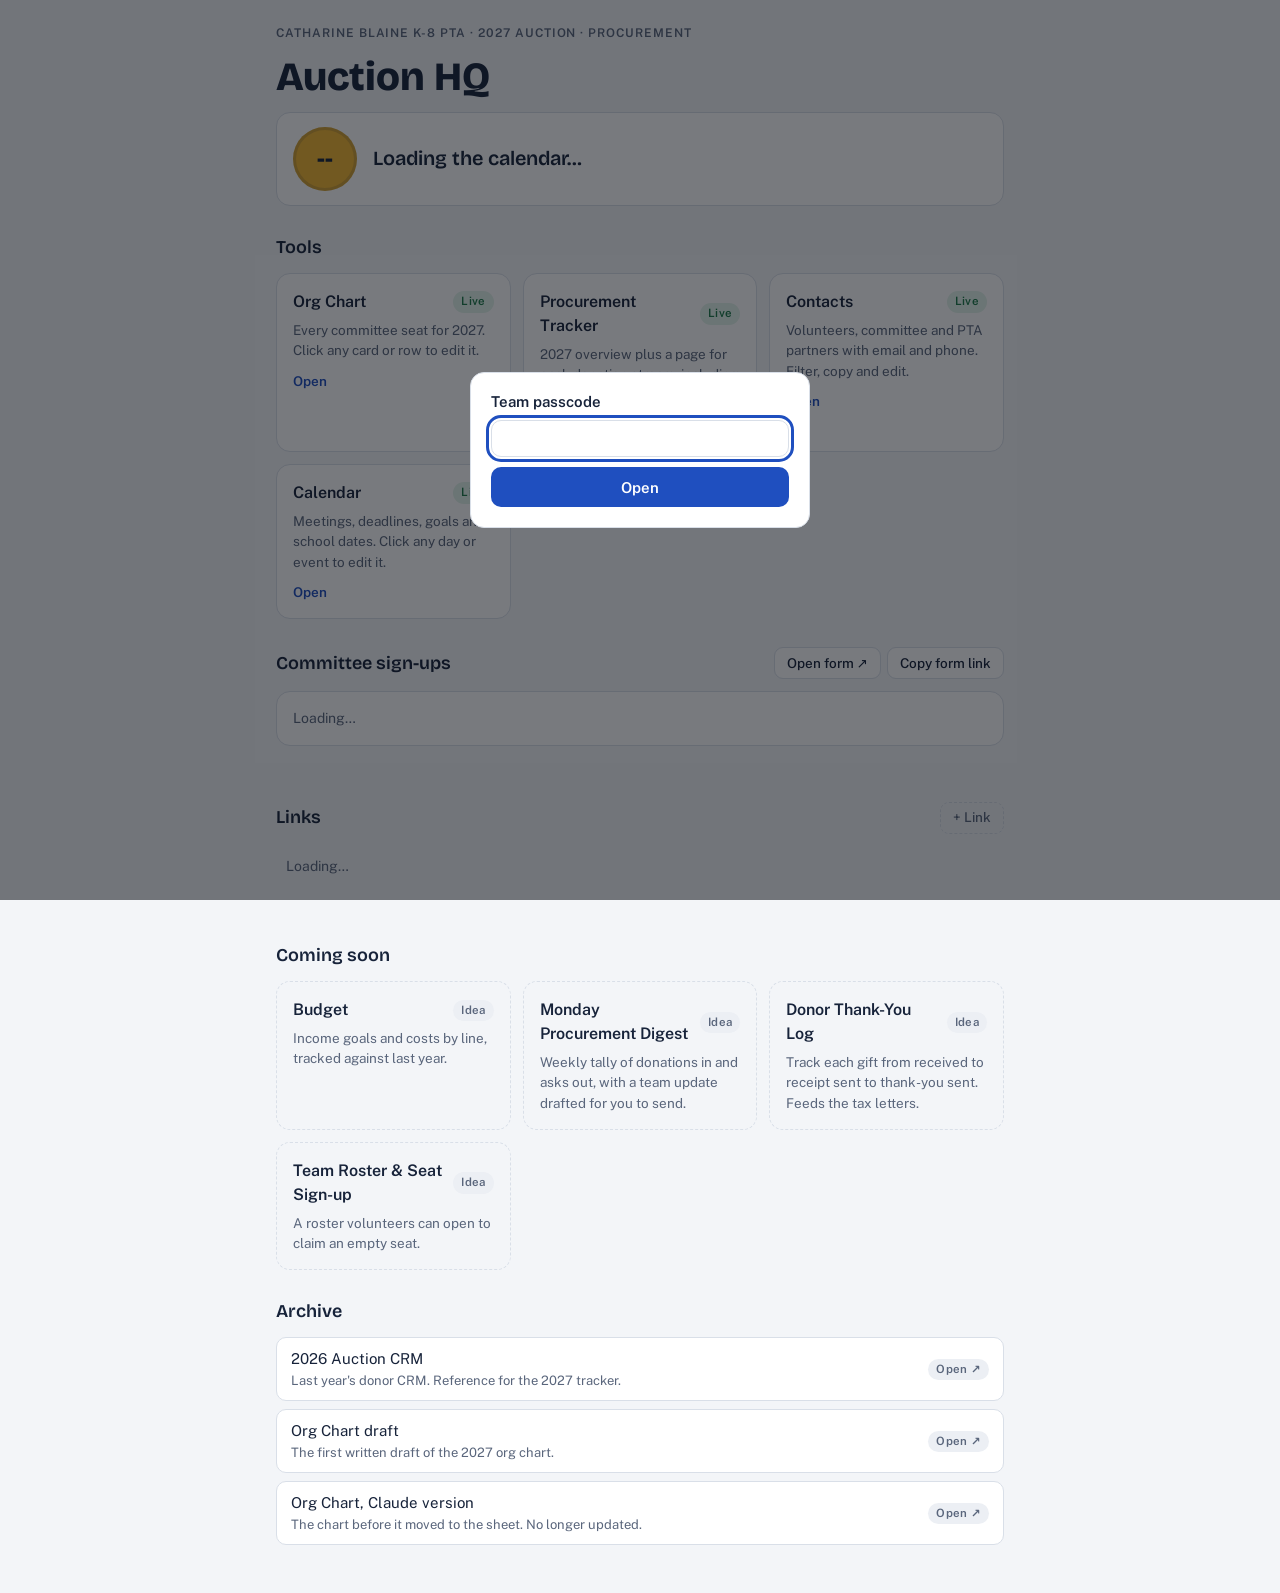
<file: index.html>
<!doctype html>
<html lang="en">
<head>
<meta charset="utf-8">
<meta name="viewport" content="width=device-width,initial-scale=1,viewport-fit=cover">
<title>Blaine Auction HQ</title>
<link rel="preconnect" href="https://fonts.googleapis.com">
<link rel="preconnect" href="https://fonts.gstatic.com" crossorigin>
<link rel="stylesheet" href="https://fonts.googleapis.com/css2?family=Bricolage+Grotesque:opsz,wght@12..96,600;12..96,800&family=Public+Sans:wght@400;500;600&display=swap">
<link rel="stylesheet" href="/lib/gate.css">
<style>
/* Layout: one narrow column. Countdown band on top (reads the Calendar tab), then tools, sign-ups, links, ideas, archive. */
:root {
  --bg: #f3f5f8; --surface: #ffffff; --sunk: #eceff4; --ink: #17233a; --muted: #5a667c; --line: #d9dfe8;
  --accent: #1f4fbf; --accent-ink: #ffffff; --paddle: #f2b632; --danger: #b0261d;
  --chip-live: #1d7a4a; --chip-live-bg: #e3f3ea; --chip-preview: #8a5a00; --chip-preview-bg: #fbefd2; --chip-idea-bg: #eceff4;
  --display: "Bricolage Grotesque", "Segoe UI", system-ui, sans-serif;
  --body: "Public Sans", "Segoe UI", system-ui, -apple-system, sans-serif;
  color-scheme: light;
}
@media (prefers-color-scheme: dark) {
  :root:not([data-theme="light"]) {
    --bg: #0f1520; --surface: #172131; --sunk: #222c3c; --ink: #e6ebf3; --muted: #9aa6ba; --line: #2a3648;
    --accent: #7ea2ff; --accent-ink: #0f1520; --danger: #ff958b;
    --chip-live: #7fd6a4; --chip-live-bg: #173328; --chip-preview: #f2c46a; --chip-preview-bg: #3a2f14; --chip-idea-bg: #222c3c;
    color-scheme: dark;
  }
}
* { box-sizing: border-box; }
body { margin: 0; background: var(--bg); color: var(--ink); font-family: var(--body); font-size: 15px; line-height: 1.5; }
button, input, select { font: inherit; color: inherit; }
[hidden] { display: none !important; }
.sr { position: absolute; width: 1px; height: 1px; overflow: hidden; clip: rect(0 0 0 0); white-space: nowrap; }
.wrap {
  max-width: 760px; margin: 0 auto;
  padding-left: max(16px, env(safe-area-inset-left, 0px)); padding-right: max(16px, env(safe-area-inset-right, 0px));
  padding-block: calc(24px + env(safe-area-inset-top, 0px)) 48px;
  display: grid; gap: 28px;
}
header { display: grid; gap: 14px; }
.eyebrow { font-size: 12px; letter-spacing: .08em; text-transform: uppercase; color: var(--muted); font-weight: 600; }
h1 { font-family: var(--display); font-weight: 800; font-size: clamp(28px, 6vw, 40px); line-height: 1.05; margin: 0; text-wrap: balance; }
.count { display: flex; align-items: center; gap: 16px; flex-wrap: wrap; background: var(--surface); border: 1px solid var(--line); border-radius: 14px; padding: 14px 16px; }
.paddle { flex: none; width: 64px; height: 64px; border-radius: 50%; background: var(--paddle); color: #17233a; display: grid; place-items: center;
  font-family: var(--display); font-weight: 800; font-size: 22px; font-variant-numeric: tabular-nums; box-shadow: inset 0 0 0 3px rgba(23,35,58,.15); }
.count-text { display: grid; gap: 2px; min-width: 0; flex: 1 1 240px; }
.count-big { font-family: var(--display); font-weight: 600; font-size: 20px; }
.count-sub { color: var(--muted); font-size: 13.5px; }
.target { justify-self: start; max-width: 100%; margin-top: 4px; padding: 4px 8px; border-radius: 8px; border: 1px solid var(--line); background: var(--bg); font-size: 13.5px; cursor: pointer; }
section { display: grid; gap: 12px; }
.sec-head { display: flex; justify-content: space-between; align-items: center; gap: 8px; flex-wrap: wrap; }
h2 { font-family: var(--display); font-weight: 600; font-size: 18px; margin: 0; }
h3 { font-size: 12px; letter-spacing: .06em; text-transform: uppercase; color: var(--muted); font-weight: 600; margin: 6px 0 0; }
.grid { display: grid; gap: 12px; grid-template-columns: repeat(auto-fill, minmax(220px, 1fr)); }
.tile { display: grid; gap: 6px; align-content: start; background: var(--surface); border: 1px solid var(--line); border-radius: 14px;
  padding: 16px; color: inherit; text-decoration: none; min-width: 0; transition: border-color .15s, transform .15s; }
a.tile:hover { border-color: var(--accent); transform: translateY(-1px); }
a:focus-visible, button:focus-visible, input:focus-visible, select:focus-visible { outline: 3px solid var(--accent); outline-offset: 2px; }
.tile-top { display: flex; justify-content: space-between; align-items: center; gap: 8px; }
.tile-name { font-weight: 600; font-size: 16px; }
.tile-desc { color: var(--muted); font-size: 13.5px; }
.open { color: var(--accent); font-weight: 600; font-size: 13.5px; margin-top: 4px; }
.chip { font-size: 11.5px; font-weight: 600; letter-spacing: .03em; padding: 2px 8px; border-radius: 999px; white-space: nowrap; }
.chip.live { color: var(--chip-live); background: var(--chip-live-bg); }
.chip.preview, .chip.new { color: var(--chip-preview); background: var(--chip-preview-bg); }
.chip.idea, .chip.archive { color: var(--muted); background: var(--chip-idea-bg); }
.tile.soon { background: transparent; border-style: dashed; }
.btn { display: inline-flex; align-items: center; gap: 6px; min-height: 32px; padding: 3px 12px; border-radius: 9px; border: 1px solid var(--line); background: var(--surface); cursor: pointer; font-size: 13.5px; font-weight: 500; text-decoration: none; color: inherit; }
.btn:hover { border-color: var(--muted); }
.btn.add { border-style: dashed; background: transparent; color: var(--muted); }
.btn:disabled { opacity: .5; cursor: default; }
.panel { background: var(--surface); border: 1px solid var(--line); border-radius: 14px; padding: 6px; display: grid; }
.row { display: flex; align-items: center; gap: 10px; padding: 9px 10px; min-width: 0; flex-wrap: wrap; }
.row + .row { border-top: 1px solid var(--line); }
.row .grow { flex: 1 1 220px; min-width: 0; display: grid; }
.row .sub { color: var(--muted); font-size: 13px; overflow-wrap: anywhere; }
.empty { color: var(--muted); padding: 10px; font-size: 14px; }
.links { display: grid; gap: 6px; }
.lk { display: flex; align-items: center; gap: 4px; min-width: 0; background: var(--surface); border: 1px solid var(--line); border-radius: 10px; padding: 2px 2px 2px 12px; }
.lk a { flex: 1; min-width: 0; color: inherit; text-decoration: none; padding: 6px 0; font-weight: 500; overflow: hidden; text-overflow: ellipsis; white-space: nowrap; }
.lk a:hover { color: var(--accent); }
.lk:hover .ic, .lk:focus-within .ic { opacity: 1; }
.ic { flex: none; width: 30px; height: 30px; border: 0; border-radius: 8px; background: transparent; color: var(--muted); cursor: pointer; opacity: .35; font-size: 14px; }
.ic:hover { background: var(--sunk); color: var(--ink); }
@media (hover: none) { .ic { opacity: .8; } }
.lgrid { display: grid; gap: 6px; grid-template-columns: repeat(auto-fill, minmax(220px, 1fr)); }
.lform { display: grid; gap: 6px; grid-template-columns: 1fr; background: var(--surface); border: 1px solid var(--accent); border-radius: 10px; padding: 8px; grid-column: 1 / -1; }
.lform input { width: 100%; padding: 6px 9px; border: 1px solid var(--line); border-radius: 8px; background: var(--bg); }
.lform .acts { display: flex; gap: 6px; justify-content: flex-end; flex-wrap: wrap; }
@media (min-width: 560px) { .lform { grid-template-columns: 1fr 1.4fr .8fr; } .lform .acts { grid-column: 1 / -1; } }
.msg { font-size: 13px; color: var(--muted); min-height: 1.2em; }
.msg.bad { color: var(--danger); }
.archive-list { display: grid; gap: 8px; }
.archive-list a { display: flex; justify-content: space-between; gap: 12px; align-items: center; padding: 10px 14px; border: 1px solid var(--line);
  border-radius: 10px; color: inherit; text-decoration: none; background: var(--surface); }
.archive-list a:hover { border-color: var(--accent); }
.archive-list span:first-child { min-width: 0; }
.arch-desc { display: block; color: var(--muted); font-size: 13px; }
@media (prefers-reduced-motion: reduce) { .tile { transition: none; } a.tile:hover { transform: none; } }
</style>
</head>
<body>
<div class="wrap">
  <header>
    <div class="eyebrow">Catharine Blaine K-8 PTA · 2027 Auction · Procurement</div>
    <h1>Auction HQ</h1>
    <div class="count" aria-live="polite">
      <div class="paddle" id="days">--</div>
      <div class="count-text">
        <div class="count-big" id="count-big">Loading the calendar…</div>
        <div class="count-sub" id="count-sub"></div>
        <label class="sr" for="target">Count down to</label>
        <select class="target" id="target" hidden></select>
      </div>
    </div>
  </header>

  <section aria-labelledby="h-tools"><h2 id="h-tools">Tools</h2><div class="grid" id="tools"></div></section>

  <section aria-labelledby="h-signup">
    <div class="sec-head">
      <h2 id="h-signup">Committee sign-ups</h2>
      <div style="display:flex;gap:6px;flex-wrap:wrap">
        <a class="btn" href="/signup/" target="_blank" rel="noopener">Open form ↗</a>
        <button type="button" class="btn" id="copyForm">Copy form link</button>
      </div>
    </div>
    <div class="panel" id="signups"><div class="empty">Loading…</div></div>
    <div class="msg" id="signupMsg" role="status"></div>
  </section>

  <section aria-labelledby="h-links">
    <div class="sec-head"><h2 id="h-links">Links</h2><button type="button" class="btn add" id="addLink">+ Link</button></div>
    <div class="links" id="links"><div class="empty">Loading…</div></div>
    <div class="msg" id="linkMsg" role="status"></div>
  </section>

  <section aria-labelledby="h-soon"><h2 id="h-soon">Coming soon</h2><div class="grid" id="soon"></div></section>
  <section aria-labelledby="h-archive"><h2 id="h-archive">Archive</h2><div class="archive-list" id="archive"></div></section>
</div>
<script type="module">
import { read, upsert, patch, remove, poll } from '/lib/api.js';

// Edit this block to add or change tools. status: "live", "preview", "idea" or "archive".
const FALLBACK = { id: '', date: '2027-05-01', title: 'Auction night', status: 'tentative' };
const TOOLS = [
  { name: "Org Chart", status: "live", url: "/org/",
    desc: "Every committee seat for 2027. Click any card or row to edit it." },
  { name: "Procurement Tracker", status: "live", url: "/tracker/",
    desc: "2027 overview plus a page for each donation stream, including the business donations CRM." },
  { name: "Contacts", status: "live", url: "/contacts/",
    desc: "Volunteers, committee and PTA partners with email and phone. Filter, copy and edit." },
  { name: "Calendar", status: "live", url: "/calendar/",
    desc: "Meetings, deadlines, goals and school dates. Click any day or event to edit it." },
  { name: "Budget", status: "idea", desc: "Income goals and costs by line, tracked against last year." },
  { name: "Monday Procurement Digest", status: "idea", desc: "Weekly tally of donations in and asks out, with a team update drafted for you to send." },
  { name: "Donor Thank-You Log", status: "idea", desc: "Track each gift from received to receipt sent to thank-you sent. Feeds the tax letters." },
  { name: "Team Roster & Seat Sign-up", status: "idea", desc: "A roster volunteers can open to claim an empty seat." },
  { name: "2026 Auction CRM", status: "archive", url: "https://blaine-pta-crm.vercel.app", desc: "Last year's donor CRM. Reference for the 2027 tracker." },
  { name: "Org Chart draft", status: "archive", url: "https://claude.ai/artifact/SJfLBDiDGaYRtyHWgRMaPJ", desc: "The first written draft of the 2027 org chart." },
  { name: "Org Chart, Claude version", status: "archive", url: "https://claude.ai/artifact/Vjj26xwkQd9d2E6Ufk1qCY",
    desc: "The chart before it moved to the sheet. No longer updated." }
];

const $ = id => document.getElementById(id);
const CHIP = { live: "Live", preview: "Preview", idea: "Idea", archive: "Archive" };
const el = (tag, cls, text) => { const n = document.createElement(tag); if (cls) n.className = cls; if (text != null) n.textContent = text; return n; };
const external = url => /^https?:/.test(url);
const rid = p => p + Date.now().toString(36) + Math.random().toString(36).slice(2, 6);
function link(a, url) { a.href = url; if (external(url)) { a.target = "_blank"; a.rel = "noopener"; } }
function say(id, text, bad) { const m = $(id); m.textContent = text || ''; m.classList.toggle('bad', !!bad); }

/* ---------- tools ---------- */
function tile(t) {
  const isLink = !!t.url && t.status !== "idea";
  const n = el(isLink ? "a" : "div", "tile" + (isLink ? "" : " soon"));
  if (isLink) link(n, t.url);
  const top = el("div", "tile-top");
  top.append(el("span", "tile-name", t.name), el("span", "chip " + t.status, CHIP[t.status] || t.status));
  n.append(top, el("div", "tile-desc", t.desc));
  if (isLink) n.append(el("div", "open", external(t.url) ? "Open ↗" : "Open"));
  return n;
}
function renderTools() {
  const tools = $("tools"), soon = $("soon"), arch = $("archive");
  TOOLS.forEach(t => {
    if (t.status === "archive") {
      const a = el("a"); link(a, t.url);
      const left = el("span"); left.append(el("span", null, t.name), el("span", "arch-desc", t.desc));
      a.append(left, el("span", "chip archive", "Open ↗"));
      arch.append(a);
    } else if (t.status === "idea") soon.append(tile(t));
    else tools.append(tile(t));
  });
  arch.closest("section").hidden = !arch.children.length;
  soon.closest("section").hidden = !soon.children.length;
}

/* ---------- countdown: auction night plus major milestones from the Calendar tab ---------- */
const MAJOR = ['deadline', 'goal', 'event'];
const KEY = 'hq.countdown';
let calendar = [];
function todayPT() {
  return new Intl.DateTimeFormat("en-CA", { timeZone: "America/Los_Angeles", year: "numeric", month: "2-digit", day: "2-digit" }).format(new Date());
}
const daysTo = d => Math.round((new Date(d + "T00:00:00Z") - new Date(todayPT() + "T00:00:00Z")) / 86400000);
const longDate = d => new Date(d + "T12:00:00Z").toLocaleDateString("en-US", { weekday: "long", month: "long", day: "numeric", year: "numeric", timeZone: "UTC" });
const shortDate = d => new Date(d + "T12:00:00Z").toLocaleDateString("en-US", { month: "short", day: "numeric", timeZone: "UTC" });
function auctionRow() {
  return calendar.find(r => /auction night/i.test(r.title)) || calendar.find(r => r.type === 'event' && /auction/i.test(r.title)) || FALLBACK;
}
function targets() {
  const a = auctionRow(), today = todayPT();
  const rest = calendar.filter(r => r !== a && r.date >= today && r.status !== 'done' && MAJOR.includes(r.type))
    .sort((x, y) => x.date.localeCompare(y.date) || String(x.time).localeCompare(String(y.time)));
  return [a, ...rest];
}
function readKey() { try { return localStorage.getItem(KEY) || ''; } catch (e) { return ''; } }
function renderCountdown() {
  const list = targets(), sel = $("target");
  const want = sel.value || readKey();
  sel.innerHTML = '';
  list.forEach((r, i) => {
    const o = el("option", null, (i === 0 ? r.title : shortDate(r.date) + " · " + r.title) + " · " + daysTo(r.date) + "d");
    o.value = r.id || 'auction';
    sel.append(o);
  });
  if ([...sel.options].some(o => o.value === want)) sel.value = want;
  sel.hidden = list.length < 2;
  const r = list.find(x => (x.id || 'auction') === sel.value) || list[0];
  const days = daysTo(r.date), d = $("days"), big = $("count-big");
  const name = r === list[0] ? "auction night" : r.title;
  if (days > 0) { d.textContent = days; big.textContent = (days === 1 ? "day" : "days") + " to " + name; }
  else if (days === 0) { d.textContent = "0"; big.textContent = r.title + " is today"; }
  else { d.textContent = "✓"; big.textContent = r.title + " has passed"; }
  const weeks = days > 13 ? " · about " + Math.round(days / 7) + " weeks" : "";
  $("count-sub").textContent = longDate(r.date) + (r.status === 'tentative' ? " (tentative)" : "") + weeks;
}
$("target").addEventListener("change", e => { try { localStorage.setItem(KEY, e.target.value); } catch (x) {} renderCountdown(); });

/* ---------- links: the Links tab, click the pencil to edit in place ---------- */
let links = [], editing = null, armed = null, linkBusy = false;
const byOrder = (a, b) => (Number(a.order) || 0) - (Number(b.order) || 0);
function groups() { const g = []; links.slice().sort(byOrder).forEach(l => { const k = l.group || 'Main'; if (!g.includes(k)) g.push(k); }); return g; }
function linkForm(l) {
  const f = el("form", "lform");
  f.innerHTML = `<input name="name" placeholder="Name" aria-label="Link name" required>
    <input name="url" placeholder="https://…" aria-label="Link address" required>
    <input name="group" placeholder="Group" aria-label="Group" list="groupList">
    <div class="acts">${l.id ? '<button type="button" class="btn" data-del>Delete</button>' : ''}<button type="button" class="btn" data-cancel>Cancel</button><button type="submit" class="btn">Save</button></div>`;
  f.elements.name.value = l.name || ''; f.elements.url.value = l.url || ''; f.elements.group.value = l.group || 'Main';
  f.addEventListener("submit", e => { e.preventDefault(); saveLink(l, f); });
  f.querySelector("[data-cancel]").addEventListener("click", () => { editing = null; renderLinks(); });
  const del = f.querySelector("[data-del]");
  if (del) del.addEventListener("click", () => deleteLink(l, del));
  f.addEventListener("keydown", e => { if (e.key === "Escape") { editing = null; renderLinks(); } });
  return f;
}
function renderLinks() {
  const host = $("links"); host.textContent = '';
  const dl = el("datalist"); dl.id = "groupList"; groups().forEach(g => { const o = el("option"); o.value = g; dl.append(o); }); host.append(dl);
  if (!links.length && editing !== 'new') host.append(el("div", "empty", "No links yet."));
  groups().forEach(g => {
    host.append(el("h3", null, g));
    const grid = el("div", "lgrid");
    links.filter(l => (l.group || 'Main') === g).sort(byOrder).forEach(l => {
      if (editing === l.id) { grid.append(linkForm(l)); return; }
      const row = el("div", "lk");
      const a = el("a", null, l.name || l.url); link(a, l.url); a.title = l.url;
      const ed = el("button", "ic", "✎"); ed.type = "button"; ed.setAttribute("aria-label", "Edit " + l.name);
      ed.addEventListener("click", () => { editing = l.id; armed = null; renderLinks(); focusForm(); });
      row.append(a, ed); grid.append(row);
    });
    host.append(grid);
  });
  if (editing === 'new') { const grid = el("div", "lgrid"); grid.append(linkForm({ group: groups()[0] || 'Main' })); host.append(grid); }
}
function focusForm() { setTimeout(() => { const f = document.querySelector(".lform input"); if (f) f.focus(); }, 0); }
async function saveLink(l, f) {
  if (linkBusy) return;
  const v = k => f.elements[k].value.trim();
  let url = v('url'); if (url && !/^https?:\/\//i.test(url)) url = 'https://' + url;
  const row = { id: l.id || rid('ln-'), name: v('name'), url, group: v('group') || 'Main', note: l.note || '',
    order: l.order || String(Math.max(0, ...links.map(x => Number(x.order) || 0)) + 1), updatedAt: new Date().toISOString() };
  if (!row.name || !row.url) return;
  linkBusy = true; say('linkMsg', 'Saving…');
  try { await upsert('Links', row); const i = links.findIndex(x => x.id === row.id); if (i > -1) links[i] = row; else links.push(row); editing = null; renderLinks(); say('linkMsg', 'Saved'); }
  catch (e) { say('linkMsg', 'Not saved. Try again.', true); }
  linkBusy = false;
}
async function deleteLink(l, btn) {
  if (linkBusy) return;
  if (armed !== l.id) { armed = l.id; btn.textContent = 'Delete?'; return; }
  linkBusy = true; say('linkMsg', 'Deleting…');
  try { await remove('Links', l.id); links = links.filter(x => x.id !== l.id); editing = null; armed = null; renderLinks(); say('linkMsg', 'Deleted'); }
  catch (e) { say('linkMsg', 'Not deleted. Try again.', true); }
  linkBusy = false;
}
$("addLink").addEventListener("click", () => { editing = 'new'; renderLinks(); focusForm(); });

/* ---------- committee sign-ups: the public /signup/ form writes to the Signups tab ---------- */
let signups = [];
const TEAM = h => /event night|set up|decor/i.test(h) ? 'Event' : 'Procurement';
function renderSignups() {
  const host = $("signups"); host.textContent = '';
  if (!signups.length) { host.append(el("div", "empty", "No sign-ups yet.")); return; }
  signups.slice().sort((a, b) => String(b.at).localeCompare(String(a.at))).forEach(s => {
    const row = el("div", "row"), g = el("div", "grow");
    g.append(el("strong", null, s.name), el("span", "sub", [s.help, s.email, s.phone].filter(Boolean).join(" · ")));
    if (s.note) g.append(el("span", "sub", s.note));
    row.append(g);
    if (s.status === 'added') row.append(el("span", "chip live", "In Contacts"));
    else {
      const b = el("button", "btn", "Add to Contacts"); b.type = "button";
      b.addEventListener("click", () => addContact(s, b));
      row.append(el("span", "chip new", "New"), b);
    }
    host.append(row);
  });
}
async function addContact(s, btn) {
  btn.disabled = true; say('signupMsg', 'Adding…');
  const c = { id: rid('c-'), name: s.name, role: s.help || '', email: s.email || '', phone: s.phone || '', status: '2027', team: TEAM(s.help || ''),
    notes: s.note ? 'Signed up: ' + s.note : 'Signed up on the form', updatedAt: new Date().toISOString() };
  try { await upsert('Contacts', c); await patch('Signups', s.id, { status: 'added', updatedAt: c.updatedAt }); s.status = 'added'; renderSignups(); say('signupMsg', s.name + ' added to Contacts.'); }
  catch (e) { btn.disabled = false; say('signupMsg', 'Not added. Try again.', true); }
}
$("copyForm").addEventListener("click", async () => {
  try { await navigator.clipboard.writeText(location.origin + "/signup/"); $("copyForm").textContent = "Copied"; setTimeout(() => { $("copyForm").textContent = "Copy form link"; }, 1200); }
  catch (e) { say('signupMsg', location.origin + "/signup/"); }
});

/* ---------- start ---------- */
renderTools();
async function load(first) {
  if (editing || linkBusy) return;
  try {
    const t = await read(['Calendar', 'Links', 'Signups']);
    calendar = (t.Calendar || []).filter(r => r.date && r.title);
    links = (t.Links || []).filter(l => l.id && l.url);
    signups = (t.Signups || []).filter(s => s.id);
    renderCountdown(); renderLinks(); renderSignups();
  } catch (e) {
    if (first) { renderCountdown(); $("links").innerHTML = '<div class="empty">Links couldn’t load. Reload the page.</div>'; $("signups").innerHTML = '<div class="empty">Sign-ups couldn’t load.</div>'; }
  }
}
load(true);
poll(() => load(false), 60000);
</script>
</body>
</html>
</file>
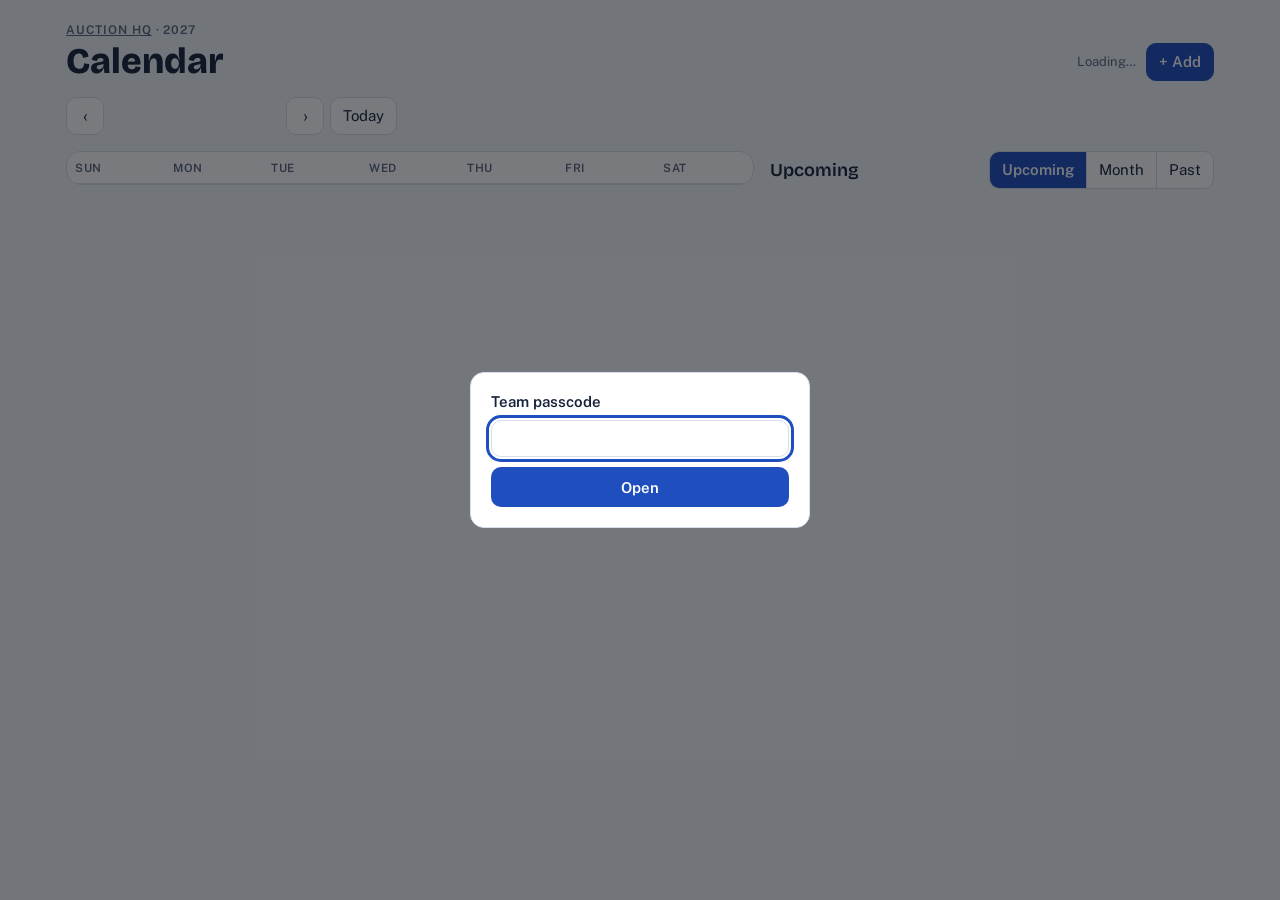
<file: calendar/index.html>
<!doctype html>
<html lang="en">
<head>
<meta charset="utf-8">
<meta name="viewport" content="width=device-width,initial-scale=1,viewport-fit=cover">
<title>Blaine Auction Calendar</title>
<link rel="preconnect" href="https://fonts.googleapis.com">
<link rel="preconnect" href="https://fonts.gstatic.com" crossorigin>
<link rel="stylesheet" href="https://fonts.googleapis.com/css2?family=Bricolage+Grotesque:opsz,wght@12..96,600;12..96,800&family=Public+Sans:wght@400;500;600&display=swap">
<link rel="stylesheet" href="/lib/gate.css">
<style>
/* Layout: month grid beside a list. Click a day to see it and add to it; click an event to edit it in place. Every change saves to the sheet's Calendar tab. Shares Auction HQ's palette. */
:root {
  --bg: #f3f5f8; --surface: #ffffff; --sunk: #eceff4; --ink: #17233a; --muted: #5a667c; --line: #d9dfe8;
  --accent: #1f4fbf; --accent-ink: #ffffff; --danger: #b0261d; --today: #f2b632;
  --meeting: #2a59a3; --meeting-bg: #e4ecf8;
  --deadline: #b0261d; --deadline-bg: #fbe6e4;
  --goal: #8a5a00; --goal-bg: #fbefd2;
  --school: #1d7a4a; --school-bg: #e3f3ea;
  --event: #6b3fa0; --event-bg: #efe7f8;
  --display: "Bricolage Grotesque", "Segoe UI", system-ui, sans-serif;
  --body: "Public Sans", "Segoe UI", system-ui, -apple-system, sans-serif;
  color-scheme: light;
}
@media (prefers-color-scheme: dark) {
  :root:not([data-theme="light"]) {
    --bg: #0f1520; --surface: #172131; --sunk: #222c3c; --ink: #e6ebf3; --muted: #9aa6ba; --line: #2a3648;
    --accent: #7ea2ff; --accent-ink: #0f1520; --danger: #ff958b;
    --meeting: #93b8f6; --meeting-bg: #18263d; --deadline: #ff958b; --deadline-bg: #3b1a18;
    --goal: #f2c46a; --goal-bg: #3a2f14; --school: #7fd6a4; --school-bg: #173328; --event: #c9a6f2; --event-bg: #2c1f3d;
    color-scheme: dark;
  }
}
:root[data-theme="dark"] {
  --bg: #0f1520; --surface: #172131; --sunk: #222c3c; --ink: #e6ebf3; --muted: #9aa6ba; --line: #2a3648;
  --accent: #7ea2ff; --accent-ink: #0f1520; --danger: #ff958b;
  --meeting: #93b8f6; --meeting-bg: #18263d; --deadline: #ff958b; --deadline-bg: #3b1a18;
  --goal: #f2c46a; --goal-bg: #3a2f14; --school: #7fd6a4; --school-bg: #173328; --event: #c9a6f2; --event-bg: #2c1f3d;
  color-scheme: dark;
}
* { box-sizing: border-box; }
body { margin: 0; background: var(--bg); color: var(--ink); font-family: var(--body); font-size: 15px; line-height: 1.45; }
button, input, select, textarea { font: inherit; color: inherit; }
:focus-visible { outline: 3px solid var(--accent); outline-offset: 2px; border-radius: 6px; }
[hidden] { display: none !important; }
.sr { position: absolute; width: 1px; height: 1px; overflow: hidden; clip: rect(0 0 0 0); white-space: nowrap; }
.wrap {
  max-width: 1180px; margin: 0 auto; display: grid; gap: 16px;
  padding-left: max(16px, env(safe-area-inset-left, 0px));
  padding-right: max(16px, env(safe-area-inset-right, 0px));
  padding-block: 22px 48px;
}
header { display: flex; flex-wrap: wrap; gap: 8px 16px; align-items: end; justify-content: space-between; }
.eyebrow { font-size: 12px; letter-spacing: .08em; text-transform: uppercase; color: var(--muted); font-weight: 600; margin: 0 0 4px; }
.eyebrow a { color: inherit; }
h1 { font-family: var(--display); font-weight: 800; font-size: clamp(26px, 5vw, 36px); line-height: 1.05; margin: 0; }
.head-right { display: flex; gap: 10px; align-items: center; }
.savestate { font-size: 13px; color: var(--muted); }
.savestate.bad { color: var(--danger); font-weight: 600; }
.btn { border: 1px solid var(--line); background: var(--surface); border-radius: 10px; padding: 7px 12px; cursor: pointer; min-height: 38px; }
.btn:hover { border-color: var(--accent); }
.btn.primary { background: var(--accent); color: var(--accent-ink); border-color: var(--accent); font-weight: 600; }
.btn.icon { width: 38px; padding: 0; font-size: 18px; line-height: 1; }
.bar { display: flex; flex-wrap: wrap; gap: 10px 14px; align-items: center; justify-content: space-between; }
.nav { display: flex; gap: 6px; align-items: center; }
.month-name { font-family: var(--display); font-weight: 600; font-size: 20px; min-width: 170px; text-align: center; }
.types { display: flex; flex-wrap: wrap; gap: 6px; }
.tchip { display: inline-flex; align-items: center; gap: 6px; border: 1px solid var(--line); background: var(--surface); border-radius: 999px; padding: 4px 11px; cursor: pointer; font-size: 13px; }
.tchip i { width: 10px; height: 10px; border-radius: 50%; background: var(--c); }
.tchip[aria-pressed="false"] { opacity: .45; }
.tchip[aria-pressed="false"] i { background: transparent; box-shadow: inset 0 0 0 2px var(--c); }

.layout { display: grid; gap: 16px; align-items: start; }
@media (min-width: 920px) { .layout { grid-template-columns: minmax(0, 1.55fr) minmax(320px, 1fr); } .side { position: sticky; top: 12px; max-height: calc(100vh - 24px); overflow: auto; } }

.month { background: var(--surface); border: 1px solid var(--line); border-radius: 14px; overflow: hidden; }
.dow, .weeks { display: grid; grid-template-columns: repeat(7, minmax(0, 1fr)); }
.dow div { font-size: 11.5px; font-weight: 600; letter-spacing: .06em; text-transform: uppercase; color: var(--muted); padding: 8px 8px 6px; border-bottom: 1px solid var(--line); }
.day { min-height: 104px; border-right: 1px solid var(--line); border-bottom: 1px solid var(--line); padding: 4px 4px 6px; display: flex; flex-direction: column; gap: 3px; cursor: pointer; min-width: 0; }
.day:nth-child(7n) { border-right: 0; }
.day.out { background: var(--sunk); }
.day.out .dnum { color: var(--muted); }
.day.sel { box-shadow: inset 0 0 0 2px var(--accent); }
.dnum { align-self: flex-start; border: 0; background: none; padding: 2px 6px; border-radius: 999px; font-size: 13px; font-weight: 600; cursor: pointer; font-variant-numeric: tabular-nums; }
.day.today .dnum { background: var(--today); color: #17233a; }
.ev { display: block; width: 100%; text-align: left; border: 0; border-left: 3px solid var(--c); background: var(--cb); color: var(--ink); border-radius: 5px; padding: 1px 5px; font-size: 12px; line-height: 1.35; white-space: nowrap; overflow: hidden; text-overflow: ellipsis; cursor: pointer; }
.ev.tent { background: transparent; border: 1px dashed var(--c); border-left: 3px solid var(--c); }
.ev.done { text-decoration: line-through; opacity: .6; }
.more { border: 0; background: none; padding: 0 5px; font-size: 11.5px; color: var(--muted); text-align: left; cursor: pointer; }
.dots { display: none; gap: 3px; flex-wrap: wrap; padding: 0 4px; }
.dots i { width: 7px; height: 7px; border-radius: 50%; background: var(--c); }
@media (max-width: 640px) {
  .day { min-height: 54px; padding: 3px 2px; align-items: center; }
  .dnum { align-self: center; padding: 2px 5px; }
  .day .ev, .day .more { display: none; }
  .dots { display: flex; justify-content: center; }
  .dow div { padding: 6px 2px; text-align: center; }
}

.side { display: grid; gap: 10px; align-content: start; }
.seg { display: inline-flex; border: 1px solid var(--line); border-radius: 10px; overflow: hidden; background: var(--surface); }
.seg button { border: 0; background: none; padding: 6px 12px; cursor: pointer; min-height: 36px; }
.seg button + button { border-left: 1px solid var(--line); }
.seg button[aria-pressed="true"] { background: var(--accent); color: var(--accent-ink); font-weight: 600; }
.list-head { display: flex; justify-content: space-between; align-items: center; gap: 8px; flex-wrap: wrap; }
.list-title { font-family: var(--display); font-weight: 600; font-size: 18px; margin: 0; }
.group { font-size: 12px; letter-spacing: .08em; text-transform: uppercase; color: var(--muted); font-weight: 600; margin: 8px 2px 0; }
.empty { color: var(--muted); font-size: 14px; padding: 10px 2px; }
ul.rows { list-style: none; margin: 0; padding: 0; display: grid; gap: 6px; }
.row { background: var(--surface); border: 1px solid var(--line); border-left: 4px solid var(--c); border-radius: 10px; }
.row.tent { border-style: dashed; border-left-style: solid; }
.row.open { border-color: var(--accent); border-left-color: var(--c); }
.row.hit { animation: hit 1.2s ease-out; }
@keyframes hit { from { box-shadow: 0 0 0 4px var(--accent); } to { box-shadow: 0 0 0 0 transparent; } }
.rtop { display: grid; grid-template-columns: 46px minmax(0, 1fr) auto; gap: 10px; align-items: center; padding: 8px 10px 8px 8px; cursor: pointer; }
.when { text-align: center; line-height: 1.05; }
.when b { display: block; font-family: var(--display); font-size: 19px; font-variant-numeric: tabular-nums; }
.when span { font-size: 11px; text-transform: uppercase; letter-spacing: .06em; color: var(--muted); }
.rmain { min-width: 0; display: grid; gap: 1px; }
.fx { border: 1px solid transparent; background: transparent; border-radius: 6px; padding: 2px 5px; margin-left: -5px; width: 100%; min-width: 0; }
.fx:hover { border-color: var(--line); }
.fx:focus { border-color: var(--accent); background: var(--bg); outline: none; }
.ttl { font-weight: 600; }
.row.done .ttl { text-decoration: line-through; color: var(--muted); }
.meta { font-size: 12.5px; color: var(--muted); white-space: nowrap; overflow: hidden; text-overflow: ellipsis; }
.tag { font-size: 11px; font-weight: 600; letter-spacing: .03em; padding: 2px 8px; border-radius: 999px; color: var(--c); background: var(--cb); white-space: nowrap; }
.rbody { display: grid; gap: 8px; padding: 2px 12px 12px; }
.fields { display: grid; grid-template-columns: repeat(auto-fill, minmax(130px, 1fr)); gap: 8px; }
.field { display: grid; gap: 2px; font-size: 12px; color: var(--muted); }
.field input, .field select, .field textarea { font-size: 14px; color: var(--ink); border: 1px solid var(--line); border-radius: 8px; background: var(--bg); padding: 6px 8px; min-height: 36px; width: 100%; }
.field textarea { min-height: 60px; resize: vertical; }
.field.wide { grid-column: 1 / -1; }
.rfoot { display: flex; justify-content: space-between; align-items: center; gap: 8px; }
.del { border: 0; background: none; color: var(--danger); cursor: pointer; padding: 4px 0; font-size: 13px; }
.stamp { font-size: 11.5px; color: var(--muted); }
.row.draft { border-style: dashed; }
.toast { position: fixed; left: 50%; bottom: max(16px, env(safe-area-inset-bottom, 0px)); transform: translateX(-50%); background: var(--ink); color: var(--bg); padding: 10px 14px; border-radius: 12px; display: flex; gap: 14px; align-items: center; z-index: 50; font-size: 14px; max-width: calc(100% - 32px); }
.toast button { border: 0; background: none; color: inherit; font-weight: 700; text-decoration: underline; cursor: pointer; }
@media (prefers-reduced-motion: reduce) { .row.hit { animation: none; } }
</style>
</head>
<body>
<div class="wrap">
  <header>
    <div>
      <p class="eyebrow"><a href="/">Auction HQ</a> · 2027</p>
      <h1>Calendar</h1>
    </div>
    <div class="head-right">
      <span class="savestate" id="saveState" role="status" aria-live="polite">Loading…</span>
      <button type="button" class="btn primary" id="addBtn">+ Add</button>
    </div>
  </header>

  <div class="bar">
    <div class="nav">
      <button type="button" class="btn icon" id="prev" aria-label="Previous month">‹</button>
      <h2 class="month-name" id="monthName" aria-live="polite"></h2>
      <button type="button" class="btn icon" id="next" aria-label="Next month">›</button>
      <button type="button" class="btn" id="todayBtn">Today</button>
    </div>
    <div class="types" id="types" role="group" aria-label="Show types"></div>
  </div>

  <div class="layout">
    <section class="month" aria-label="Month">
      <div class="dow" aria-hidden="true"><div>Sun</div><div>Mon</div><div>Tue</div><div>Wed</div><div>Thu</div><div>Fri</div><div>Sat</div></div>
      <div class="weeks" id="weeks"></div>
    </section>
    <section class="side" aria-labelledby="listTitle">
      <div class="list-head">
        <h2 class="list-title" id="listTitle">Upcoming</h2>
        <div class="seg" role="group" aria-label="List">
          <button type="button" data-mode="up" aria-pressed="true">Upcoming</button>
          <button type="button" data-mode="month" aria-pressed="false">Month</button>
          <button type="button" data-mode="past" aria-pressed="false">Past</button>
        </div>
      </div>
      <div id="list"></div>
    </section>
  </div>
</div>
<div class="toast" id="toast" hidden><span id="toastText"></span><button type="button" id="toastUndo">Undo</button></div>

<script type="module">
import * as live from '/lib/api.js';

const TAB = 'Calendar';
const TYPES = [
  { id: 'meeting', name: 'Meeting' },
  { id: 'deadline', name: 'Deadline' },
  { id: 'goal', name: 'Goal' },
  { id: 'school', name: 'School' },
  { id: 'event', name: 'Event' }
];
const STATUS = [['set', 'Set'], ['tentative', 'Tentative'], ['done', 'Done']];
const FIELDS = ['id', 'date', 'end', 'time', 'title', 'type', 'status', 'owner', 'note', 'source', 'updatedAt'];
const TZ = 'America/Los_Angeles';

// ?demo runs the page on made-up rows in memory, for testing without the sheet.
const DEMO = new URLSearchParams(location.search).has('demo');
let api = live;

const $ = id => document.getElementById(id);
const esc = s => String(s ?? '').replace(/[&<>"']/g, c => ({ '&': '&amp;', '<': '&lt;', '>': '&gt;', '"': '&quot;', "'": '&#39;' }[c]));
const pad = n => String(n).padStart(2, '0');
const ymd = d => d.getUTCFullYear() + '-' + pad(d.getUTCMonth() + 1) + '-' + pad(d.getUTCDate());
const parse = s => new Date(s + 'T00:00:00Z');
const addDays = (s, n) => { const d = parse(s); d.setUTCDate(d.getUTCDate() + n); return ymd(d); };
const todayStr = () => new Intl.DateTimeFormat('en-CA', { timeZone: TZ, year: 'numeric', month: '2-digit', day: '2-digit' }).format(new Date());
const MON = ['Jan', 'Feb', 'Mar', 'Apr', 'May', 'Jun', 'Jul', 'Aug', 'Sep', 'Oct', 'Nov', 'Dec'];
const MONTHS = ['January', 'February', 'March', 'April', 'May', 'June', 'July', 'August', 'September', 'October', 'November', 'December'];
const DOW = ['Sun', 'Mon', 'Tue', 'Wed', 'Thu', 'Fri', 'Sat'];

let events = [];
let view = todayStr().slice(0, 7);          // 'YYYY-MM' shown in the grid
let mode = 'up';                             // up | month | past | day
let selDay = null;
let openId = null;
let draft = null;                            // unsaved new event, saved once it has a title
let shown = new Set(TYPES.map(t => t.id));
const timers = new Map();
let queue = Promise.resolve();
let pending = 0, failed = false;
let lastDeleted = null, toastTimer = null;

/* ---------- data ---------- */

// The sheet can hand back dates or times as timestamps; bring them back to plain text.
function cleanDate(v) {
  if (!v) return '';
  v = String(v);
  if (/^\d{4}-\d{2}-\d{2}$/.test(v)) return v;
  const d = new Date(v);
  if (isNaN(d)) return '';
  return new Intl.DateTimeFormat('en-CA', { timeZone: TZ, year: 'numeric', month: '2-digit', day: '2-digit' }).format(d);
}
function cleanTime(v) {
  if (!v) return '';
  v = String(v);
  const m = v.match(/^(\d{1,2}):(\d{2})/);
  if (m) return pad(+m[1]) + ':' + m[2];
  const d = new Date(v);
  if (isNaN(d)) return '';
  return new Intl.DateTimeFormat('en-GB', { timeZone: TZ, hour: '2-digit', minute: '2-digit', hourCycle: 'h23' }).format(d);
}
function clean(r) {
  const o = {};
  FIELDS.forEach(k => o[k] = r[k] == null ? '' : String(r[k]));
  o.date = cleanDate(r.date); o.end = cleanDate(r.end); o.time = cleanTime(r.time);
  if (!TYPES.some(t => t.id === o.type)) o.type = 'event';
  if (!STATUS.some(s => s[0] === o.status)) o.status = 'set';
  return o;
}
const last = e => (e.end && e.end > e.date) ? e.end : e.date;
const byWhen = (a, b) => (a.date + (a.time || '99')).localeCompare(b.date + (b.time || '99')) || a.title.localeCompare(b.title);
const visible = e => e.date && shown.has(e.type);
const onDay = (e, d) => e.date <= d && last(e) >= d;

async function load(quiet) {
  try {
    const tabs = await api.read([TAB]);
    const rows = (tabs[TAB] || []).map(clean).filter(r => r.id);
    // Keep anything mid-edit or waiting to save as it is on screen.
    const keep = new Map(events.filter(e => timers.has(e.id) || e.id === focusedId()).map(e => [e.id, e]));
    events = rows.map(r => keep.get(r.id) || r);
    keep.forEach((e, id) => { if (!events.some(x => x.id === id)) events.push(e); });
    if (!quiet) setState(events.length ? 'Saved' : 'Nothing saved yet');
    render();
  } catch (err) {
    if (!quiet) setState('Couldn’t load. Refresh to try again.', true);
  }
}

function focusedId() { const r = document.activeElement && document.activeElement.closest && document.activeElement.closest('[data-id]'); return r ? r.dataset.id : null; }

function setState(t, bad) { const s = $('saveState'); s.textContent = t; s.classList.toggle('bad', !!bad); }

function schedule(e) {
  clearTimeout(timers.get(e.id));
  setState('Saving…');
  timers.set(e.id, setTimeout(() => { timers.delete(e.id); send(() => api.upsert(TAB, { ...e, updatedAt: new Date().toISOString() })); }, 700));
}
function send(job) {
  pending++;
  queue = queue.then(job).then(() => { failed = false; }, () => { failed = true; }).finally(() => {
    pending--;
    if (!pending && !timers.size) setState(failed ? 'Couldn’t save. Edit again to retry.' : 'Saved', failed);
  });
}
function rid() { return 'cal-' + Date.now().toString(36) + Math.random().toString(36).slice(2, 5); }

/* ---------- rendering ---------- */

function render() { renderTypes(); renderMonth(); renderList(); }

function renderTypes() {
  const box = $('types');
  if (box.children.length) { [...box.children].forEach(b => b.setAttribute('aria-pressed', shown.has(b.dataset.t))); return; }
  box.innerHTML = TYPES.map(t => `<button type="button" class="tchip" data-t="${t.id}" aria-pressed="true" style="--c:var(--${t.id})"><i></i>${t.name}</button>`).join('');
}

function chipStyle(t) { return `--c:var(--${t});--cb:var(--${t}-bg)`; }

function renderMonth() {
  const [y, m] = view.split('-').map(Number);
  $('monthName').textContent = MONTHS[m - 1] + ' ' + y;
  const first = new Date(Date.UTC(y, m - 1, 1));
  const start = addDays(ymd(first), -first.getUTCDay());
  const daysIn = new Date(Date.UTC(y, m, 0)).getUTCDate();
  const cells = Math.ceil((first.getUTCDay() + daysIn) / 7) * 7;
  const today = todayStr();
  const evs = events.filter(visible).sort(byWhen);
  let html = '';
  for (let i = 0; i < cells; i++) {
    const d = addDays(start, i);
    const list = evs.filter(e => onDay(e, d));
    const cls = ['day'];
    if (d.slice(0, 7) !== view) cls.push('out');
    if (d === today) cls.push('today');
    if (mode === 'day' && d === selDay) cls.push('sel');
    const dt = parse(d);
    const label = `${DOW[dt.getUTCDay()]}, ${MONTHS[dt.getUTCMonth()]} ${dt.getUTCDate()}` + (list.length ? `, ${list.length} item${list.length > 1 ? 's' : ''}` : '');
    const chips = list.slice(0, 3).map(e => `<button type="button" class="ev${e.status === 'tentative' ? ' tent' : ''}${e.status === 'done' ? ' done' : ''}" data-ev="${esc(e.id)}" style="${chipStyle(e.type)}" title="${esc(e.title)}">${e.time && e.date === d ? `<span class="sr">${fmtTime(e.time)} </span>` : ''}${esc(e.title || 'Untitled')}</button>`).join('');
    const more = list.length > 3 ? `<button type="button" class="more" data-day="${d}">+${list.length - 3} more</button>` : '';
    const dots = list.length ? `<div class="dots" aria-hidden="true">${list.slice(0, 4).map(e => `<i style="--c:var(--${e.type})"></i>`).join('')}</div>` : '';
    html += `<div class="${cls.join(' ')}" data-day="${d}"><button type="button" class="dnum" data-day="${d}" aria-label="${label}">${dt.getUTCDate()}</button>${chips}${more}${dots}</div>`;
  }
  $('weeks').innerHTML = html;
}

function fmtTime(t) {
  if (!t) return '';
  const [h, mm] = t.split(':').map(Number);
  return ((h % 12) || 12) + (mm ? ':' + pad(mm) : '') + (h < 12 ? ' am' : ' pm');
}
function fmtRange(e) {
  const a = parse(e.date);
  let s = `${DOW[a.getUTCDay()]} ${MON[a.getUTCMonth()]} ${a.getUTCDate()}`;
  if (e.end && e.end > e.date) { const b = parse(e.end); s += ` to ${b.getUTCMonth() === a.getUTCMonth() ? '' : MON[b.getUTCMonth()] + ' '}${b.getUTCDate()}`; }
  return s;
}

function listItems() {
  const today = todayStr();
  const evs = events.filter(visible);
  if (mode === 'up') return evs.filter(e => last(e) >= today).sort(byWhen);
  if (mode === 'past') return evs.filter(e => last(e) < today).sort((a, b) => byWhen(b, a));
  if (mode === 'month') return evs.filter(e => e.date.slice(0, 7) <= view && last(e).slice(0, 7) >= view).sort(byWhen);
  return evs.filter(e => onDay(e, selDay)).sort(byWhen);
}

function renderList() {
  document.querySelectorAll('.seg [data-mode]').forEach(b => b.setAttribute('aria-pressed', b.dataset.mode === mode));
  let title = { up: 'Upcoming', past: 'Past', month: $('monthName').textContent }[mode];
  if (mode === 'day') { const d = parse(selDay); title = `${DOW[d.getUTCDay()]}, ${MONTHS[d.getUTCMonth()]} ${d.getUTCDate()}`; }
  $('listTitle').textContent = title;

  const keepFocus = captureFocus();
  const items = listItems();
  if (openId && !items.some(e => e.id === openId) && !(draft && draft.id === openId)) { /* stays open in data, just not shown */ }
  let html = '';
  if (draft && (mode !== 'day' || draft.date === selDay)) html += `<ul class="rows">${rowHtml(draft, true)}</ul>`;
  if (!items.length && !draft) html += `<p class="empty">${mode === 'day' ? 'Nothing on this day yet.' : 'Nothing here.'}</p>`;
  if (mode === 'day' && !draft) html += `<button type="button" class="btn" data-act="add">+ Add on ${MON[parse(selDay).getUTCMonth()]} ${parse(selDay).getUTCDate()}</button>`;
  let group = null, open = false;
  items.forEach(e => {
    const g = mode === 'day' ? '' : e.date.slice(0, 7);
    if (g !== group) {
      if (open) html += '</ul>';
      if (g && mode !== 'month') { const [y, m] = g.split('-').map(Number); html += `<p class="group">${MONTHS[m - 1]} ${y}</p>`; }
      html += '<ul class="rows">'; open = true; group = g;
    }
    html += rowHtml(e, false);
  });
  if (open) html += '</ul>';
  $('list').innerHTML = html;
  restoreFocus(keepFocus);
}

function rowHtml(e, isDraft) {
  const d = parse(e.date || todayStr());
  const isOpen = isDraft || e.id === openId;
  const tname = (TYPES.find(t => t.id === e.type) || TYPES[4]).name;
  const meta = [fmtRange(e), fmtTime(e.time), e.owner, e.status === 'tentative' ? 'tentative' : '', e.status === 'done' ? 'done' : ''].filter(Boolean).join(' · ');
  const cls = ['row', isOpen ? 'open' : '', e.status === 'tentative' ? 'tent' : '', e.status === 'done' ? 'done' : '', isDraft ? 'draft' : ''].filter(Boolean).join(' ');
  let body = '';
  if (isOpen) {
    const k = esc(e.id);
    body = `<div class="rbody">
      <div class="fields">
        <label class="field">Date<input type="date" data-k="date" value="${esc(e.date)}" required></label>
        <label class="field">Ends<input type="date" data-k="end" value="${esc(e.end)}" min="${esc(e.date)}"></label>
        <label class="field">Time<input type="time" data-k="time" value="${esc(e.time)}"></label>
        <label class="field">Type<select data-k="type">${TYPES.map(t => `<option value="${t.id}"${t.id === e.type ? ' selected' : ''}>${t.name}</option>`).join('')}</select></label>
        <label class="field">Status<select data-k="status">${STATUS.map(([v, n]) => `<option value="${v}"${v === e.status ? ' selected' : ''}>${n}</option>`).join('')}</select></label>
        <label class="field">Owner<input data-k="owner" value="${esc(e.owner)}" autocomplete="off"></label>
        <label class="field wide">Note<textarea data-k="note" rows="2">${esc(e.note)}</textarea></label>
        <label class="field wide">Source<input data-k="source" value="${esc(e.source)}" autocomplete="off"></label>
      </div>
      <div class="rfoot">
        ${isDraft ? '<span class="stamp">Saves once it has a title.</span><button type="button" class="del" data-act="discard">Discard</button>'
                  : `<span class="stamp">${e.updatedAt ? 'Changed ' + esc(new Date(e.updatedAt).toLocaleString([], { month: 'short', day: 'numeric', hour: 'numeric', minute: '2-digit' })) : ''}</span><button type="button" class="del" data-act="delete">Delete</button>`}
      </div>
    </div>`;
  }
  return `<li class="${cls}" data-id="${esc(e.id)}" style="${chipStyle(e.type)}">
    <div class="rtop" data-act="toggle">
      <div class="when" aria-hidden="true"><b>${d.getUTCDate()}</b><span>${MON[d.getUTCMonth()]}</span></div>
      <div class="rmain">
        <label class="sr" for="t-${esc(e.id)}">Title</label>
        <input class="fx ttl" id="t-${esc(e.id)}" data-k="title" value="${esc(e.title)}" placeholder="${isDraft ? 'What’s happening?' : 'Untitled'}" autocomplete="off">
        <div class="meta">${esc(meta)}</div>
      </div>
      <span class="tag">${tname}</span>
    </div>${body}
  </li>`;
}

function captureFocus() {
  const a = document.activeElement;
  if (!a || !a.dataset || !a.dataset.k) return null;
  const row = a.closest('[data-id]');
  return row ? { id: row.dataset.id, k: a.dataset.k, s: a.selectionStart, e: a.selectionEnd } : null;
}
function restoreFocus(f) {
  if (!f) return;
  const el = document.querySelector(`[data-id="${CSS.escape(f.id)}"] [data-k="${f.k}"]`);
  if (!el) return;
  el.focus({ preventScroll: true });
  try { if (f.s != null) el.setSelectionRange(f.s, f.e); } catch (err) {}
}

function find(id) { return draft && draft.id === id ? draft : events.find(e => e.id === id); }

/* ---------- actions ---------- */

function openEvent(id) {
  const e = find(id); if (!e) return;
  openId = id;
  view = e.date.slice(0, 7);
  if (mode === 'day' && !onDay(e, selDay)) { mode = 'day'; selDay = e.date; }
  else if (mode === 'up' && last(e) < todayStr()) mode = 'past';
  else if (mode === 'past' && last(e) >= todayStr()) mode = 'up';
  else if (mode === 'month') { /* view already moved to its month */ }
  render();
  const row = document.querySelector(`[data-id="${CSS.escape(id)}"]`);
  if (row) { row.scrollIntoView({ block: 'nearest', behavior: 'smooth' }); row.classList.add('hit'); row.querySelector('[data-k="title"]').focus({ preventScroll: true }); }
}

function pickDay(d) {
  mode = 'day'; selDay = d; openId = null;
  if (d.slice(0, 7) !== view) view = d.slice(0, 7);
  if (draft && !draft.title) draft = null;
  render();
}

function newDraft(date) {
  if (draft && draft.title) commitDraft();
  draft = { id: rid(), date, end: '', time: '', title: '', type: 'meeting', status: 'set', owner: '', note: '', source: '', updatedAt: '' };
  openId = draft.id;
  mode = 'day'; selDay = date; view = date.slice(0, 7);
  render();
  const t = document.querySelector(`[data-id="${draft.id}"] [data-k="title"]`);
  if (t) { t.focus(); t.closest('.row').scrollIntoView({ block: 'nearest' }); }
}

function commitDraft() {
  if (!draft || !draft.title.trim()) return;
  const e = draft; draft = null;
  events.push(e);
  schedule(e);
}

function edit(id, k, v) {
  const e = find(id); if (!e) return;
  if (k === 'date' && !v) return;
  e[k] = v;
  if (k === 'date' && e.end && e.end < v) e.end = '';
  if (e === draft) {
    if (k === 'title' && v.trim()) {
      commitDraft();
      const row = document.querySelector(`[data-id="${CSS.escape(id)}"]`);
      if (row) { row.classList.remove('draft'); row.querySelector('.rfoot').innerHTML = '<span class="stamp"></span><button type="button" class="del" data-act="delete">Delete</button>'; }
    }
    if (k !== 'title') { if (k === 'date') { selDay = v; view = v.slice(0, 7); } render(); }
    return;
  }
  schedule(e);
  if (k === 'title') { renderMonth(); return; }       // keep typing smooth
  if (k === 'date') view = v.slice(0, 7);
  if (k === 'date' && mode === 'day') selDay = v;
  render();
}

function removeEvent(id) {
  const i = events.findIndex(e => e.id === id); if (i < 0) return;
  const e = events[i];
  clearTimeout(timers.get(id)); timers.delete(id);
  events.splice(i, 1);
  openId = null;
  lastDeleted = e;
  setState('Saving…');
  send(() => api.remove(TAB, id));
  render();
  showToast(`Deleted “${e.title || 'Untitled'}”.`);
}

function undoDelete() {
  if (!lastDeleted) return;
  const e = lastDeleted; lastDeleted = null;
  events.push(e); schedule(e); hideToast(); openEvent(e.id);
}

function showToast(t) { $('toastText').textContent = t; $('toast').hidden = false; clearTimeout(toastTimer); toastTimer = setTimeout(hideToast, 7000); }
function hideToast() { $('toast').hidden = true; }

/* ---------- events ---------- */

$('weeks').addEventListener('click', ev => {
  const chip = ev.target.closest('[data-ev]');
  if (chip) { openEvent(chip.dataset.ev); return; }
  const cell = ev.target.closest('[data-day]');
  if (!cell) return;
  const d = cell.dataset.day;
  if (mode === 'day' && selDay === d && !ev.target.closest('.more')) newDraft(d);   // second click on a day adds to it
  else pickDay(d);
});
$('weeks').addEventListener('dblclick', ev => {
  if (ev.target.closest('[data-ev]')) return;
  const cell = ev.target.closest('[data-day]'); if (cell) newDraft(cell.dataset.day);
});

$('list').addEventListener('click', ev => {
  const act = ev.target.closest('[data-act]');
  if (!act) return;
  const row = act.closest('[data-id]'); const id = row && row.dataset.id;
  if (!row && act.dataset.act !== 'add') return;
  if (act.dataset.act === 'toggle') {
    if (ev.target.closest('input, select, textarea')) { if (openId !== id) { openId = id; renderList(); } return; }
    openId = openId === id ? null : id;
    if (draft && openId !== draft.id && !draft.title) draft = null;
    renderList();
  } else if (act.dataset.act === 'delete') removeEvent(id);
  else if (act.dataset.act === 'add') newDraft(selDay);
  else if (act.dataset.act === 'discard') { draft = null; openId = null; render(); }
});
$('list').addEventListener('input', ev => {
  const k = ev.target.dataset.k; if (!k) return;
  const row = ev.target.closest('[data-id]');
  if (ev.target.type === 'date' || ev.target.tagName === 'SELECT' || ev.target.type === 'time') return;   // handled on change
  edit(row.dataset.id, k, ev.target.value);
});
$('list').addEventListener('change', ev => {
  const k = ev.target.dataset.k; if (!k) return;
  const row = ev.target.closest('[data-id]');
  if (ev.target.type === 'date' || ev.target.tagName === 'SELECT' || ev.target.type === 'time') edit(row.dataset.id, k, ev.target.value);
});
$('list').addEventListener('keydown', ev => {
  if (ev.key === 'Enter' && ev.target.dataset.k === 'title') { ev.preventDefault(); ev.target.blur(); }
  if (ev.key === 'Escape') { openId = null; if (draft && !draft.title) draft = null; renderList(); }
});

$('types').addEventListener('click', ev => {
  const b = ev.target.closest('[data-t]'); if (!b) return;
  const t = b.dataset.t;
  shown.has(t) ? shown.delete(t) : shown.add(t);
  if (!shown.size) TYPES.forEach(x => shown.add(x.id));
  render();
});
document.querySelector('.seg').addEventListener('click', ev => {
  const b = ev.target.closest('[data-mode]'); if (!b) return;
  mode = b.dataset.mode; openId = null; if (draft && !draft.title) draft = null; render();
});
function shift(n) { const [y, m] = view.split('-').map(Number); const d = new Date(Date.UTC(y, m - 1 + n, 1)); view = ymd(d).slice(0, 7); if (mode === 'day') mode = 'month'; render(); }
$('prev').addEventListener('click', () => shift(-1));
$('next').addEventListener('click', () => shift(1));
$('todayBtn').addEventListener('click', () => { view = todayStr().slice(0, 7); mode = 'up'; openId = null; render(); });
$('addBtn').addEventListener('click', () => newDraft(mode === 'day' && selDay ? selDay : todayStr()));
$('toastUndo').addEventListener('click', undoDelete);

window.addEventListener('hashchange', () => { const id = decodeURIComponent(location.hash.slice(1)); if (id) openEvent(id); });

/* ---------- start ---------- */

if (DEMO) api = demoApi();
await load();
const hash = decodeURIComponent(location.hash.slice(1));
if (hash) openEvent(hash);
if (!DEMO) live.poll(() => { if (!timers.size && !pending && !focusedId() && !draft) load(true); });

function demoApi() {
  const t = todayStr();
  let rows = [
    { id: 'd1', date: addDays(t, 1), time: '18:30', title: 'Sample team meeting', type: 'meeting', status: 'set', owner: 'Chairs', note: '', source: 'Demo' },
    { id: 'd2', date: addDays(t, 6), title: 'Sample deadline', type: 'deadline', status: 'tentative', source: 'Demo' },
    { id: 'd3', date: addDays(t, 6), title: 'Sample goal', type: 'goal', status: 'set' },
    { id: 'd4', date: addDays(t, 12), end: addDays(t, 16), title: 'Sample school break', type: 'school', status: 'set' },
    { id: 'd5', date: addDays(t, -3), title: 'Sample past event', type: 'event', status: 'done' }
  ];
  const wait = v => new Promise(r => setTimeout(() => r(v), 150));
  window.__demoRows = () => rows;
  return {
    read: () => wait({ [TAB]: rows.map(r => ({ ...r })) }),
    upsert: (tab, row) => { const i = rows.findIndex(r => r.id === row.id); i < 0 ? rows.push({ ...row }) : rows[i] = { ...row }; return wait(row); },
    remove: (tab, id) => { rows = rows.filter(r => r.id !== id); return wait({ ok: true }); }
  };
}
</script>
</body>
</html>
</file>
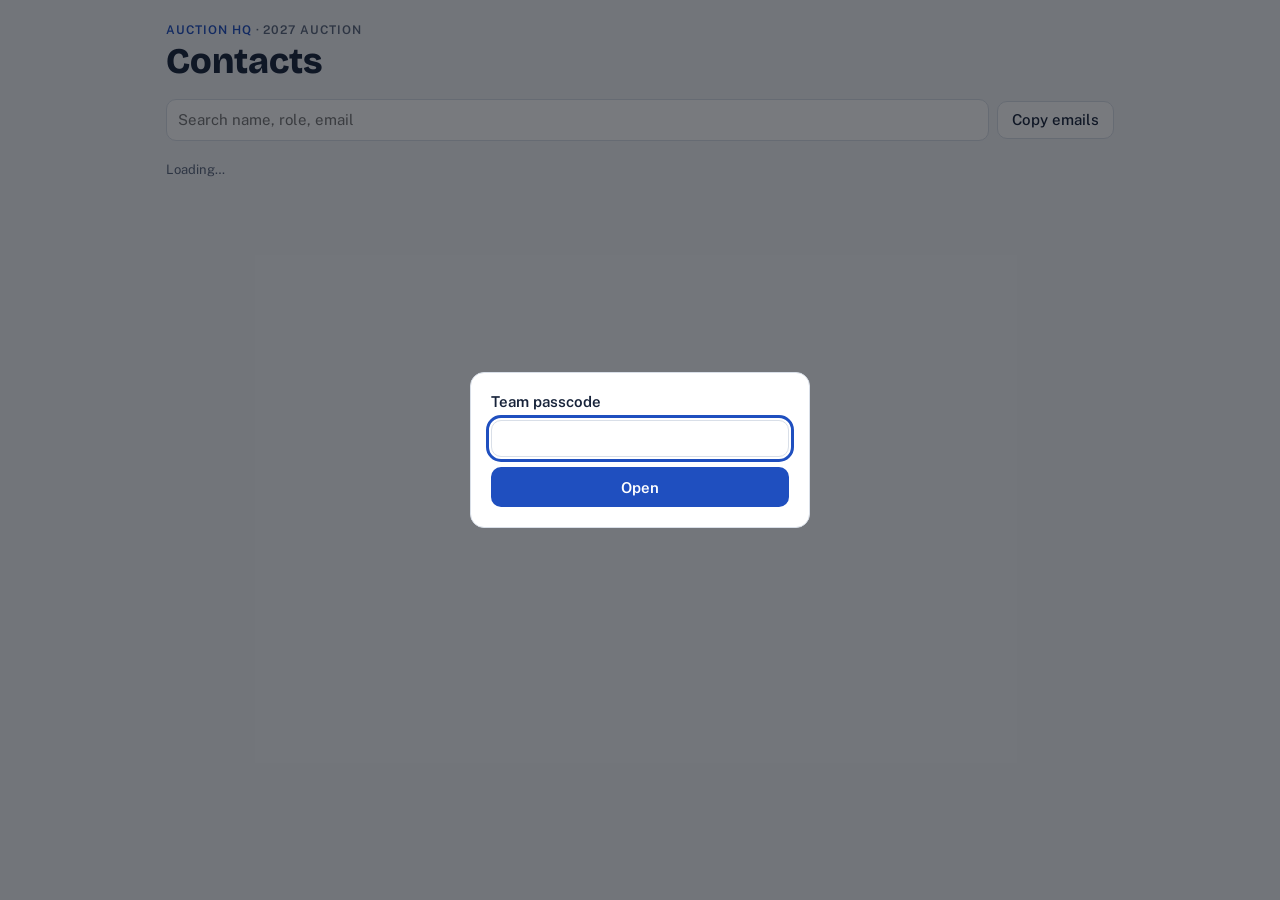
<file: contacts/index.html>
<!doctype html>
<html lang="en">
<head>
<meta charset="utf-8">
<meta name="viewport" content="width=device-width,initial-scale=1,viewport-fit=cover">
<title>Blaine Auction Contacts</title>
<link rel="preconnect" href="https://fonts.googleapis.com">
<link rel="preconnect" href="https://fonts.gstatic.com" crossorigin>
<link rel="stylesheet" href="https://fonts.googleapis.com/css2?family=Bricolage+Grotesque:opsz,wght@12..96,600;12..96,800&family=Public+Sans:wght@400;500;600&display=swap">
<link rel="stylesheet" href="/lib/gate.css">
<style>
/* Layout: one column. Search and filter bar, then a grid of contact cards. Tap a card's Edit to change it. Shares Auction HQ's palette. */
:root {
  --bg: #f3f5f8; --surface: #ffffff; --sunk: #eceff4; --ink: #17233a; --muted: #5a667c; --line: #d9dfe8;
  --accent: #1f4fbf; --accent-ink: #ffffff; --danger: #b0261d;
  --c27: #1d7a4a; --c27-bg: #e3f3ea; --c26: #2a59a3; --c26-bg: #e4ecf8; --cp: #5a667c; --cp-bg: #eceff4;
  --display: "Bricolage Grotesque", "Segoe UI", system-ui, sans-serif;
  --body: "Public Sans", "Segoe UI", system-ui, -apple-system, sans-serif;
  color-scheme: light;
}
@media (prefers-color-scheme: dark) {
  :root:not([data-theme="light"]) {
    --bg: #0f1520; --surface: #172131; --sunk: #222c3c; --ink: #e6ebf3; --muted: #9aa6ba; --line: #2a3648;
    --accent: #7ea2ff; --accent-ink: #0f1520; --danger: #ff958b;
    --c27: #7fd6a4; --c27-bg: #173328; --c26: #93b8f6; --c26-bg: #18263d; --cp: #9aa6ba; --cp-bg: #222c3c;
    color-scheme: dark;
  }
}
* { box-sizing: border-box; }
body { margin: 0; background: var(--bg); color: var(--ink); font-family: var(--body); font-size: 15px; line-height: 1.45; }
button, input, select, textarea { font: inherit; color: inherit; }
:focus-visible { outline: 3px solid var(--accent); outline-offset: 2px; border-radius: 6px; }
[hidden] { display: none !important; }
.wrap {
  max-width: 980px; margin: 0 auto; display: grid; gap: 18px;
  padding-left: max(16px, env(safe-area-inset-left, 0px));
  padding-right: max(16px, env(safe-area-inset-right, 0px));
  padding-block: 22px 48px;
}
header { display: flex; flex-wrap: wrap; gap: 10px 16px; align-items: end; justify-content: space-between; }
.eyebrow { font-size: 12px; letter-spacing: .08em; text-transform: uppercase; color: var(--muted); font-weight: 600; }
.eyebrow a { color: var(--accent); text-decoration: none; }
h1 { font-family: var(--display); font-weight: 800; font-size: clamp(26px, 5.5vw, 36px); line-height: 1.05; margin: 4px 0 0; }
.bar { display: grid; gap: 10px; }
.bar-row { display: flex; flex-wrap: wrap; gap: 8px; align-items: center; }
input[type="search"], .field input, .field select, .field textarea {
  width: 100%; padding: 9px 11px; border-radius: 10px; border: 1px solid var(--line); background: var(--surface); color: var(--ink);
}
#q { flex: 1 1 240px; width: auto; min-width: 0; }
.btn { display: inline-flex; align-items: center; justify-content: center; gap: 6px; min-height: 38px; padding: 6px 14px; border-radius: 10px; border: 1px solid var(--line); background: var(--surface); cursor: pointer; font-weight: 500; }
.btn:hover { border-color: var(--muted); }
.btn.primary { background: var(--accent); border-color: var(--accent); color: var(--accent-ink); font-weight: 600; }
.btn.danger { color: var(--danger); border-color: var(--danger); }
.btn.small { min-height: 30px; padding: 3px 10px; font-size: 13px; }
.btn:disabled { opacity: .5; cursor: default; }
.filters { display: flex; flex-wrap: wrap; gap: 6px; }
.filters button { min-height: 32px; padding: 3px 12px; border-radius: 999px; border: 1px solid var(--line); background: var(--surface); cursor: pointer; font-size: 13.5px; font-variant-numeric: tabular-nums; }
.filters button[aria-pressed="true"] { background: var(--ink); color: var(--bg); border-color: var(--ink); }
.filters .sep { width: 1px; align-self: stretch; margin: 4px 4px; background: var(--line); }
.add-phone { font-size: 12px; padding: 2px 8px; border-radius: 6px; border: 1px dashed var(--line); background: transparent; color: var(--muted); cursor: pointer; }
.meta { font-size: 13px; color: var(--muted); min-height: 1.4em; }
.grid { display: grid; gap: 10px; grid-template-columns: repeat(auto-fill, minmax(280px, 1fr)); }
.card { background: var(--surface); border: 1px solid var(--line); border-radius: 12px; padding: 12px 14px; display: grid; gap: 6px; align-content: start; min-width: 0; }
.top { display: flex; gap: 8px; justify-content: space-between; align-items: start; }
.name { font-weight: 600; font-size: 16px; overflow-wrap: anywhere; }
.role { color: var(--muted); font-size: 13.5px; }
.chip { font-size: 11.5px; font-weight: 600; padding: 2px 8px; border-radius: 999px; white-space: nowrap; }
.chip.s2027 { color: var(--c27); background: var(--c27-bg); }
.chip.s2026 { color: var(--c26); background: var(--c26-bg); }
.chip.spartner { color: var(--cp); background: var(--cp-bg); }
.line { display: flex; gap: 8px; align-items: center; min-width: 0; font-size: 14px; }
.line .v { flex: 1; min-width: 0; overflow-wrap: anywhere; user-select: all; font-variant-numeric: tabular-nums; }
.line .k { color: var(--muted); font-size: 12px; width: 40px; flex: none; }
.copy { font-size: 12px; padding: 2px 8px; border-radius: 6px; border: 1px solid var(--line); background: transparent; cursor: pointer; flex: none; }
.note { font-size: 13px; color: var(--muted); border-top: 1px dashed var(--line); padding-top: 6px; }
.foot { display: flex; justify-content: flex-end; }
.empty { background: var(--surface); border: 1px dashed var(--line); border-radius: 12px; padding: 20px; color: var(--muted); }
.warn { color: var(--danger); font-size: 13px; }
dialog { border: 1px solid var(--line); border-radius: 14px; padding: 0; background: var(--surface); color: var(--ink); width: min(520px, calc(100vw - 32px)); }
dialog::backdrop { background: rgba(10, 14, 20, .55); }
.dlg { display: grid; gap: 12px; padding: 18px; }
.dlg h2 { font-family: var(--display); font-weight: 600; font-size: 20px; margin: 0; }
.field { display: grid; gap: 4px; }
.field label { font-size: 12.5px; font-weight: 600; color: var(--muted); }
.two { display: grid; gap: 12px; grid-template-columns: repeat(auto-fit, minmax(180px, 1fr)); }
.dlg-foot { display: flex; flex-wrap: wrap; gap: 8px; justify-content: space-between; }
.dlg-foot .r { display: flex; gap: 8px; }
</style>
</head>
<body>
<div class="wrap">
  <header>
    <div>
      <div class="eyebrow"><a href="/">Auction HQ</a> · 2027 Auction</div>
      <h1>Contacts</h1>
    </div>
    <button type="button" class="btn primary" id="addBtn" hidden>Add contact</button>
  </header>

  <div class="bar">
    <div class="bar-row">
      <label for="q" hidden>Search</label>
      <input type="search" id="q" placeholder="Search name, role, email" autocomplete="off">
      <button type="button" class="btn" id="copyAll">Copy emails</button>
    </div>
    <div class="filters" id="filters" role="group" aria-label="Filter"></div>
    <div class="meta" id="meta" role="status" aria-live="polite">Loading…</div>
  </div>

  <div class="grid" id="grid"></div>
</div>

<dialog id="dlg" aria-labelledby="dlgTitle">
  <form class="dlg" id="form">
    <h2 id="dlgTitle">Edit contact</h2>
    <div class="field"><label for="f-name">Name</label><input id="f-name" required></div>
    <div class="field"><label for="f-role">Role</label><input id="f-role"></div>
    <div class="two">
      <div class="field"><label for="f-email">Email</label><input id="f-email" type="email"></div>
      <div class="field"><label for="f-phone">Phone</label><input id="f-phone" type="tel"></div>
    </div>
    <div class="two">
      <div class="field"><label for="f-status">Status</label>
        <select id="f-status"><option value="2027">Confirmed 2027</option><option value="2026">2026 team</option><option value="partner">PTA / advisor</option></select></div>
      <div class="field"><label for="f-team">Side</label>
        <select id="f-team"><option>Leadership</option><option>Procurement</option><option>Event</option><option>Advisors</option></select></div>
    </div>
    <div class="field"><label for="f-notes">Notes</label><textarea id="f-notes" rows="2"></textarea></div>
    <p class="warn" id="formErr" hidden></p>
    <div class="dlg-foot">
      <button type="button" class="btn danger" id="delBtn">Delete</button>
      <div class="r"><button type="button" class="btn" id="cancelBtn">Cancel</button><button type="submit" class="btn primary" id="saveBtn">Save</button></div>
    </div>
  </form>
</dialog>

<script type="module">
import { read, upsert, remove, poll } from '/lib/api.js';

const TAB = 'Contacts';
const $ = id => document.getElementById(id);
const STATUS = { "2027": "Confirmed 2027", "2026": "2026 team", partner: "PTA / advisor" };
// Pick any number of filters: within a row any match counts, across rows all must match.
const FILTERS = [
  ["status", [["2027", "Confirmed 2027"], ["2026", "2026 team"], ["partner", "PTA / advisor"]]],
  ["team", [["Leadership", "Leadership"], ["Procurement", "Procurement"], ["Event", "Event"], ["Advisors", "Advisors"]]],
  ["has", [["phone", "Has phone"], ["nophone", "No phone"]]]
];
const picked = { status: new Set(), team: new Set(), has: new Set() };
let contacts = [], ready = false, editingId = null, armed = false, busy = false;

function test(field, key, c) {
  if (field === "has") return key === "phone" ? !!String(c.phone || "").trim() : !String(c.phone || "").trim();
  return String(c[field]) === key;
}
function matches(c, skip) {
  return Object.entries(picked).every(([f, set]) => f === skip || !set.size || [...set].some(k => test(f, k, c)));
}
function visible() {
  const q = $("q").value.trim().toLowerCase();
  return contacts.filter(c => matches(c) && (!q || [c.name, c.role, c.email, c.phone, c.notes, c.team].join(" ").toLowerCase().includes(q)));
}
function el(tag, cls, text) { const n = document.createElement(tag); if (cls) n.className = cls; if (text != null) n.textContent = text; return n; }
function copyBtn(value, label) {
  const b = el("button", "copy", "Copy"); b.type = "button"; b.setAttribute("aria-label", "Copy " + label);
  b.addEventListener("click", () => copy(value, b));
  return b;
}
async function copy(text, btn) {
  try { await navigator.clipboard.writeText(text); const t = btn.textContent; btn.textContent = "Copied"; setTimeout(() => { if (btn.id === "copyAll") renderFilters(); else btn.textContent = t; }, 1200); }
  catch (e) { $("meta").textContent = "Copy didn't work here. Select the text instead."; }
}

function renderFilters() {
  const f = $("filters"); f.textContent = "";
  const any = Object.values(picked).some(s => s.size);
  const all = el("button", null, "All " + contacts.length); all.type = "button"; all.setAttribute("aria-pressed", String(!any));
  all.addEventListener("click", () => { Object.values(picked).forEach(s => s.clear()); renderFilters(); render(); });
  f.append(all);
  FILTERS.forEach(([field, opts]) => {
    f.append(el("span", "sep"));
    opts.forEach(([k, l]) => {
      const n = contacts.filter(c => matches(c, field) && test(field, k, c)).length;
      const on = picked[field].has(k);
      const b = el("button", null, l + " " + n); b.type = "button"; b.setAttribute("aria-pressed", String(on));
      b.addEventListener("click", () => { on ? picked[field].delete(k) : picked[field].add(k); renderFilters(); render(); });
      f.append(b);
    });
  });
  const n = [...new Set(visible().map(c => c.email).filter(Boolean))].length;
  $("copyAll").textContent = "Copy " + n + " email" + (n === 1 ? "" : "s");
  $("copyAll").disabled = !n;
}
function render() {
  const g = $("grid"); g.textContent = "";
  const list = visible();
  $("meta").textContent = contacts.length ? list.length + " of " + contacts.length + " shown" : "";
  if (!contacts.length) { g.append(el("div", "empty", "No contacts yet.")); return; }
  if (!list.length) { g.append(el("div", "empty", "No one matches.")); return; }
  list.forEach(c => {
    const card = el("article", "card");
    const top = el("div", "top");
    const who = el("div"); who.append(el("div", "name", c.name || "Unnamed"), el("div", "role", c.role || ""));
    top.append(who, el("span", "chip s" + c.status, STATUS[c.status] || c.status));
    card.append(top);
    if (c.email) { const l = el("div", "line"); l.append(el("span", "k", "Email"), el("span", "v", c.email), copyBtn(c.email, "email for " + c.name)); card.append(l); }
    if (c.phone) {
      const l = el("div", "line"), v = el("a", "v", c.phone); v.href = "tel:" + String(c.phone).replace(/[^\d+]/g, ""); v.style.color = "inherit";
      l.append(el("span", "k", "Phone"), v, copyBtn(String(c.phone), "phone for " + c.name)); card.append(l);
    } else {
      const l = el("div", "line"), b = el("button", "add-phone", "+ Phone"); b.type = "button"; b.setAttribute("aria-label", "Add a phone for " + c.name);
      b.addEventListener("click", () => { openDlg(c); $("f-phone").focus(); });
      l.append(el("span", "k", "Phone"), b); card.append(l);
    }
    if (c.notes) card.append(el("div", "note", c.notes));
    const foot = el("div", "foot"); const b = el("button", "btn small", "Edit"); b.type = "button";
    b.setAttribute("aria-label", "Edit " + c.name); b.addEventListener("click", () => openDlg(c)); foot.append(b); card.append(foot);
    g.append(card);
  });
}

function openDlg(c) {
  editingId = c ? c.id : null; armed = false;
  $("dlgTitle").textContent = c ? "Edit contact" : "Add contact";
  $("f-name").value = c ? c.name || "" : "";
  $("f-role").value = c ? c.role || "" : "";
  $("f-email").value = c ? c.email || "" : "";
  $("f-phone").value = c ? c.phone || "" : "";
  $("f-status").value = c ? String(c.status || "2026") : "2027";
  $("f-team").value = c ? c.team || "Procurement" : "Procurement";
  $("f-notes").value = c ? c.notes || "" : "";
  $("delBtn").hidden = !c; $("delBtn").textContent = "Delete";
  $("formErr").hidden = true;
  $("dlg").showModal(); $("f-name").focus();
}
function fail() { $("formErr").hidden = false; $("formErr").textContent = "Couldn't save. Try again in a moment."; }
function setBusy(on) { busy = on; $("saveBtn").disabled = on; $("delBtn").disabled = on; $("saveBtn").textContent = on ? "Saving…" : "Save"; }

$("cancelBtn").addEventListener("click", () => $("dlg").close());
$("addBtn").addEventListener("click", () => openDlg(null));
$("form").addEventListener("submit", async e => {
  e.preventDefault();
  if (busy) return;
  const row = {
    id: editingId || "c-" + Date.now().toString(36) + Math.random().toString(36).slice(2, 6),
    name: $("f-name").value.trim(), role: $("f-role").value.trim(), email: $("f-email").value.trim(),
    phone: $("f-phone").value.trim(), status: $("f-status").value, team: $("f-team").value,
    notes: $("f-notes").value.trim(), updatedAt: new Date().toISOString()
  };
  if (!row.name) return;
  setBusy(true);
  try {
    await upsert(TAB, row);
    const i = contacts.findIndex(c => c.id === row.id);
    if (i > -1) contacts[i] = row; else contacts.push(row);
    sortAll(); renderFilters(); render(); $("dlg").close();
  } catch (err) { fail(); }
  setBusy(false);
});
$("delBtn").addEventListener("click", async () => {
  if (!editingId || busy) return;
  if (!armed) { armed = true; $("delBtn").textContent = "Press again to delete"; return; }
  setBusy(true);
  try {
    await remove(TAB, editingId);
    contacts = contacts.filter(c => c.id !== editingId);
    renderFilters(); render(); $("dlg").close();
  } catch (err) { fail(); }
  setBusy(false);
});
$("q").addEventListener("input", () => { render(); renderFilters(); });
$("copyAll").addEventListener("click", () => {
  const emails = [...new Set(visible().map(c => c.email).filter(Boolean))];
  if (emails.length) copy(emails.join(", "), $("copyAll"));
});

function sortAll() {
  const order = { "2027": 0, "2026": 1, partner: 2 };
  contacts.forEach(c => { c.status = String(c.status); });
  contacts.sort((a, b) => (order[a.status] ?? 3) - (order[b.status] ?? 3) || String(a.name).localeCompare(String(b.name)));
}
async function load() {
  if (busy || $("dlg").open) return;
  try {
    const tabs = await read([TAB]);
    contacts = tabs[TAB]; sortAll();
    const first = !ready;
    if (!ready) { ready = true; $("addBtn").hidden = false; }
    renderFilters(); render();
    if (first) openFromHash();
  } catch (e) {
    if (!ready) $("meta").textContent = "Contacts couldn't load. Reload the page.";
  }
}
// /contacts/#<id> opens that person, so other pages can link to a contact.
function openFromHash() {
  const id = decodeURIComponent(location.hash.slice(1));
  const c = id && contacts.find(x => x.id === id);
  if (c && !$("dlg").open) openDlg(c);
}
addEventListener("hashchange", openFromHash);
$("dlg").addEventListener("close", () => { if (location.hash) history.replaceState(null, "", location.pathname); });
load();
poll(load);
</script>
</body>
</html>
</file>
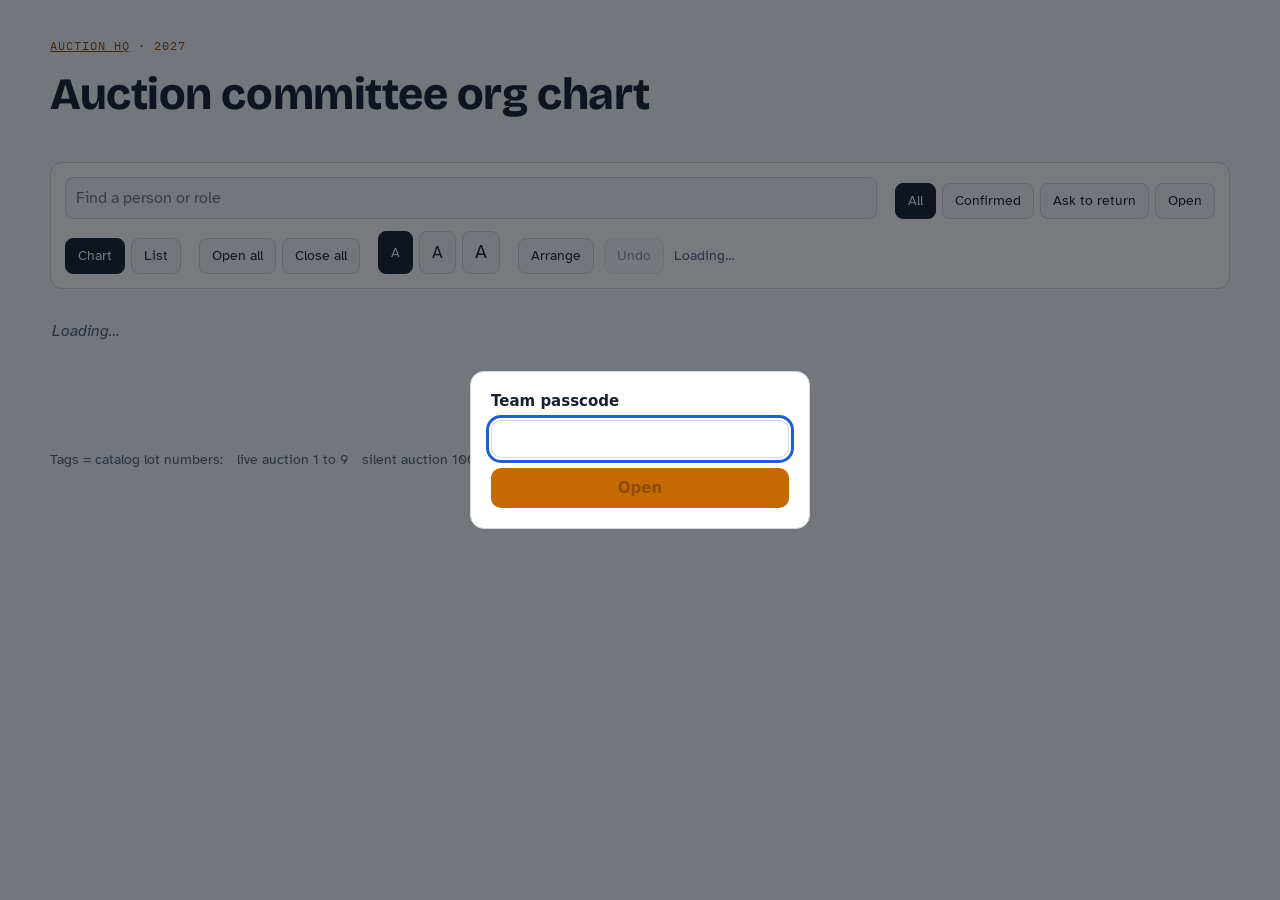
<file: org/index.html>
<!doctype html>
<html lang="en">
<head>
<meta charset="utf-8">
<meta name="viewport" content="width=device-width,initial-scale=1,viewport-fit=cover">
<title>Blaine Auction Org Chart</title>
<link rel="preconnect" href="https://fonts.googleapis.com">
<link rel="preconnect" href="https://fonts.gstatic.com" crossorigin>
<link rel="stylesheet" href="https://fonts.googleapis.com/css2?family=Atkinson+Hyperlegible:ital,wght@0,400;0,700;1,400&family=Bricolage+Grotesque:opsz,wght@12..96,600;12..96,750&family=IBM+Plex+Mono:wght@500&display=swap">
<link rel="stylesheet" href="/lib/gate.css">
<style>
/* Layout: chairs on top, a rule down to each side of the committee, partners in a dashed side rail. Every field edits in place and saves to the sheet. Arrange adds drag handles and structure tools. */
[hidden] { display: none !important; }
:root {
  --paper: #f4f6f9;
  --surface: #ffffff;
  --sunk: #e9edf3;
  --ink: #16202e;
  --muted: #546072;
  --line: #cfd6e0;
  --accent: #c46a00;
  --accent-ink: #8f4a00;
  --accent-soft: #fbeedc;
  --set: #1d7447;
  --set-soft: #e2f3e9;
  --ask: #2a59a3;
  --ask-soft: #e4ecf8;
  --open: #b0261d;
  --open-soft: #fbe6e4;
  --focus: #1f5fd1;
  --shadow: rgba(22, 32, 46, .18);
  --on-accent: #1b1206;
  --display: "Bricolage Grotesque", "Segoe UI", system-ui, sans-serif;
  --body: "Atkinson Hyperlegible", "Segoe UI", system-ui, -apple-system, sans-serif;
  --mono: "IBM Plex Mono", ui-monospace, "Cascadia Mono", Consolas, monospace;
  --scale: 1;
}
@media (prefers-color-scheme: dark) {
  :root:not([data-theme="light"]) {
    --paper: #0f141b; --surface: #171e28; --sunk: #1e2733; --ink: #e8edf4; --muted: #a2acbb; --line: #2e3a4a;
    --accent: #f0a043; --accent-ink: #f6b866; --accent-soft: #3a2a14;
    --set: #6fd09c; --set-soft: #143224; --ask: #93b8f6; --ask-soft: #18263d; --open: #ff958b; --open-soft: #3b1a18;
    --focus: #8ab4ff; --shadow: rgba(0, 0, 0, .5); color-scheme: dark;
  }
}
:root[data-theme="dark"] {
  --paper: #0f141b; --surface: #171e28; --sunk: #1e2733; --ink: #e8edf4; --muted: #a2acbb; --line: #2e3a4a;
  --accent: #f0a043; --accent-ink: #f6b866; --accent-soft: #3a2a14;
  --set: #6fd09c; --set-soft: #143224; --ask: #93b8f6; --ask-soft: #18263d; --open: #ff958b; --open-soft: #3b1a18;
  --focus: #8ab4ff; --shadow: rgba(0, 0, 0, .5); color-scheme: dark;
}

* { box-sizing: border-box; }
body {
  background: var(--paper); color: var(--ink);
  font-family: var(--body); font-size: calc(1rem * var(--scale)); line-height: 1.5;
  padding-left: max(16px, env(safe-area-inset-left, 0px));
  padding-right: max(16px, env(safe-area-inset-right, 0px));
  padding-block: 0 48px;
}
.page { max-width: 1180px; margin: 0 auto; display: grid; gap: 24px; }
h1, h2, h3 { font-family: var(--display); text-wrap: balance; margin: 0; line-height: 1.15; }
p { margin: 0; }
button, input, select, textarea { font: inherit; color: inherit; }
:focus-visible { outline: 3px solid var(--focus); outline-offset: 2px; border-radius: 4px; }
.sr { position: absolute; width: 1px; height: 1px; overflow: hidden; clip: rect(0 0 0 0); white-space: nowrap; }
.skip { position: absolute; left: 16px; top: -60px; background: var(--ink); color: var(--paper); padding: 8px 12px; border-radius: 6px; z-index: 30; }
.skip:focus { top: calc(8px + env(safe-area-inset-top, 0px)); }

header.top { padding-top: 28px; display: grid; gap: 14px; }
.eyebrow { font-family: var(--mono); font-size: .78em; letter-spacing: .08em; text-transform: uppercase; color: var(--accent-ink); }
h1 { font-size: clamp(1.9em, 4.5vw, 2.8em); font-weight: 750; letter-spacing: -.01em; }
.lede { max-width: 66ch; color: var(--muted); }
.stats { display: flex; flex-wrap: wrap; gap: 10px; margin: 4px 0 0; padding: 0; }
.stat { display: flex; align-items: center; gap: 10px; padding: 8px 14px 8px 10px; border-radius: 999px; background: var(--surface); border: 1px solid var(--line); }
.stat dt { order: 2; }
.stat dd { margin: 0; font-family: var(--display); font-weight: 750; font-size: 1.35em; font-variant-numeric: tabular-nums; order: 1; }

/* Controls */
.controls { display: grid; gap: 12px; padding: 14px; background: var(--surface); border: 1px solid var(--line); border-radius: 12px; position: sticky; top: env(safe-area-inset-top, 0px); z-index: 6; }
body::before { content: ""; position: fixed; inset: 0 0 auto; height: env(safe-area-inset-top, 0px); z-index: 10; background: var(--paper); }
.row { display: flex; flex-wrap: wrap; gap: 10px 18px; align-items: end; }
.search { flex: 1 1 220px; display: grid; gap: 4px; min-width: 0; }
.ctl-label, fieldset legend, .search label { font-size: .8em; font-weight: 700; color: var(--muted); }
input[type="search"], .field input, .field textarea, .field select, select.inline, input.inline, textarea.inline {
  width: 100%; padding: 8px 10px; border-radius: 8px; border: 1px solid var(--line); background: var(--paper); color: var(--ink);
}
fieldset { border: 0; margin: 0; padding: 0; display: grid; gap: 4px; min-width: 0; }
.seg { display: flex; flex-wrap: wrap; gap: 6px; }
.seg input { position: absolute; opacity: 0; pointer-events: none; }
.seg label, .btn { font-size: .9em; display: inline-flex; align-items: center; justify-content: center; gap: 6px; padding: 6px 12px; border-radius: 8px; border: 1px solid var(--line); background: var(--paper); color: var(--ink); cursor: pointer; min-height: 36px; }
.seg input:checked + label, .btn[aria-pressed="true"] { background: var(--ink); color: var(--paper); border-color: var(--ink); }
.seg input:focus-visible + label { outline: 3px solid var(--focus); outline-offset: 2px; }
.btn:hover, .seg label:hover { border-color: var(--muted); }
.btn:disabled { opacity: .45; cursor: default; }
.btn.primary { background: var(--accent); border-color: var(--accent); color: var(--on-accent); font-weight: 700; }
.btn.danger { color: var(--open); border-color: var(--open); }
.btn.small { min-height: 30px; padding: 3px 9px; font-size: .82em; }
.btn.icon { min-width: 32px; padding: 3px 6px; }
.ctl-group { display: grid; gap: 4px; }
.live { font-size: .9em; color: var(--muted); min-height: 1.5em; }
.savebar { display: flex; flex-wrap: wrap; gap: 10px; align-items: center; }
.savestate { font-size: .85em; color: var(--muted); }
.savestate.bad { color: var(--open); font-weight: 700; }
.edit-hint { font-size: .9em; color: var(--muted); max-width: 70ch; }
.editbar { display: flex; flex-wrap: wrap; gap: 10px 14px; align-items: center; }
.btn.big { font-size: 1.05em; min-height: 46px; padding: 10px 20px; border-radius: 10px; }
.btn.big.primary[aria-pressed="true"] { background: var(--ink); border-color: var(--ink); color: var(--paper); }
.notice { padding: 12px 14px; border-radius: 10px; border: 1px solid var(--accent); background: var(--accent-soft); max-width: 70ch; }
body.editing .controls { position: static; }

/* Status marks: shape + word, never color alone */
.mark { display: inline-flex; align-items: center; gap: 5px; font-size: .82em; font-weight: 700; padding: 2px 8px 2px 6px; border-radius: 999px; white-space: nowrap; }
.mark svg, .chip svg { width: 13px; height: 13px; flex: none; }
.mark.set { color: var(--set); background: var(--set-soft); }
.mark.ask { color: var(--ask); background: var(--ask-soft); }
.mark.open { color: var(--open); background: var(--open-soft); }
.mark.partner { color: var(--muted); background: var(--sunk); }

/* Chart */
.chart { display: grid; grid-template-columns: minmax(0, 1fr) 300px; gap: 24px; align-items: start; }
.tree { display: grid; gap: 0; min-width: 0; }
.node-chairs { background: var(--surface); border: 2px solid var(--ink); border-radius: 14px; padding: 14px 16px; display: grid; gap: 10px; max-width: 680px; position: relative; }
.node-chairs::after { content: ""; position: absolute; left: 40px; top: 100%; height: 22px; border-left: 2px solid var(--line); }
.chairs { display: grid; grid-template-columns: repeat(auto-fit, minmax(210px, 1fr)); gap: 10px; }
.person { display: grid; gap: 2px; align-content: start; }
.person .nm { font-weight: 700; }
.person .rl { color: var(--muted); font-size: .9em; }
.head-row { display: flex; gap: 8px; align-items: center; justify-content: space-between; flex-wrap: wrap; }
.branches { margin-top: 22px; padding-top: 18px; border-top: 2px solid var(--line); display: grid; grid-template-columns: repeat(auto-fit, minmax(290px, 1fr)); gap: 20px; align-items: start; }
.branch { display: grid; gap: 12px; min-width: 0; position: relative; }
.branch::before { content: ""; position: absolute; left: 40px; top: -20px; height: 18px; border-left: 2px solid var(--line); }
.branch-head { background: var(--surface); border: 1px solid var(--line); border-top: 4px solid var(--accent); border-radius: 12px; padding: 12px 14px; display: grid; gap: 6px; }
.branch-head h2 { font-size: 1.15em; }
.branch-head .by { color: var(--muted); font-size: .92em; }
.groups { display: grid; gap: 16px; }
.group { display: grid; gap: 8px; }
.group h3 { font-family: var(--mono); font-weight: 500; font-size: .76em; letter-spacing: .08em; text-transform: uppercase; color: var(--muted); padding-left: 2px; }
ul.roles { list-style: none; margin: 0; padding: 0 0 0 14px; border-left: 2px solid var(--line); display: grid; gap: 8px; }
.role { position: relative; }
ul.roles > .role::before { content: ""; position: absolute; left: -14px; top: 22px; width: 12px; border-top: 2px solid var(--line); }
.card { background: var(--surface); border: 1px solid var(--line); border-radius: 10px; }
details.card[open] { border-color: var(--muted); }
.card > summary, .card > .card-top { list-style: none; padding: 10px 12px; display: grid; gap: 6px; border-radius: 10px; }
.card > summary { cursor: pointer; }
.card > summary::-webkit-details-marker { display: none; }
.sum-top { display: flex; gap: 8px; align-items: center; justify-content: space-between; }
.rname { font-weight: 700; min-width: 0; overflow-wrap: anywhere; }
.chev { flex: none; width: 18px; height: 18px; color: var(--muted); transition: transform .15s; }
details[open] > summary .chev { transform: rotate(90deg); }
.chips { display: flex; flex-wrap: wrap; gap: 6px; }
.chip { display: inline-flex; align-items: center; gap: 5px; font-size: .88em; padding: 2px 8px 2px 6px; border-radius: 6px; background: var(--sunk); }
.chip svg { width: 12px; height: 12px; }
.chip.set svg { color: var(--set); } .chip.ask svg { color: var(--ask); } .chip.partner svg { color: var(--muted); }
.chip.open { background: var(--open-soft); color: var(--open); font-weight: 700; }
.chip.dim { opacity: .45; }
.lot { font-family: var(--mono); font-size: .74em; color: var(--accent-ink); background: var(--accent-soft); padding: 1px 6px; border-radius: 4px; white-space: nowrap; }
.flag { font-size: .8em; font-weight: 700; color: var(--accent-ink); }
.detail { padding: 10px 12px 12px; display: grid; gap: 10px; border-top: 1px dashed var(--line); }
.detail p { max-width: 62ch; }
.lbl { font-size: .78em; font-weight: 700; color: var(--muted); text-transform: uppercase; letter-spacing: .05em; }
ul.seats { list-style: none; margin: 0; padding: 0; display: grid; gap: 6px; }
.seat { display: grid; grid-template-columns: minmax(0, 1fr) auto; gap: 2px 10px; align-items: center; padding: 8px 10px; border-radius: 8px; background: var(--paper); }
.seat .nm { font-weight: 700; display: flex; flex-wrap: wrap; gap: 6px; align-items: center; min-width: 0; }
.seat .em { font-family: var(--mono); font-size: .8em; color: var(--muted); overflow-wrap: anywhere; user-select: all; }
.seat .note { grid-column: 1 / -1; font-size: .9em; color: var(--muted); }
.copy { font-size: .82em; padding: 5px 10px; border-radius: 6px; border: 1px solid var(--line); background: var(--surface); cursor: pointer; grid-row: 1 / span 2; grid-column: 2; }
.notes { margin: 0; padding-left: 18px; display: grid; gap: 4px; }
.past { color: var(--muted); font-size: .92em; }

aside.rail { border: 2px dashed var(--line); border-radius: 14px; padding: 14px; display: grid; gap: 12px; min-width: 0; }
aside.rail h2 { font-size: 1.1em; }
aside.rail .lede { font-size: .92em; }
aside.rail ul.roles { padding-left: 0; border-left: 0; }
aside.rail ul.roles > .role::before { display: none; }

/* Edit mode */
.grip { flex: none; display: inline-grid; place-items: center; width: 30px; height: 30px; border-radius: 6px; border: 1px dashed var(--line); background: var(--paper); color: var(--muted); cursor: grab; touch-action: none; }
.grip svg { width: 14px; height: 14px; }
.grip:active { cursor: grabbing; }
.tools { display: flex; flex-wrap: wrap; gap: 6px; align-items: center; }
.editing ul.roles { min-height: 56px; padding-block: 4px; }
.editing ul.roles:empty::after, .editing ul.seats:empty::after { content: attr(data-empty); display: block; padding: 10px; border: 2px dashed var(--line); border-radius: 8px; color: var(--muted); font-size: .88em; }
.editing ul.seats { min-height: 40px; }
.editing .seat { grid-template-columns: auto minmax(0, 1fr) auto; }
.editing .seat .em, .editing .seat .note { grid-column: 2 / -1; }
.seat select.inline { width: auto; padding: 4px 6px; font-size: .85em; }
.drop-ph { border: 2px dashed var(--accent); border-radius: 10px; background: var(--accent-soft); list-style: none; }
.ghost { position: fixed; z-index: 50; pointer-events: none; box-shadow: 0 12px 30px var(--shadow); opacity: .95; transform: rotate(1.5deg); border-radius: 10px; }
.dragging-src { display: none !important; }
body.is-dragging, body.is-dragging * { cursor: grabbing !important; user-select: none; }
.inline-edit { display: grid; gap: 6px; }
.inline-edit input.inline { font-family: var(--display); font-weight: 600; font-size: 1.05em; }
.group-head { display: flex; gap: 6px; align-items: center; flex-wrap: wrap; }
.group-head input.inline { flex: 1 1 140px; width: auto; font-family: var(--mono); font-size: .82em; text-transform: uppercase; letter-spacing: .06em; }
.add-row { display: flex; flex-wrap: wrap; gap: 8px; }
.empty-state { background: var(--surface); border: 2px dashed var(--line); border-radius: 14px; padding: 24px; display: grid; gap: 10px; justify-items: start; }
/* List view */
.table-wrap { overflow-x: auto; background: var(--surface); border: 1px solid var(--line); border-radius: 12px; }
table { border-collapse: collapse; width: 100%; min-width: 720px; }
caption { text-align: left; padding: 12px 14px 0; font-family: var(--display); font-weight: 600; font-size: 1.1em; }
th, td { text-align: left; padding: 9px 12px; border-bottom: 1px solid var(--line); vertical-align: top; }
thead th { font-size: .8em; text-transform: uppercase; letter-spacing: .05em; color: var(--muted); }
td.mono { font-family: var(--mono); font-size: .82em; overflow-wrap: anywhere; }

.next { display: grid; gap: 14px; }
.next h2 { font-size: 1.35em; }
ol.steps { list-style: none; margin: 0; padding: 0; display: grid; grid-template-columns: repeat(auto-fit, minmax(210px, 1fr)); gap: 12px; }
ol.steps li { background: var(--surface); border: 1px solid var(--line); border-radius: 10px; padding: 12px 14px; display: grid; gap: 4px; align-content: start; }
ol.steps li.step-ed { gap: 6px; }
.step-ed input.inline, .step-ed textarea.inline { font-size: .95em; }
.step-ed input.when-in { font-family: var(--mono); text-transform: uppercase; color: var(--accent-ink); }
.when { font-family: var(--mono); font-size: .78em; color: var(--accent-ink); text-transform: uppercase; letter-spacing: .06em; }
.foot { color: var(--muted); font-size: .9em; display: grid; gap: 6px; max-width: 80ch; }
.empty { color: var(--muted); font-style: italic; padding: 6px 2px; }

@media (max-width: 980px) { .chart { grid-template-columns: minmax(0, 1fr); } }
@media (max-width: 760px) { .controls { position: static; } }
@media (prefers-reduced-motion: reduce) { * { transition: none !important; } .ghost { transform: none; } }

/* Click-to-edit fields: read like text until hovered or focused */
.fx { width: 100%; min-width: 0; padding: 3px 6px; margin: 0 -6px; border: 1px solid transparent; border-radius: 6px; background: transparent; color: inherit; font: inherit; line-height: 1.4; }
.fx:hover { border-color: var(--line); }
.fx:focus { outline: none; border-color: var(--focus); background: var(--surface); box-shadow: 0 0 0 2px color-mix(in srgb, var(--focus) 25%, transparent); }
.fx::placeholder { color: var(--muted); opacity: .6; }
textarea.fx { resize: none; field-sizing: content; min-height: 1.9em; overflow: hidden; display: block; }
.fx-h2 { font-family: var(--display); font-weight: 750; font-size: 1.15em; }
.fx-h3 { font-family: var(--mono); font-weight: 500; font-size: .76em; letter-spacing: .08em; text-transform: uppercase; color: var(--muted); }
.fx-sub { color: var(--muted); font-size: .92em; }
.fx-name { font-weight: 700; }
.card-head { padding: 10px 12px; display: grid; gap: 6px; cursor: pointer; border-radius: 10px; }
.card.open { border-color: var(--muted); }
.card.open .card-head { cursor: default; }
.tog { flex: none; display: inline-grid; place-items: center; width: 28px; height: 28px; margin: -4px -6px -4px 0; border: 0; border-radius: 6px; background: transparent; color: var(--muted); cursor: pointer; }
.tog:hover { background: var(--sunk); }
.card.open .chev { transform: rotate(90deg); }
.seat { grid-template-columns: minmax(0, 1fr) auto auto; gap: 0 8px; padding: 6px 8px 6px 12px; }
.editing .seat { grid-template-columns: auto minmax(0, 1fr) auto auto; }
.seat .fx.em, .seat .fx.note { grid-column: 1 / -1; }
.editing .seat .fx.em, .editing .seat .fx.note { grid-column: 2 / -1; }
.seat .fx.em { font-family: var(--mono); font-size: .8em; color: var(--muted); }
.seat .fx.note { font-size: .9em; color: var(--muted); }
.st { width: auto; font-size: .8em; font-weight: 700; padding: 2px 6px; margin: 0; border-radius: 999px; cursor: pointer; appearance: none; text-align: center; }
.st.set { color: var(--set); background: var(--set-soft); } .st.ask { color: var(--ask); background: var(--ask-soft); }
.st.open { color: var(--open); background: var(--open-soft); } .st.partner { color: var(--muted); background: var(--sunk); }
.x { border: 0; background: transparent; color: var(--muted); font-size: 1.1em; width: 26px; height: 26px; border-radius: 6px; cursor: pointer; opacity: .5; }
.x:hover, .x:focus-visible { opacity: 1; background: var(--open-soft); color: var(--open); }
.fl { display: grid; gap: 0; }
.fl > span { font-size: .72em; font-weight: 700; color: var(--muted); text-transform: uppercase; letter-spacing: .05em; }
.pair { display: grid; grid-template-columns: 1fr 1fr; gap: 10px; }
.addp { display: flex; gap: 6px; flex-wrap: wrap; }
.addp .btn { min-height: 28px; padding: 2px 9px; font-size: .8em; border-style: dashed; background: transparent; color: var(--muted); }
.node-chairs ul.seats { grid-template-columns: repeat(auto-fit, minmax(230px, 1fr)); }
td .fx { margin: 0; }
td { padding: 6px 8px; }
td .st { font-size: .78em; }
ol.steps .fx.when { font-family: var(--mono); font-size: .78em; color: var(--accent-ink); text-transform: uppercase; letter-spacing: .06em; }
ol.steps .fx.ttl { font-weight: 700; }
.next h2 .fx { font-size: 1em; font-family: var(--display); font-weight: 600; }
.seat .grip { grid-row: 1 / span 3; align-self: start; }
.x { width: auto; min-width: 26px; }
.seat .fx:not(:focus)::placeholder { opacity: 0; }
.seat:hover .fx::placeholder { opacity: .6; }
.seat { grid-template-columns: minmax(0, 1fr) auto auto auto auto; }
.editing .seat { grid-template-columns: auto minmax(0, 1fr) auto auto auto auto; }
.cl-slot { display: inline-flex; }
.cl { display: inline-grid; place-items: center; width: 24px; height: 24px; border-radius: 6px; color: var(--ask); }
.cl:hover { background: var(--ask-soft); }
.cl svg { width: 15px; height: 15px; }
.pcell { display: flex; align-items: center; gap: 4px; }
.pick { position: absolute; z-index: 60; list-style: none; margin: 0; padding: 4px; max-width: 340px; background: var(--surface); border: 1px solid var(--line); border-radius: 10px; box-shadow: 0 10px 28px var(--shadow); }
.pick li { padding: 6px 10px; border-radius: 6px; cursor: pointer; display: grid; }
.pick li span { font-size: .82em; color: var(--muted); }
.pick li:hover, .pick li.on { background: var(--sunk); }
.pick li.add { color: var(--accent-ink); font-weight: 700; border-top: 1px solid var(--line); margin-top: 2px; }
.tally { flex: none; font-family: var(--mono); font-size: .74em; font-weight: 500; color: var(--muted); background: var(--sunk); border-radius: 999px; padding: 1px 7px; margin-left: auto; font-variant-numeric: tabular-nums; }
.tally.full { color: var(--set); background: var(--set-soft); }
.sum-top .tally + .tog { margin-left: 2px; }
.lead { border: 0; background: transparent; color: var(--muted); width: 26px; height: 26px; border-radius: 6px; cursor: pointer; font-size: 1em; line-height: 1; opacity: .45; padding: 0; }
.lead:hover, .lead:focus-visible { opacity: 1; background: var(--sunk); }
.lead.on { color: var(--ask); opacity: 1; }
.lead-tag { font-size: .78em; font-weight: 700; margin-left: 5px; padding: 0 5px; border-radius: 4px; background: var(--surface); color: var(--ink); }
.foot .legend { display: flex; flex-wrap: wrap; gap: 4px 14px; }
.lead.on { color: #b7791f; }
@media (prefers-color-scheme: dark) { :root:not([data-theme="light"]) .lead.on { color: #f2c46a; } }
</style>
</head>
<body>
<a class="skip" href="#chart">Skip to the org chart</a>
<div class="page">
  <header class="top">
    <p class="eyebrow"><a href="/" style="color:inherit">Auction HQ</a> · 2027</p>
    <h1>Auction committee org chart</h1>
    <dl class="stats" id="stats"></dl>
  </header>

  <section class="controls" aria-label="Find and view">
    <div class="row">
      <div class="search">
        <label for="q" class="sr">Find a person or role</label>
        <input type="search" id="q" placeholder="Find a person or role" autocomplete="off">
      </div>
      <fieldset>
        <legend class="sr">Show seats</legend>
        <div class="seg">
          <input type="radio" name="status" id="st-all" value="all" checked><label for="st-all">All</label>
          <input type="radio" name="status" id="st-set" value="set"><label for="st-set">Confirmed</label>
          <input type="radio" name="status" id="st-ask" value="ask"><label for="st-ask">Ask to return</label>
          <input type="radio" name="status" id="st-open" value="open"><label for="st-open">Open</label>
        </div>
      </fieldset>
    </div>
    <div class="row">
      <div class="seg" role="group" aria-label="View">
        <button type="button" class="btn" id="v-chart" aria-pressed="true">Chart</button>
        <button type="button" class="btn" id="v-list" aria-pressed="false">List</button>
      </div>
      <div class="seg" role="group" aria-label="Role details">
        <button type="button" class="btn" id="expandAll">Open all</button>
        <button type="button" class="btn" id="collapseAll">Close all</button>
      </div>
      <div class="seg" role="group" aria-label="Text size">
        <button type="button" class="btn" data-size="1" aria-pressed="true" aria-label="Standard text">A</button>
        <button type="button" class="btn" data-size="1.15" aria-pressed="false" aria-label="Large text" style="font-size:1.05em">A</button>
        <button type="button" class="btn" data-size="1.3" aria-pressed="false" aria-label="Larger text" style="font-size:1.2em">A</button>
      </div>
      <div class="savebar">
        <button type="button" class="btn" id="editToggle" aria-pressed="false">Arrange</button>
        <button type="button" class="btn" id="undoBtn" disabled>Undo</button>
        <span class="savestate" id="saveState">Loading…</span>
      </div>
    </div>
    <p class="sr" id="live" role="status" aria-live="polite"></p>
  </section>

  <main id="chart" tabindex="-1">
    <div id="chartView"></div>
    <div id="listView" hidden>
      <div class="table-wrap">
        <table>
          <thead><tr><th scope="col">Role</th><th scope="col">Side</th><th scope="col">Person</th><th scope="col">Status</th><th scope="col">Email</th><th scope="col">In 2025</th></tr></thead>
          <tbody id="tbody"></tbody>
        </table>
      </div>
    </div>
  </main>

  <section class="next" aria-label="Timeline">
    <h2><label class="sr" for="stepsName">Timeline heading</label><input class="fx" id="stepsName" data-k="stepsName"></h2>
    <ol class="steps" id="steps"></ol>
    <div class="add-row" id="stepAddRow" hidden><button type="button" class="btn small" data-act="step-add">Add a step</button></div>
  </section>

  <footer class="foot">
    <p class="legend"><span>Tags = catalog lot numbers:</span><span>live auction 1 to 9</span><span>silent auction 100s</span><span>hosted events 300s</span><span>class art 700s</span></p>
  </footer>
</div>
<script type="module">
const ICON = {
  set: '<svg viewBox="0 0 16 16" aria-hidden="true"><path d="M3 8.5l3 3 7-7" fill="none" stroke="currentColor" stroke-width="2.4" stroke-linecap="round" stroke-linejoin="round"/></svg>',
  ask: '<svg viewBox="0 0 16 16" aria-hidden="true"><path d="M12.5 8a4.5 4.5 0 1 1-1.4-3.3" fill="none" stroke="currentColor" stroke-width="2.2" stroke-linecap="round"/><path d="M12.8 2.2v3.3H9.5" fill="none" stroke="currentColor" stroke-width="2.2" stroke-linecap="round" stroke-linejoin="round"/></svg>',
  open: '<svg viewBox="0 0 16 16" aria-hidden="true"><circle cx="8" cy="8" r="5.2" fill="none" stroke="currentColor" stroke-width="2.2" stroke-dasharray="3 2.2"/></svg>',
  partner: '<svg viewBox="0 0 16 16" aria-hidden="true"><circle cx="8" cy="8" r="3.4" fill="currentColor"/></svg>'
};
const GRIP = '<svg viewBox="0 0 16 16" aria-hidden="true"><g fill="currentColor"><circle cx="5.5" cy="3.5" r="1.4"/><circle cx="10.5" cy="3.5" r="1.4"/><circle cx="5.5" cy="8" r="1.4"/><circle cx="10.5" cy="8" r="1.4"/><circle cx="5.5" cy="12.5" r="1.4"/><circle cx="10.5" cy="12.5" r="1.4"/></g></svg>';
const CHEV = '<svg class="chev" viewBox="0 0 16 16" aria-hidden="true"><path d="M6 3.5L10.5 8 6 12.5" fill="none" stroke="currentColor" stroke-width="2" stroke-linecap="round" stroke-linejoin="round"/></svg>';
const WORD = { set: 'Confirmed', ask: 'Ask to return', open: 'Open', partner: 'Partner' };
const STATUSES = ['set', 'ask', 'open', 'partner'];
import { readOrg, saveOrg, read, upsert, poll } from '/lib/api.js';

const $ = id => document.getElementById(id);
const esc = s => String(s == null ? '' : s).replace(/[&<>"']/g, c => ({ '&': '&amp;', '<': '&lt;', '>': '&gt;', '"': '&quot;', "'": '&#39;' }[c]));
const rid = p => p + Math.random().toString(36).slice(2, 9);
const clone = o => JSON.parse(JSON.stringify(o));
const live = $('live');
const say = t => { live.textContent = ''; setTimeout(() => { live.textContent = t; }, 30); };

let chart = null;
let arranging = false, listMode = false, status = 'all';
const openRoles = new Set();
const history = [];

/* ---------- model helpers ---------- */
function allLists() {
  const out = [];
  chart.branches.forEach(b => b.groups.forEach(g => out.push({ list: g.roles, group: g, branch: b })));
  out.push({ list: chart.rail.roles, group: chart.rail, branch: null });
  return out;
}
function findRole(id) {
  if (id === 'chairs') return { role: chart.chairs, list: null, idx: -1 };
  for (const l of allLists()) { const i = l.list.findIndex(r => r.id === id); if (i > -1) return { role: l.list[i], list: l.list, idx: i, group: l.group, branch: l.branch }; }
  return null;
}
function findList(listId) {
  if (listId === 'rail') return chart.rail.roles;
  for (const b of chart.branches) for (const g of b.groups) if (g.id === listId) return g.roles;
  return null;
}
function findGroup(gid) {
  for (const b of chart.branches) { const i = b.groups.findIndex(g => g.id === gid); if (i > -1) return { group: b.groups[i], branch: b, idx: i }; }
  return null;
}
function allRoles() { return [chart.chairs, ...allLists().flatMap(l => l.list)]; }
function findSeat(sid) {
  for (const r of allRoles()) { const i = r.seats.findIndex(s => s.id === sid); if (i > -1) return { seat: r.seats[i], role: r, idx: i }; }
  return null;
}
function listIdOf(f) { return f && f.branch ? f.group.id : 'rail'; }
function groupLabel(listId) {
  if (listId === 'rail') return chart.rail.name;
  const f = findGroup(listId); return f ? f.branch.name + ' › ' + f.group.name : '';
}
// The model object and key an editable field is bound to.
function bound(el) {
  const k = el.dataset && el.dataset.k; if (!k || !chart) return null;
  const d = el.dataset; let o = null;
  if (d.r) { const f = findRole(d.r); o = f && f.role; }
  else if (d.s) { const f = findSeat(d.s); o = f && f.seat; }
  else if (d.b) o = chart.branches.find(b => b.id === d.b);
  else if (d.g) { const f = findGroup(d.g); o = f && f.group; }
  else if (d.rail) o = chart.rail;
  else if (d.st) o = (chart.steps || []).find(x => x.id === d.st);
  else if (el.id === 'stepsName') o = chart;
  return o ? { o, k } : null;
}

/* ---------- contacts ---------- */
let contacts = [];
const low = v => String(v == null ? '' : v).trim().toLowerCase();
function contactFor(s) {
  if (!contacts.length || !s) return null;
  if (s.cid) { const c = contacts.find(x => x.id === s.cid); if (c) return c; }
  const e = low(s.e);
  if (e) { const c = contacts.find(x => low(x.email) === e); if (c) return c; }
  const n = low(s.n);
  if (n && n !== 'open seat') { const m = contacts.filter(x => low(x.name) === n); if (m.length === 1) return m[0]; }
  return null;
}
function linkHTML(s) {
  const c = contactFor(s); if (!c) return '';
  return `<a class="cl" href="/contacts/#${encodeURIComponent(c.id)}" title="Open ${esc(c.name)} in Contacts" aria-label="Open ${esc(c.name)} in Contacts"><svg viewBox="0 0 16 16" aria-hidden="true"><circle cx="8" cy="5.5" r="2.6" fill="none" stroke="currentColor" stroke-width="1.8"/><path d="M3 13.5c.8-2.4 2.7-3.6 5-3.6s4.2 1.2 5 3.6" fill="none" stroke="currentColor" stroke-width="1.8" stroke-linecap="round"/></svg></a>`;
}
async function loadContacts() {
  try { const t = await read(['Contacts']); contacts = (t.Contacts || []).filter(c => c && c.id && c.name); } catch (e) { return; }
  if (chart) document.querySelectorAll('[data-cl]').forEach(x => { const f = findSeat(x.dataset.cl); if (f) x.innerHTML = linkHTML(f.seat); });
}
function contactTeam(f) {
  if (!f || f.role === chart.chairs) return 'Leadership';
  const l = allLists().find(x => x.list.includes(f.role));
  if (!l || !l.branch) return 'Advisors';
  return /event/i.test(l.branch.name) ? 'Event' : 'Procurement';
}
const CSTATUS = { set: '2027', ask: '2026', open: '2027', partner: 'partner' };

/* Picker under a seat's name field: matching contacts, plus a new contact from what was typed. */
const pick = document.createElement('ul');
pick.className = 'pick'; pick.id = 'pick'; pick.setAttribute('role', 'listbox'); pick.hidden = true;
document.body.append(pick);
let pickFor = null, pickItems = [], pickIdx = -1;
function showPick(input) {
  const f = findSeat(input.dataset.s); if (!f) return hidePick();
  const q = low(input.value);
  const list = (q && q !== 'open seat' ? contacts.filter(c => low(c.name).includes(q) || low(c.email).includes(q) || low(c.role).includes(q)) : contacts).slice(0, 7);
  pickItems = list.map(c => ({ c }));
  const typed = input.value.trim();
  if (typed && typed.toLowerCase() !== 'open seat' && !contacts.some(c => low(c.name) === low(typed))) pickItems.push({ add: typed });
  if (!pickItems.length) return hidePick();
  pickFor = input; pickIdx = -1;
  pick.innerHTML = pickItems.map((it, i) => it.c
    ? `<li role="option" id="pk${i}" data-i="${i}"><strong>${esc(it.c.name)}</strong>${it.c.role ? `<span>${esc(it.c.role)}</span>` : ''}</li>`
    : `<li role="option" id="pk${i}" data-i="${i}" class="add">+ New contact: ${esc(it.add)}</li>`).join('');
  const r = input.getBoundingClientRect();
  pick.style.left = (r.left + scrollX) + 'px'; pick.style.top = (r.bottom + scrollY + 2) + 'px'; pick.style.minWidth = Math.max(220, r.width) + 'px';
  pick.hidden = false; input.setAttribute('aria-controls', 'pick'); input.setAttribute('aria-expanded', 'true');
}
function hidePick() { pick.hidden = true; if (pickFor) pickFor.setAttribute('aria-expanded', 'false'); pickFor = null; pickIdx = -1; }
function movePick(d) {
  pickIdx = (pickIdx + d + pickItems.length) % pickItems.length;
  pick.querySelectorAll('li').forEach((li, i) => li.classList.toggle('on', i === pickIdx));
  pickFor.setAttribute('aria-activedescendant', 'pk' + pickIdx);
}
async function choose(i) {
  const it = pickItems[i], input = pickFor; if (!it || !input) return;
  const f = findSeat(input.dataset.s); hidePick(); if (!f) return;
  if (it.c) {
    const c = it.c;
    input.value = c.name;
    edit(() => { f.seat.n = c.name; f.seat.cid = c.id; if (c.email) f.seat.e = String(c.email); if (f.seat.s === 'open') f.seat.s = 'ask'; });
    say(`${c.name} added to ${f.role.name}.`);
    return;
  }
  const row = { id: 'c-' + Date.now().toString(36) + Math.random().toString(36).slice(2, 6), name: it.add, role: f.role.name,
    email: f.seat.e || '', phone: '', status: CSTATUS[f.seat.s === 'open' ? 'ask' : f.seat.s] || '2026', team: contactTeam(f), notes: '', updatedAt: new Date().toISOString() };
  input.value = it.add;
  edit(() => { f.seat.n = it.add; f.seat.cid = row.id; if (f.seat.s === 'open') f.seat.s = 'ask'; });
  setSaveState('Saving…');
  try { await upsert('Contacts', row); contacts.push(row); syncAll(); say(`${it.add} added to Contacts.`); }
  catch (e) { setSaveState('New contact not saved. Try again.', true); }
}
document.addEventListener('input', e => { if (e.target.matches('input.nm[data-s]')) showPick(e.target); });
document.addEventListener('focusin', e => { if (e.target.matches('input.nm[data-s]') && contacts.length && (!e.target.value.trim() || low(e.target.value) === 'open seat')) showPick(e.target); });
document.addEventListener('focusout', e => { if (e.target === pickFor) setTimeout(() => { if (document.activeElement !== pickFor) hidePick(); }, 120); });
pick.addEventListener('mousedown', e => { e.preventDefault(); const li = e.target.closest('li'); if (li) choose(+li.dataset.i); });
document.addEventListener('keydown', e => {
  if (pick.hidden || e.target !== pickFor) return;
  if (e.key === 'ArrowDown') { e.preventDefault(); movePick(1); }
  else if (e.key === 'ArrowUp') { e.preventDefault(); movePick(-1); }
  else if (e.key === 'Enter' && pickIdx > -1) { e.preventDefault(); e.stopImmediatePropagation(); choose(pickIdx); }
  else if (e.key === 'Escape') { e.stopImmediatePropagation(); hidePick(); }
}, true);
addEventListener('scroll', () => { if (pickFor) showPick(pickFor); }, { passive: true });

/* ---------- rendering ---------- */
const opts = v => STATUSES.map(k => `<option value="${k}"${k === v ? ' selected' : ''}>${WORD[k]}</option>`).join('');
const LOTS = [[/live|1.9/i, 'live auction lots 1 to 9'], [/silent|100/i, 'silent auction lots in the 100s'], [/hosted|300/i, 'hosted event lots in the 300s'], [/art|700/i, 'classroom art lots in the 700s']];
const lotTitle = t => { const m = LOTS.filter(([re]) => re.test(t)).map(x => x[1]); return m.length ? 'Catalog: ' + m.join(', ') : 'Catalog section'; };
// People filled vs seats in a role: open seats and blank names don't count.
const filled = r => r.seats.filter(s => s.s !== 'open' && String(s.n || '').trim() && low(s.n) !== 'open seat').length;
const tallyHTML = r => r.seats.length ? `<span class="tally${filled(r) >= r.seats.length ? ' full' : ''}" data-tally="${r.id}" title="${filled(r)} of ${r.seats.length} seats filled">${filled(r)}/${r.seats.length}</span>` : '';
const tagsHTML = r => `${r.lots ? `<span class="lot" title="${esc(lotTitle(r.lots))}">${esc(r.lots)}</span>` : ''}${r.flag ? `<span class="flag">${esc(r.flag)}</span>` : ''}`;
function chipsHTML(r) {
  return r.seats.map(s => `<span class="chip ${s.s}${s.lead ? ' is-lead' : ''}" data-status="${s.s}">${ICON[s.s] || ''}<span>${esc(s.s === 'open' ? 'Open seat' : (s.n || 'Unnamed'))}${s.lead ? '<b class="lead-tag">Lead</b>' : ''}<span class="sr">, ${WORD[s.s]}</span></span></span>`).join('') + tagsHTML(r);
}
function searchText(r) {
  return [r.name, r.owns, r.y25, r.notes, r.lots, r.flag, ...r.seats.map(s => s.n + ' ' + s.e + ' ' + s.note)].join(' ').toLowerCase();
}
function leadBtn(s, r) {
  if (!r || r.id === 'chairs' || r.seats.length < 2) return '';
  return `<button type="button" class="lead${s.lead ? ' on' : ''}" data-act="seat-lead" data-id="${s.id}" aria-pressed="${!!s.lead}" title="${s.lead ? 'Role lead' : 'Make role lead'}" aria-label="${s.lead ? 'Remove lead' : 'Make lead'}: ${esc(s.n || 'this seat')}">${s.lead ? '★' : '☆'}</button>`;
}
function seatHTML(s, r) {
  const a = `data-s="${s.id}"`;
  return `<li class="seat" data-seat="${s.id}" data-seatrow="${s.id}" data-status="${s.s}">
    ${arranging ? `<button type="button" class="grip" data-drag="seat" data-id="${s.id}" aria-label="Drag ${esc(s.n)} to another role">${GRIP}</button>` : ''}
    <input class="fx nm" ${a} data-k="n" value="${esc(s.n)}" placeholder="Name" aria-label="Name" autocomplete="off">
    <span class="cl-slot" data-cl="${s.id}">${linkHTML(s)}</span>
    ${leadBtn(s, r) || '<span></span>'}
    <select class="fx st ${s.s}" ${a} data-k="s" aria-label="Status for ${esc(s.n)}">${opts(s.s)}</select>
    <button type="button" class="x" data-act="seat-del" data-id="${s.id}" aria-label="Remove ${esc(s.n || 'this seat')}">×</button>
    <input class="fx em" type="email" ${a} data-k="e" value="${esc(s.e)}" placeholder="Email" aria-label="Email for ${esc(s.n)}">
    <input class="fx note" ${a} data-k="note" value="${esc(s.note)}" placeholder="Note" aria-label="Note for ${esc(s.n)}">
  </li>`;
}
function detailHTML(r) {
  const a = `data-r="${r.id}"`;
  return `<div class="detail">
    <textarea class="fx" rows="1" ${a} data-k="owns" placeholder="What this role covers" aria-label="What this role covers">${esc(r.owns)}</textarea>
    <ul class="seats" data-role="${r.id}" data-empty="Drop people here">${r.seats.map(s => seatHTML(s, r)).join('')}</ul>
    <div class="addp"><button type="button" class="btn" data-act="seat-add" data-id="${r.id}">+ Person</button><button type="button" class="btn" data-act="seat-open" data-id="${r.id}">+ Open seat</button></div>
    <label class="fl"><span>In 2025</span><input class="fx" ${a} data-k="y25" value="${esc(r.y25)}"></label>
    <label class="fl"><span>Notes</span><textarea class="fx" rows="1" ${a} data-k="notes">${esc(r.notes)}</textarea></label>
    <div class="pair"><label class="fl"><span>Tag</span><input class="fx" ${a} data-k="lots" value="${esc(r.lots)}"></label><label class="fl"><span>Flag</span><input class="fx" ${a} data-k="flag" value="${esc(r.flag)}"></label></div>
    <div><button type="button" class="btn small danger" data-act="role-del" data-id="${r.id}">Delete role</button></div>
  </div>`;
}
function roleHTML(r, listId) {
  const open = arranging || openRoles.has(r.id);
  const name = open
    ? `<input class="fx fx-name" data-r="${r.id}" data-k="name" value="${esc(r.name)}" aria-label="Role name">`
    : `<span class="rname">${esc(r.name)}</span>`;
  const right = arranging
    ? `<span class="tools"><button type="button" class="grip" data-drag="role" data-id="${r.id}" aria-label="Drag ${esc(r.name)}">${GRIP}</button>
        <button type="button" class="btn small icon" data-act="role-up" data-id="${r.id}" aria-label="Move ${esc(r.name)} up">↑</button>
        <button type="button" class="btn small icon" data-act="role-down" data-id="${r.id}" aria-label="Move ${esc(r.name)} down">↓</button></span>`
    : `<button type="button" class="tog" data-tog="${r.id}" aria-expanded="${open}" aria-label="${open ? 'Close' : 'Open'} ${esc(r.name)}">${CHEV}</button>`;
  const move = arranging ? `<select class="inline" data-act="role-move" data-id="${r.id}" aria-label="Move ${esc(r.name)} to" style="width:auto;max-width:100%;padding:4px 6px;font-size:.85em">
      <option value="">Move to…</option>
      ${allLists().map(l => { const lid = l.branch ? l.group.id : 'rail'; return lid === listId ? '' : `<option value="${lid}">${esc(groupLabel(lid))}</option>`; }).join('')}
    </select>` : '';
  return `<li class="role" data-id="${r.id}" data-search="${esc(searchText(r))}">
    <div class="card${open ? ' open' : ''}">
      <div class="card-head" data-head="${r.id}">
        <div class="sum-top">${name}${tallyHTML(r)}${right}</div>${move}
        ${open ? '' : `<span class="chips">${chipsHTML(r)}</span>`}
      </div>
      ${open ? detailHTML(r) : ''}
    </div></li>`;
}
const rolesList = (roles, listId) => `<ul class="roles" data-list="${listId}" data-empty="Drop roles here">${roles.map(r => roleHTML(r, listId)).join('')}</ul>`;

function render() {
  const host = $('chartView');
  if (!chart) {
    host.className = '';
    host.innerHTML = `<div class="empty-state"><h2>No chart saved yet</h2><button type="button" class="btn" data-act="start-blank">Start a blank chart</button></div>`;
    renderStats(); renderTable(); renderSteps(); return;
  }
  host.className = 'chart' + (arranging ? ' editing' : '');
  const c = chart.chairs;
  const chairsBox = `<section class="node-chairs" aria-label="${esc(c.name)}">
      <input class="fx fx-h2" data-r="chairs" data-k="name" value="${esc(c.name)}" aria-label="Leadership box name">
      <textarea class="fx fx-sub" rows="1" data-r="chairs" data-k="owns" placeholder="What the chairs cover" aria-label="What the chairs cover">${esc(c.owns)}</textarea>
      <ul class="seats" data-role="chairs" data-empty="Drop people here">${c.seats.map(s => seatHTML(s, c)).join('')}</ul>
      <div class="addp"><button type="button" class="btn" data-act="seat-add" data-id="chairs">+ Person</button></div>
    </section>`;
  const branches = chart.branches.map((b, bi) => {
    const head = `<div class="branch-head">
        <input class="fx fx-h2" data-b="${b.id}" data-k="name" value="${esc(b.name)}" aria-label="Side name">
        <textarea class="fx fx-sub" rows="1" data-b="${b.id}" data-k="lead" placeholder="Who leads this side" aria-label="Who leads this side">${esc(b.lead)}</textarea>
        ${arranging ? `<div class="tools">
          <button type="button" class="btn small" data-act="branch-left" data-id="${b.id}" ${bi === 0 ? 'disabled' : ''}>Move left</button>
          <button type="button" class="btn small" data-act="branch-right" data-id="${b.id}" ${bi === chart.branches.length - 1 ? 'disabled' : ''}>Move right</button>
          <button type="button" class="btn small" data-act="group-add" data-id="${b.id}">Add group</button>
          <button type="button" class="btn small danger" data-act="branch-del" data-id="${b.id}">Delete side</button>
        </div>` : ''}</div>`;
    const groups = b.groups.map((g, gi) => {
      const gh = `<div class="group-head">
          <input class="fx fx-h3" data-g="${g.id}" data-k="name" value="${esc(g.name)}" aria-label="Group name" style="flex:1 1 140px;width:auto">
          ${arranging ? `<button type="button" class="btn small icon" data-act="group-up" data-id="${g.id}" aria-label="Move group ${esc(g.name)} up" ${gi === 0 ? 'disabled' : ''}>↑</button>
          <button type="button" class="btn small icon" data-act="group-down" data-id="${g.id}" aria-label="Move group ${esc(g.name)} down" ${gi === b.groups.length - 1 ? 'disabled' : ''}>↓</button>
          ${chart.branches.length > 1 ? `<select class="inline" data-act="group-move" data-id="${g.id}" aria-label="Move group ${esc(g.name)} to side" style="width:auto;padding:4px 6px;font-size:.85em"><option value="">Move to side…</option>${chart.branches.filter(x => x.id !== b.id).map(x => `<option value="${x.id}">${esc(x.name)}</option>`).join('')}</select>` : ''}
          <button type="button" class="btn small" data-act="role-add" data-id="${g.id}">Add role</button>
          <button type="button" class="btn small danger" data-act="group-del" data-id="${g.id}">Delete group</button>` : ''}
        </div>`;
      return `<section class="group" aria-label="${esc(g.name)}">${gh}${rolesList(g.roles, g.id)}</section>`;
    }).join('');
    return `<section class="branch" aria-label="${esc(b.name)}">${head}<div class="groups">${groups}</div></section>`;
  }).join('');
  const rail = `<aside class="rail" aria-label="${esc(chart.rail.name)}">
      <input class="fx fx-h2" data-rail="1" data-k="name" value="${esc(chart.rail.name)}" aria-label="Side panel name">
      <textarea class="fx fx-sub" rows="1" data-rail="1" data-k="intro" placeholder="What this panel is" aria-label="Side panel description">${esc(chart.rail.intro)}</textarea>
      ${arranging ? `<div class="tools"><button type="button" class="btn small" data-act="role-add" data-id="rail">Add box</button></div>` : ''}
      ${rolesList(chart.rail.roles, 'rail')}
    </aside>`;
  host.innerHTML = `<div class="tree">${chairsBox}<div class="branches">${branches}</div>${arranging ? `<div class="add-row" style="margin-top:16px"><button type="button" class="btn" data-act="branch-add">Add a side</button></div>` : ''}</div>${rail}`;
  renderStats(); renderTable(); applyFilter(true); renderSteps(); fitAll();
}

const DEFAULT_STEPS = [
  ['Now to November', 'Settle the 2027 date', 'May 1 or May 15. May 1 pulls every deadline below up by about two weeks.'],
  ['December', 'Welcome-back email', 'Ask each 2026 person to return. This turns the blue seats green.'],
  ['Before January', 'Write role descriptions', 'One short description per open seat, so recruiting asks are concrete.'],
  ['Early January', 'Recruit the open seats', 'Start with sponsor benefits, ticket sales, set up, music, MC and audio.'],
  ['First week of February', 'Committee kickoff', 'Business, family, sponsor and hosted event asks start.']
];
function ensureSteps(c) {
  if (!c) return c;
  if (!Array.isArray(c.steps)) c.steps = DEFAULT_STEPS.map(([when, title, text], i) => ({ id: 'st' + (i + 1), when, title, text }));
  if (typeof c.stepsName !== 'string') c.stepsName = 'Filling the chart, in order';
  return c;
}
function renderSteps() {
  const ol = $('steps');
  if (!chart) { ol.innerHTML = ''; $('stepAddRow').hidden = true; return; }
  if (document.activeElement !== $('stepsName')) $('stepsName').value = chart.stepsName;
  $('stepAddRow').hidden = !arranging;
  const n = chart.steps.length;
  ol.innerHTML = chart.steps.map((st, i) => `<li>
      <input class="fx when" data-st="${st.id}" data-k="when" value="${esc(st.when)}" placeholder="When" aria-label="When">
      <input class="fx ttl" data-st="${st.id}" data-k="title" value="${esc(st.title)}" placeholder="Step" aria-label="Step">
      <textarea class="fx" rows="1" data-st="${st.id}" data-k="text" placeholder="Details" aria-label="Details">${esc(st.text)}</textarea>
      ${arranging ? `<div class="tools">
        <button type="button" class="btn small icon" data-act="step-up" data-id="${st.id}" aria-label="Move ${esc(st.title)} earlier" ${i === 0 ? 'disabled' : ''}>←</button>
        <button type="button" class="btn small icon" data-act="step-down" data-id="${st.id}" aria-label="Move ${esc(st.title)} later" ${i === n - 1 ? 'disabled' : ''}>→</button>
        <button type="button" class="btn small danger" data-act="step-del" data-id="${st.id}">Delete</button>
      </div>` : ''}</li>`).join('');
}
function renderStats() {
  const railIds = new Set(chart ? chart.rail.roles.flatMap(r => r.seats.map(s => s.id)) : []);
  const committee = chart ? allRoles().flatMap(r => r.seats).filter(s => !railIds.has(s.id)) : [];
  const n = k => committee.filter(s => s.s === k).length;
  $('stats').innerHTML = [['set', 'Confirmed'], ['ask', 'Ask to return'], ['open', 'Open seats']]
    .map(([k, l]) => `<div class="stat"><dt><span class="mark ${k}">${ICON[k]}${l}</span></dt><dd>${n(k)}</dd></div>`).join('');
}
function tableRows() {
  const rows = [];
  chart.chairs.seats.forEach(s => rows.push([chart.chairs, 'Leadership', s]));
  chart.branches.forEach(b => b.groups.forEach(g => g.roles.forEach(r => r.seats.forEach(s => rows.push([r, b.name, s])))));
  chart.rail.roles.forEach(r => r.seats.forEach(s => rows.push([r, chart.rail.name, s])));
  return rows;
}
const rowSearch = (r, side, s) => (r.name + ' ' + side + ' ' + s.n + ' ' + s.e + ' ' + (r.y25 || '')).toLowerCase();
function renderTable() {
  if (!chart) { $('tbody').innerHTML = ''; return; }
  $('tbody').innerHTML = tableRows().map(([r, side, s]) => `<tr data-seatrow="${s.id}" data-side="${esc(side)}" data-status="${s.s}" data-search="${esc(rowSearch(r, side, s))}">
    <td><input class="fx" data-r="${r.id}" data-k="name" value="${esc(r.name)}" aria-label="Role"></td>
    <td>${esc(side)}</td>
    <td><div class="pcell"><input class="fx nm" data-s="${s.id}" data-k="n" value="${esc(s.n)}" placeholder="Name" aria-label="Person" autocomplete="off"><span class="cl-slot" data-cl="${s.id}">${linkHTML(s)}</span>${leadBtn(s, r)}</div></td>
    <td><select class="fx st ${s.s}" data-s="${s.id}" data-k="s" aria-label="Status">${opts(s.s)}</select></td>
    <td><input class="fx" type="email" data-s="${s.id}" data-k="e" value="${esc(s.e)}" placeholder="Email" aria-label="Email" style="font-family:var(--mono);font-size:.82em"></td>
    <td><input class="fx" data-r="${r.id}" data-k="y25" value="${esc(r.y25)}" aria-label="In 2025"></td></tr>`).join('');
}

// After a field edit, bring every other copy of the data on the page up to date without a re-render,
// so focus and typing are never interrupted.
function syncAll() {
  const act = document.activeElement;
  document.querySelectorAll('[data-k]').forEach(el => {
    if (el === act) return;
    const b = bound(el); if (!b) return;
    const v = b.o[b.k] == null ? '' : String(b.o[b.k]);
    if (el.value !== v) el.value = v;
  });
  document.querySelectorAll('select.st').forEach(el => { el.className = 'fx st ' + el.value; });
  document.querySelectorAll('[data-seatrow]').forEach(x => {
    const f = findSeat(x.dataset.seatrow); if (!f) return;
    x.dataset.status = f.seat.s;
    if (x.tagName === 'TR') x.dataset.search = rowSearch(f.role, x.dataset.side, f.seat);
  });
  document.querySelectorAll('#chartView .role[data-id]').forEach(li => {
    const f = findRole(li.dataset.id); if (!f) return;
    li.dataset.search = searchText(f.role);
    const c = li.querySelector(':scope > .card > .card-head > .chips'); if (c) c.innerHTML = chipsHTML(f.role);
    const nm = li.querySelector('.rname'); if (nm) nm.textContent = f.role.name;
    const t = li.querySelector(':scope > .card > .card-head [data-tally]'); if (t) t.outerHTML = tallyHTML(f.role);
  });
  document.querySelectorAll('[data-cl]').forEach(x => { const f = findSeat(x.dataset.cl); if (f) x.innerHTML = linkHTML(f.seat); });
  renderStats(); applyFilter(true);
}

function fit(el) { if (CSS.supports('field-sizing', 'content')) return; el.style.height = 'auto'; el.style.height = el.scrollHeight + 'px'; }
function fitAll() { document.querySelectorAll('textarea.fx').forEach(fit); }
document.addEventListener('input', e => { if (e.target.matches('textarea.fx')) fit(e.target); });

/* ---------- filtering ---------- */
function applyFilter(quiet) {
  const term = $('q').value.trim().toLowerCase();
  let shownRoles = 0, tableShown = 0;
  document.querySelectorAll('#chartView .role').forEach(li => {
    const statuses = (findRole(li.dataset.id) || { role: { seats: [] } }).role.seats.map(s => s.s);
    const show = (!term || li.dataset.search.includes(term)) && (status === 'all' || statuses.includes(status));
    li.hidden = !show; if (show) shownRoles++;
    li.querySelectorAll('.chip').forEach(c => c.classList.toggle('dim', status !== 'all' && c.dataset.status !== status));
    li.querySelectorAll('.seat').forEach(se => { se.style.opacity = (status !== 'all' && se.dataset.status !== status) ? '.5' : ''; });
  });
  if (!arranging) document.querySelectorAll('#chartView .group').forEach(g => { g.hidden = !!(term || status !== 'all') && ![...g.querySelectorAll('.role')].some(li => !li.hidden); });
  document.querySelectorAll('#tbody tr').forEach(tr => {
    const show = (status === 'all' || tr.dataset.status === status) && (!term || tr.dataset.search.includes(term));
    tr.hidden = !show; if (show) tableShown++;
  });
  if (!quiet) say(listMode ? `${tableShown} seats shown.` : `${shownRoles} roles shown.`);
}
$('q').addEventListener('input', () => applyFilter());
document.querySelectorAll('input[name="status"]').forEach(r => r.addEventListener('change', () => { status = r.value; applyFilter(); }));

/* ---------- saving ---------- */
let saving = false, dirty = false, saveTimer = null, retry = 0;
function setSaveState(text, bad) { const el = $('saveState'); el.textContent = text; el.classList.toggle('bad', !!bad); }
function remember() { history.push(JSON.stringify(chart)); if (history.length > 60) history.shift(); $('undoBtn').disabled = false; }
// A field edit: no re-render.
function edit(mutator) { if (!chart) return; remember(); mutator(); syncAll(); scheduleSave(); }
// A structural edit: re-render.
function change(mutator, message) { if (!chart) return; remember(); mutator(); render(); if (message) say(message); scheduleSave(); }
function scheduleSave() { dirty = true; setSaveState('Saving…'); clearTimeout(saveTimer); saveTimer = setTimeout(flush, 700); }
async function flush() {
  if (saving || !dirty || !chart) return;
  saving = true; dirty = false;
  try {
    await saveOrg(clone(chart));
    retry = 0;
    if (!dirty) setSaveState('Saved');
  } catch (e) {
    dirty = true; retry++;
    setSaveState('Not saved yet. Retrying…', true);
    clearTimeout(saveTimer); saveTimer = setTimeout(flush, Math.min(30000, 2000 * retry));
  } finally {
    saving = false;
    if (dirty && !retry) flush();
  }
}
addEventListener('beforeunload', e => { if (dirty || saving) { e.preventDefault(); e.returnValue = ''; } });
$('undoBtn').addEventListener('click', () => {
  if (!history.length) return;
  chart = JSON.parse(history.pop());
  $('undoBtn').disabled = !history.length;
  render(); say('Undone.'); scheduleSave();
});

let dragging = false;
const busy = () => saving || dirty || dragging || !!(document.activeElement && document.activeElement.matches && document.activeElement.matches('.fx, select.inline'));

/* ---------- field edits ---------- */
document.addEventListener('change', e => {
  const el = e.target; const b = bound(el); if (!b) return;
  let v = el.tagName === 'SELECT' ? el.value : el.value.trim();
  if (b.k === 'name' && !v) v = 'Untitled';
  if (b.k === 'stepsName' && !v) v = 'Timeline';
  if (el.value !== v) el.value = v;
  if (v === (b.o[b.k] == null ? '' : String(b.o[b.k]))) return;
  edit(() => { b.o[b.k] = v; if (b.k === 'n' && b.o.cid) { const c = contacts.find(x => x.id === b.o.cid); if (!c || low(c.name) !== low(v)) delete b.o.cid; } });
});
document.addEventListener('keydown', e => {
  const el = e.target;
  if (!el.matches || !el.matches('input.fx')) return;
  if (e.key === 'Enter') { e.preventDefault(); el.blur(); }
  if (e.key === 'Escape') { const b = bound(el); if (b) el.value = b.o[b.k] == null ? '' : b.o[b.k]; el.blur(); }
});

/* ---------- actions ---------- */
function newRole(name) { return { id: rid('r'), name, owns: '', lots: '', flag: '', notes: '', y25: '', seats: [{ id: rid('s'), n: 'Open seat', e: '', s: 'open', note: '' }] }; }
function moveInArray(arr, i, d) { const j = i + d; if (j < 0 || j >= arr.length) return false; const [x] = arr.splice(i, 1); arr.splice(j, 0, x); return true; }
let armed = null;
function confirmTwice(btn, key, label) {
  if (armed === key) { armed = null; return true; }
  const was = btn.textContent;
  armed = key; btn.textContent = label + '?'; say('Press again to ' + label.toLowerCase() + '.');
  setTimeout(() => { if (armed === key) { armed = null; if (btn.isConnected) btn.textContent = was; } }, 4000);
  return false;
}
function focusLater(sel, selectAll) {
  setTimeout(() => { const el = document.querySelector(sel); if (el) { el.focus(); if (selectAll && el.select) el.select(); } }, 0);
}
function toggleRole(id) {
  if (arranging) return;
  const f = findRole(id); if (!f) return;
  const open = !openRoles.has(id);
  open ? openRoles.add(id) : openRoles.delete(id);
  const li = document.querySelector(`#chartView .role[data-id="${id}"]`); if (!li) return;
  li.outerHTML = roleHTML(f.role, listIdOf(f));
  applyFilter(true); fitAll();
  if (open) focusLater(`#chartView .role[data-id="${id}"] .fx-name`);
  else focusLater(`#chartView [data-tog="${id}"]`);
}

document.addEventListener('click', e => {
  const tg = e.target.closest('[data-tog]');
  if (tg) return toggleRole(tg.dataset.tog);
  const head = e.target.closest('.card-head');
  if (head && !head.closest('.card.open') && !e.target.closest('button, input, select, textarea')) return toggleRole(head.dataset.head);

  const t = e.target.closest('[data-act]'); if (!t || t.tagName === 'SELECT' || t.tagName === 'INPUT' || t.tagName === 'TEXTAREA') return;
  const id = t.dataset.id, act = t.dataset.act;
  if (act === 'start-blank') {
    chart = ensureSteps({ chairs: { id: 'chairs', name: 'Co-chairs', owns: '', lots: '', flag: '', notes: '', y25: '', seats: [] }, branches: [{ id: rid('b'), name: 'New side', lead: '', groups: [{ id: rid('g'), name: 'New group', roles: [] }] }], rail: { id: 'rail', name: 'Advisors and partners', intro: '', roles: [] } });
    render(); scheduleSave(); return;
  }
  if (act === 'seat-add' || act === 'seat-open') {
    const f = findRole(id); if (!f) return;
    const s = act === 'seat-add' ? { id: rid('s'), n: '', e: '', s: 'ask', note: '' } : { id: rid('s'), n: 'Open seat', e: '', s: 'open', note: '' };
    change(() => f.role.seats.push(s));
    focusLater(`#chartView [data-s="${s.id}"][data-k="n"]`, true); return;
  }
  if (act === 'seat-lead') {
    const f = findSeat(id); if (!f) return;
    const on = !f.seat.lead;
    change(() => { if (on) f.seat.lead = true; else delete f.seat.lead; }, on ? `${f.seat.n || 'Seat'} is now a lead for ${f.role.name}.` : `${f.seat.n || 'Seat'} is no longer a lead.`);
    focusLater(`${listMode ? '#tbody' : '#chartView'} [data-act="seat-lead"][data-id="${id}"]`); return;
  }
  if (act === 'seat-del') {
    const f = findSeat(id); if (!f) return;
    if (!confirmTwice(t, 's' + id, 'Remove')) return;
    change(() => f.role.seats.splice(f.idx, 1), `Removed ${f.seat.n || 'the seat'}. Undo brings it back.`); return;
  }
  if (act === 'role-del') {
    const f = findRole(id); if (!f || !f.list) return;
    if (!confirmTwice(t, 'r' + id, 'Delete role')) return;
    openRoles.delete(id);
    change(() => f.list.splice(f.idx, 1), `Deleted ${f.role.name}. Undo brings it back.`); return;
  }
  if (act === 'step-add') {
    const st = { id: rid('st'), when: '', title: 'New step', text: '' };
    change(() => chart.steps.push(st), 'Added a step.');
    focusLater(`[data-st="${st.id}"][data-k="when"]`, true); return;
  }
  if (act === 'step-up' || act === 'step-down') {
    const i = chart.steps.findIndex(x => x.id === id); if (i < 0) return;
    change(() => moveInArray(chart.steps, i, act === 'step-up' ? -1 : 1));
    focusLater(`[data-act="${act}"][data-id="${id}"]:not([disabled])`); return;
  }
  if (act === 'step-del') {
    const i = chart.steps.findIndex(x => x.id === id); if (i < 0) return;
    if (!confirmTwice(t, 'st' + id, 'Delete')) return;
    change(() => chart.steps.splice(i, 1), 'Deleted the step. Undo brings it back.'); return;
  }
  if (act === 'role-up' || act === 'role-down') {
    const f = findRole(id); if (!f || !f.list) return;
    change(() => moveInArray(f.list, f.idx, act === 'role-up' ? -1 : 1));
    focusLater(`[data-act="${act}"][data-id="${id}"]`); return;
  }
  if (act === 'role-add') {
    const list = findList(id); if (!list) return;
    const r = newRole('New role');
    change(() => list.push(r), 'Added a role.');
    focusLater(`#chartView [data-r="${r.id}"][data-k="name"]`, true); return;
  }
  if (act === 'group-add') {
    const b = chart.branches.find(x => x.id === id); if (!b) return;
    const g = { id: rid('g'), name: 'New group', roles: [] };
    change(() => b.groups.push(g), `Added a group to ${b.name}.`);
    focusLater(`[data-g="${g.id}"]`, true); return;
  }
  if (act === 'group-up' || act === 'group-down') {
    const f = findGroup(id); if (!f) return;
    change(() => moveInArray(f.branch.groups, f.idx, act === 'group-up' ? -1 : 1));
    focusLater(`[data-g="${id}"]`); return;
  }
  if (act === 'group-del') {
    const f = findGroup(id); if (!f) return;
    if (f.group.roles.length && !confirmTwice(t, 'g' + id, 'Delete group')) return;
    change(() => f.branch.groups.splice(f.idx, 1), `Deleted group ${f.group.name}. Undo brings it back.`); return;
  }
  if (act === 'branch-add') {
    const b = { id: rid('b'), name: 'New side', lead: '', groups: [{ id: rid('g'), name: 'New group', roles: [] }] };
    change(() => chart.branches.push(b), 'Added a side.');
    focusLater(`[data-b="${b.id}"][data-k="name"]`, true); return;
  }
  if (act === 'branch-left' || act === 'branch-right') {
    const i = chart.branches.findIndex(b => b.id === id);
    change(() => moveInArray(chart.branches, i, act === 'branch-left' ? -1 : 1));
    focusLater(`[data-b="${id}"][data-k="name"]`); return;
  }
  if (act === 'branch-del') {
    const i = chart.branches.findIndex(b => b.id === id); if (i < 0) return;
    const b = chart.branches[i];
    if (b.groups.some(g => g.roles.length) && !confirmTwice(t, 'b' + id, 'Delete side')) return;
    change(() => chart.branches.splice(i, 1), `Deleted ${b.name}. Undo brings it back.`); return;
  }
});

document.addEventListener('change', e => {
  const t = e.target; const act = t.dataset && t.dataset.act; if (!act) return;
  const id = t.dataset.id, v = t.value;
  if (act === 'role-move') {
    if (!v) return; const f = findRole(id); const dest = findList(v); if (!f || !dest) return;
    change(() => { f.list.splice(f.idx, 1); dest.push(f.role); }, `Moved ${f.role.name} to ${groupLabel(v)}.`);
    return;
  }
  if (act === 'group-move') {
    if (!v) return; const f = findGroup(id); const dest = chart.branches.find(b => b.id === v); if (!f || !dest) return;
    change(() => { f.branch.groups.splice(f.idx, 1); dest.groups.push(f.group); }, `Moved group ${f.group.name} to ${dest.name}.`);
  }
});

/* ---------- pointer drag (arrange mode) ---------- */
let drag = null;
document.addEventListener('pointerdown', e => {
  const g = e.target.closest('.grip'); if (!g || !arranging || e.button > 0) return;
  e.preventDefault();
  const type = g.dataset.drag, id = g.dataset.id;
  const src = type === 'role' ? g.closest('.role') : g.closest('.seat');
  const rect = src.getBoundingClientRect();
  const ghost = src.cloneNode(true); ghost.classList.add('ghost'); ghost.removeAttribute('data-id'); ghost.removeAttribute('data-seat'); ghost.querySelectorAll('[id]').forEach(x => x.removeAttribute('id'));
  ghost.style.width = rect.width + 'px'; ghost.style.left = rect.left + 'px'; ghost.style.top = rect.top + 'px';
  if (type === 'seat') ghost.style.background = 'var(--surface)';
  document.body.appendChild(ghost);
  const ph = document.createElement('li'); ph.className = 'drop-ph'; ph.style.height = rect.height + 'px';
  src.parentNode.insertBefore(ph, src); src.classList.add('dragging-src');
  drag = { type, id, src, ghost, ph, dx: e.clientX - rect.left, dy: e.clientY - rect.top, pointerId: e.pointerId };
  dragging = true; document.body.classList.add('is-dragging');
  try { g.setPointerCapture(e.pointerId); } catch (_) {}
});
document.addEventListener('pointermove', e => {
  if (!drag || e.pointerId !== drag.pointerId) return;
  e.preventDefault();
  drag.ghost.style.left = (e.clientX - drag.dx) + 'px'; drag.ghost.style.top = (e.clientY - drag.dy) + 'px';
  const edge = 70;
  if (e.clientY < edge) window.scrollBy(0, -14); else if (e.clientY > innerHeight - edge) window.scrollBy(0, 14);
  const under = document.elementFromPoint(e.clientX, e.clientY); if (!under) return;
  const sel = drag.type === 'role' ? 'ul.roles' : 'ul.seats';
  let cont = under.closest(sel);
  if (!cont && drag.type === 'seat') { const card = under.closest('.role, .node-chairs'); if (card) cont = card.querySelector('ul.seats'); }
  if (!cont) return;
  const items = [...cont.children].filter(c => c !== drag.ph && c !== drag.src && !c.hidden && (c.matches('.role') || c.matches('.seat')));
  let before = null;
  for (const it of items) { const r = it.getBoundingClientRect(); if (e.clientY < r.top + r.height / 2) { before = it; break; } }
  if (before) cont.insertBefore(drag.ph, before); else cont.appendChild(drag.ph);
}, { passive: false });
function endDrag(commit) {
  if (!drag) return;
  const d = drag; drag = null;
  d.ghost.remove(); d.src.classList.remove('dragging-src'); document.body.classList.remove('is-dragging');
  const cont = d.ph.parentNode;
  let next = d.ph.nextElementSibling;
  while (next && (next === d.src || !(next.matches('.role') || next.matches('.seat')))) next = next.nextElementSibling;
  d.ph.remove(); dragging = false;
  if (!commit || !cont) { render(); return; }
  if (d.type === 'role') {
    const f = findRole(d.id); const dest = findList(cont.dataset.list); if (!f || !dest) return render();
    const nextId = next && next.dataset.id;
    change(() => { f.list.splice(f.idx, 1); const j = nextId ? dest.findIndex(r => r.id === nextId) : -1; if (j < 0) dest.push(f.role); else dest.splice(j, 0, f.role); }, `Moved ${f.role.name}.`);
  } else {
    const f = findSeat(d.id); const destRole = findRole(cont.dataset.role); if (!f || !destRole) return render();
    const nextId = next && next.dataset.seat;
    change(() => { f.role.seats.splice(f.idx, 1); const arr = destRole.role.seats; const j = nextId ? arr.findIndex(s => s.id === nextId) : -1; if (j < 0) arr.push(f.seat); else arr.splice(j, 0, f.seat); }, `Moved ${f.seat.n} to ${destRole.role.name}.`);
  }
}
document.addEventListener('pointerup', e => { if (drag && e.pointerId === drag.pointerId) endDrag(true); });
document.addEventListener('pointercancel', () => endDrag(false));
document.addEventListener('keydown', e => { if (e.key === 'Escape' && drag) { endDrag(false); say('Move cancelled.'); } });

/* ---------- view, size, arrange ---------- */
const vChart = $('v-chart'), vList = $('v-list');
function setView(list) {
  listMode = list;
  $('chartView').hidden = list; $('listView').hidden = !list;
  vChart.setAttribute('aria-pressed', String(!list)); vList.setAttribute('aria-pressed', String(list));
  $('expandAll').disabled = list || arranging; $('collapseAll').disabled = list || arranging;
  $('editToggle').disabled = list;
  try { localStorage.setItem('blaine-view', list ? 'list' : 'chart'); } catch (e) {}
  applyFilter(true); fitAll();
}
vChart.addEventListener('click', () => setView(false));
vList.addEventListener('click', () => setView(true));
$('expandAll').addEventListener('click', () => { if (!chart) return; allRoles().forEach(r => r.id !== 'chairs' && openRoles.add(r.id)); render(); });
$('collapseAll').addEventListener('click', () => { openRoles.clear(); render(); });
$('editToggle').addEventListener('click', () => {
  arranging = !arranging;
  $('editToggle').setAttribute('aria-pressed', String(arranging));
  $('editToggle').textContent = arranging ? 'Done arranging' : 'Arrange';
  $('expandAll').disabled = arranging; $('collapseAll').disabled = arranging;
  document.body.classList.toggle('editing', arranging);
  render();
});

const sizeBtns = document.querySelectorAll('[data-size]');
function setSize(v) {
  document.documentElement.style.setProperty('--scale', v);
  sizeBtns.forEach(b => b.setAttribute('aria-pressed', String(b.dataset.size === v)));
  try { localStorage.setItem('blaine-size', v); } catch (e) {}
  fitAll();
}
sizeBtns.forEach(b => b.addEventListener('click', () => setSize(b.dataset.size)));

/* ---------- start ---------- */
let savedView = null, savedSize = null;
try { savedView = localStorage.getItem('blaine-view'); savedSize = localStorage.getItem('blaine-size'); } catch (e) {}
if (savedSize && [...sizeBtns].some(b => b.dataset.size === savedSize)) setSize(savedSize);
$('chartView').innerHTML = '<p class="empty">Loading…</p>';

async function refresh() {
  if (busy()) return;
  let res;
  try { res = await readOrg(); } catch (e) { return; }
  if (!res || !res.chart || busy()) return;
  const remote = ensureSteps(res.chart);
  if (JSON.stringify(remote) === JSON.stringify(chart)) return;
  chart = remote; render(); say('Updated with a teammate’s changes.');
}

(async () => {
  try {
    const res = await readOrg();
    chart = res.chart ? ensureSteps(clone(res.chart)) : null;
    setSaveState(chart ? 'Saved' : 'Nothing saved yet');
  } catch (e) {
    setSaveState('Couldn’t load the chart. Reload to try again.', true);
  }
  render();
  setView(savedView === 'list');
  loadContacts();
  poll(() => { refresh(); loadContacts(); });
})();
</script>
</body>
</html>
</file>
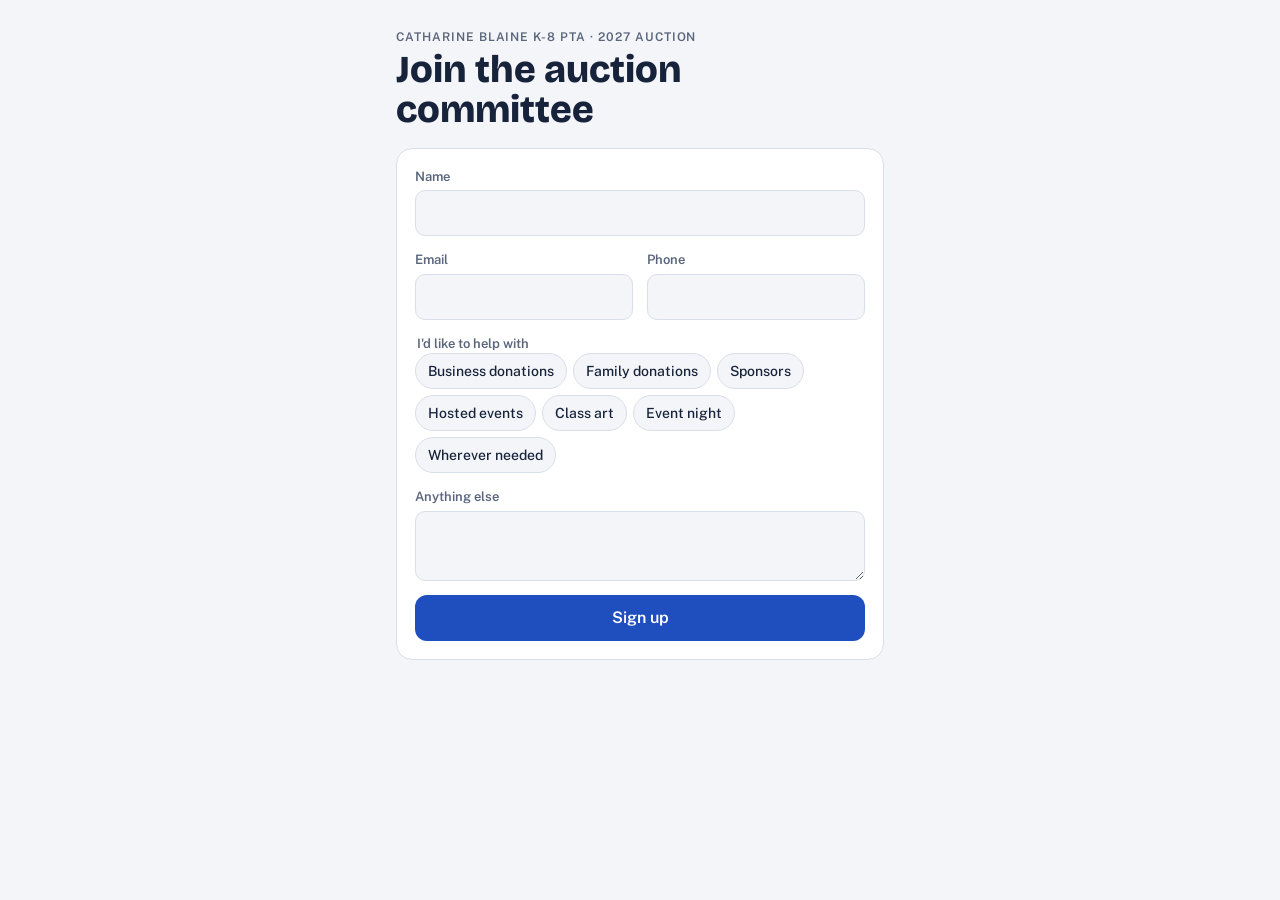
<file: signup/index.html>
<!doctype html>
<html lang="en">
<head>
<meta charset="utf-8">
<meta name="viewport" content="width=device-width,initial-scale=1,viewport-fit=cover">
<title>Join the Blaine Auction Committee</title>
<link rel="preconnect" href="https://fonts.googleapis.com">
<link rel="preconnect" href="https://fonts.gstatic.com" crossorigin>
<link rel="stylesheet" href="https://fonts.googleapis.com/css2?family=Bricolage+Grotesque:opsz,wght@12..96,600;12..96,800&family=Public+Sans:wght@400;500;600&display=swap">
<style>
/* Public committee sign-up. One short form; no passcode. Saves a row to the sheet's Signups tab. */
:root {
  --bg: #f3f5f8; --surface: #ffffff; --ink: #17233a; --muted: #5a667c; --line: #d9dfe8;
  --accent: #1f4fbf; --accent-ink: #ffffff; --paddle: #f2b632; --danger: #b0261d; --ok: #1d7a4a;
  --display: "Bricolage Grotesque", "Segoe UI", system-ui, sans-serif;
  --body: "Public Sans", "Segoe UI", system-ui, -apple-system, sans-serif;
  color-scheme: light;
}
@media (prefers-color-scheme: dark) {
  :root:not([data-theme="light"]) {
    --bg: #0f1520; --surface: #172131; --ink: #e6ebf3; --muted: #9aa6ba; --line: #2a3648;
    --accent: #7ea2ff; --accent-ink: #0f1520; --danger: #ff958b; --ok: #7fd6a4;
    color-scheme: dark;
  }
}
* { box-sizing: border-box; }
body { margin: 0; background: var(--bg); color: var(--ink); font-family: var(--body); font-size: 16px; line-height: 1.5; }
button, input, textarea { font: inherit; color: inherit; }
[hidden] { display: none !important; }
.wrap { max-width: 520px; margin: 0 auto; padding: calc(28px + env(safe-area-inset-top, 0px)) max(16px, env(safe-area-inset-right, 0px)) 48px max(16px, env(safe-area-inset-left, 0px)); display: grid; gap: 18px; }
.eyebrow { font-size: 12px; letter-spacing: .08em; text-transform: uppercase; color: var(--muted); font-weight: 600; }
h1 { font-family: var(--display); font-weight: 800; font-size: clamp(28px, 7vw, 38px); line-height: 1.05; margin: 4px 0 0; }
form, .done { background: var(--surface); border: 1px solid var(--line); border-radius: 16px; padding: 18px; display: grid; gap: 14px; }
label, legend { font-size: 13px; font-weight: 600; color: var(--muted); }
.field { display: grid; gap: 4px; }
input[type="text"], input[type="email"], input[type="tel"], textarea { width: 100%; padding: 10px 12px; border-radius: 10px; border: 1px solid var(--line); background: var(--bg); }
textarea { resize: vertical; min-height: 70px; }
:focus-visible { outline: 3px solid var(--accent); outline-offset: 2px; }
fieldset { border: 0; padding: 0; margin: 0; display: grid; gap: 8px; }
.chips { display: flex; flex-wrap: wrap; gap: 6px; }
.chips label { display: inline-flex; align-items: center; min-height: 36px; padding: 4px 12px; border-radius: 999px; border: 1px solid var(--line); background: var(--bg); color: var(--ink); font-weight: 500; font-size: 14px; cursor: pointer; }
.chips input { position: absolute; opacity: 0; width: 1px; height: 1px; }
.chips input:checked + span { font-weight: 600; }
.chips label:has(input:checked) { background: var(--ink); color: var(--bg); border-color: var(--ink); }
.chips label:has(input:focus-visible) { outline: 3px solid var(--accent); outline-offset: 2px; }
.two { display: grid; gap: 14px; grid-template-columns: repeat(auto-fit, minmax(200px, 1fr)); }
.trap { position: absolute; left: -9999px; }
button[type="submit"] { min-height: 46px; border: 0; border-radius: 12px; background: var(--accent); color: var(--accent-ink); font-weight: 600; cursor: pointer; }
button:disabled { opacity: .6; cursor: default; }
.err { color: var(--danger); font-size: 14px; margin: 0; }
.done h2 { font-family: var(--display); font-weight: 600; margin: 0; color: var(--ok); }
.done p { margin: 0; }
</style>
</head>
<body>
<main class="wrap">
  <div>
    <div class="eyebrow">Catharine Blaine K-8 PTA · 2027 Auction</div>
    <h1>Join the auction committee</h1>
  </div>

  <form id="form" novalidate>
    <div class="field"><label for="name">Name</label><input type="text" id="name" autocomplete="name" maxlength="80" required></div>
    <div class="two">
      <div class="field"><label for="email">Email</label><input type="email" id="email" autocomplete="email" maxlength="120" required></div>
      <div class="field"><label for="phone">Phone</label><input type="tel" id="phone" autocomplete="tel" maxlength="40"></div>
    </div>
    <fieldset>
      <legend>I'd like to help with</legend>
      <div class="chips" id="help"></div>
    </fieldset>
    <div class="field"><label for="note">Anything else</label><textarea id="note" maxlength="600"></textarea></div>
    <div class="trap" aria-hidden="true"><label for="website">Website</label><input type="text" id="website" tabindex="-1" autocomplete="off"></div>
    <p class="err" id="err" role="alert" hidden></p>
    <button type="submit" id="send">Sign up</button>
  </form>

  <div class="done" id="done" hidden role="status">
    <h2>Thank you!</h2>
    <p>You're on the list. Someone from the auction team will be in touch.</p>
  </div>
</main>
<script type="module">
import { API_URL } from '/lib/config.js';

const AREAS = ['Business donations', 'Family donations', 'Sponsors', 'Hosted events', 'Class art', 'Event night', 'Wherever needed'];
const $ = id => document.getElementById(id);
$('help').innerHTML = AREAS.map((a, i) => `<label><input type="checkbox" value="${a}" id="h${i}"><span>${a}</span></label>`).join('');

function fail(text) { $('err').textContent = text; $('err').hidden = false; }

$('form').addEventListener('submit', async e => {
  e.preventDefault();
  $('err').hidden = true;
  const v = id => $(id).value.trim();
  const body = {
    action: 'signup', name: v('name'), email: v('email'), phone: v('phone'), note: v('note'), website: $('website').value,
    help: [...document.querySelectorAll('#help input:checked')].map(x => x.value).join(', ')
  };
  if (!body.name) { $('name').focus(); return fail('Please add your name.'); }
  if (!/^[^@\s]+@[^@\s]+\.[^@\s]+$/.test(body.email)) { $('email').focus(); return fail('Please add a working email.'); }
  $('send').disabled = true; $('send').textContent = 'Sending…';
  try {
    const res = await fetch(API_URL, { method: 'POST', headers: { 'Content-Type': 'text/plain;charset=utf-8' }, body: JSON.stringify(body), redirect: 'follow' });
    const data = await res.json();
    if (data.error) throw new Error(data.error);
    $('form').hidden = true; $('done').hidden = false; $('done').focus?.();
  } catch (err) {
    fail(err && err.message && !/fetch|JSON|network/i.test(err.message) ? err.message : 'That didn’t go through. Please try again.');
    $('send').disabled = false; $('send').textContent = 'Sign up';
  }
});
</script>
</body>
</html>
</file>
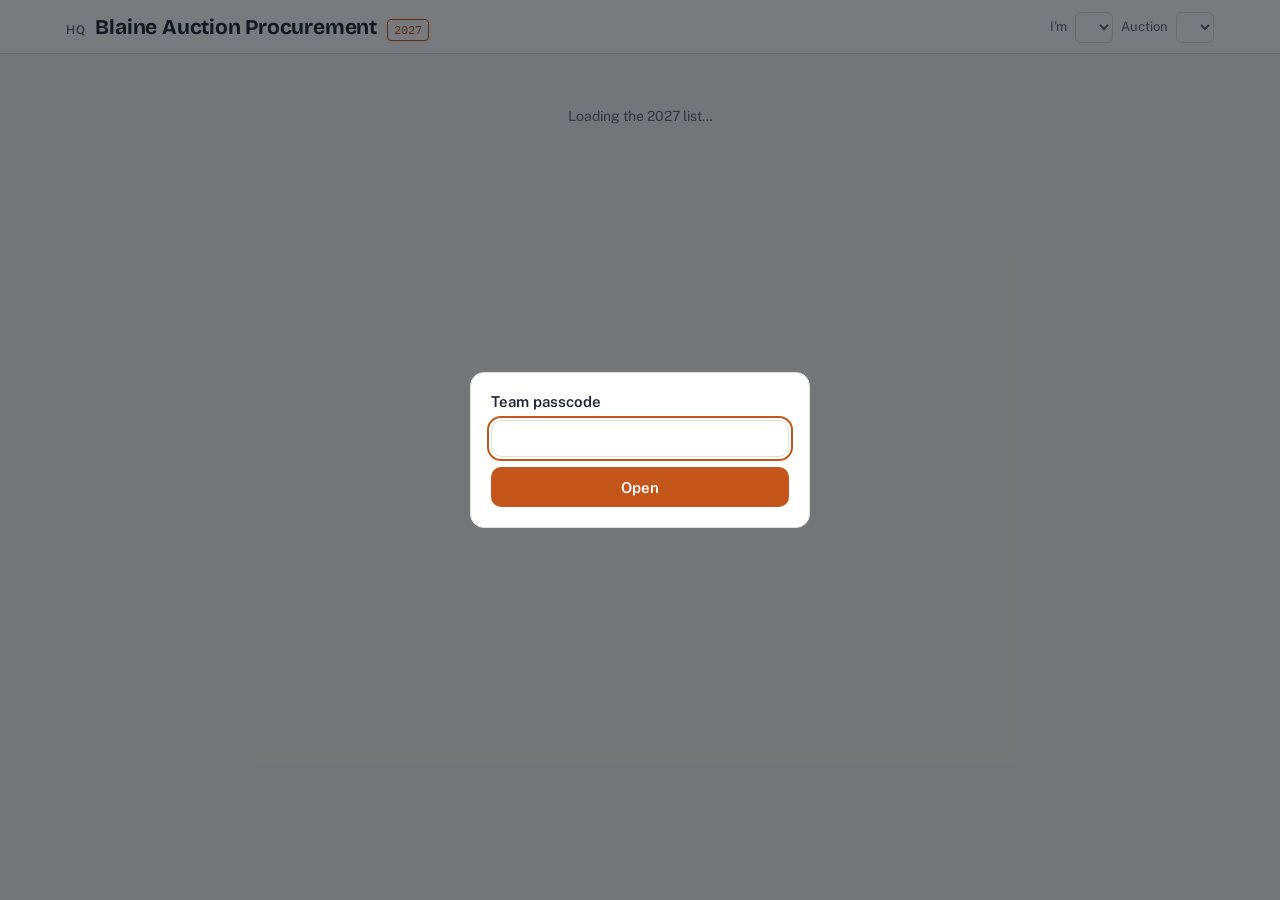
<file: tracker/index.html>
<!doctype html>
<html lang="en">
<head>
<meta charset="utf-8">
<meta name="viewport" content="width=device-width,initial-scale=1,viewport-fit=cover">
<title>Blaine 2027 Procurement</title>
<link rel="preconnect" href="https://fonts.googleapis.com">
<link rel="stylesheet" href="https://fonts.googleapis.com/css2?family=Bricolage+Grotesque:opsz,wght@12..96,500;12..96,700&family=Public+Sans:wght@400;500;600&family=IBM+Plex+Mono:wght@500&display=swap">
<link rel="stylesheet" href="/lib/gate.css">
<style>
/* Layout: sticky ledger header with stream tabs; overview = scoreboard + stream table + countdown; stream pages = filter rail over a claim-and-track table with a side drawer */
:root{
  --bg:#f6f5f2; --panel:#ffffff; --ink:#1d2433; --muted:#5f6675; --line:#e2dfd8; --soft:#efede8;
  --accent:#c4561b; --accent-ink:#ffffff; --accent-soft:#fbe9de; --navy:#24345a;
  --good:#2f7d4f; --good-soft:#e2f2e8; --warn:#9a6b00; --warn-soft:#fbf1d6; --bad:#b03a2e; --bad-soft:#f8e3e0; --info:#2f5aa8; --info-soft:#e4ebf8;
  --danger:#b03a2e;
  --f-display:"Bricolage Grotesque", "Avenir Next", system-ui, sans-serif;
  --f-body:"Public Sans", "Segoe UI", system-ui, sans-serif;
  --f-mono:"IBM Plex Mono", ui-monospace, Menlo, monospace;
  color-scheme:light;
}
@media (prefers-color-scheme: dark){:root:not([data-theme="light"]){
  --bg:#14171e; --panel:#1c2029; --ink:#e9e7e2; --muted:#a3a8b4; --line:#2e3340; --soft:#232834;
  --accent:#ef8a4c; --accent-ink:#1a1006; --accent-soft:#3a2516; --navy:#b8c6ea;
  --good:#6cc493; --good-soft:#1b3326; --warn:#e3b54a; --warn-soft:#352b12; --bad:#ee8a7f; --bad-soft:#3a1f1c; --info:#8fb0ee; --info-soft:#1d2a44; --danger:#ee8a7f; color-scheme:dark}}
*{box-sizing:border-box}
body{margin:0;background:var(--bg);color:var(--ink);font-family:var(--f-body);font-size:14px;line-height:1.45}
[hidden]{display:none!important}
.wrap{max-width:1180px;margin:0 auto;padding-left:max(16px,env(safe-area-inset-left,0px));padding-right:max(16px,env(safe-area-inset-right,0px))}
header.top{position:sticky;top:0;z-index:5;background:var(--panel);border-bottom:1px solid var(--line);padding-top:env(safe-area-inset-top,0px)}
.bar{display:flex;flex-wrap:wrap;align-items:center;gap:10px 18px;padding-block:12px 0}
.brand{display:flex;align-items:baseline;gap:10px;margin-right:auto;min-width:0}
.brand a{color:var(--muted);text-decoration:none;font-size:12px;text-transform:uppercase;letter-spacing:.06em;font-weight:600}
.brand h1{font-family:var(--f-display);font-size:21px;font-weight:700;margin:0;letter-spacing:-.01em;text-wrap:balance}
.brand .yr{font-family:var(--f-mono);font-size:12px;color:var(--accent);border:1px solid var(--accent);border-radius:4px;padding:1px 6px}
.who{display:flex;gap:8px;align-items:center;flex-wrap:wrap;color:var(--muted);font-size:13px}
select,input,textarea,button{font:inherit;color:inherit}
select,input[type=text],input[type=number],input[type=search],textarea{background:var(--panel);border:1px solid var(--line);border-radius:6px;padding:6px 8px;min-width:0}
textarea{width:100%;min-height:70px;resize:vertical}
button{cursor:pointer;border-radius:6px;border:1px solid var(--line);background:var(--panel);padding:6px 11px}
button.primary{background:var(--accent);color:var(--accent-ink);border-color:var(--accent);font-weight:600}
button.ghost{background:transparent;border-color:transparent;color:var(--muted)}
button:focus-visible,select:focus-visible,input:focus-visible,a:focus-visible,textarea:focus-visible{outline:2px solid var(--accent);outline-offset:2px}
nav.tabs{display:flex;gap:2px;overflow-x:auto;padding-top:10px;scrollbar-width:none}
nav.tabs a{padding:9px 13px;color:var(--muted);text-decoration:none;border-bottom:2px solid transparent;white-space:nowrap;font-weight:500}
nav.tabs a[aria-current="page"]{color:var(--ink);border-bottom-color:var(--accent)}
nav.tabs a .n{font-family:var(--f-mono);font-size:11px;color:var(--muted);margin-left:5px}
main{padding-block:22px 60px}
h2{font-family:var(--f-display);font-size:22px;margin:0 0 4px;letter-spacing:-.01em;text-wrap:balance}
h3{font-family:var(--f-display);font-size:16px;margin:0 0 10px}
.sub{color:var(--muted);margin:0 0 18px;max-width:70ch}
.grid{display:grid;gap:16px}
.score{grid-template-columns:repeat(auto-fit,minmax(200px,1fr))}
.tile{background:var(--panel);border:1px solid var(--line);border-radius:10px;padding:14px 16px;min-width:0}
.tile .k{font-size:12px;letter-spacing:.04em;text-transform:uppercase;color:var(--muted)}
.tile .v{font-family:var(--f-display);font-size:32px;font-weight:700;font-variant-numeric:tabular-nums;line-height:1.1;margin-top:4px}
.tile .v small{font-size:15px;color:var(--muted);font-weight:500}
.meter{height:7px;background:var(--soft);border-radius:4px;margin-top:10px;overflow:hidden}
.meter i{display:block;height:100%;background:var(--accent);border-radius:4px}
.tile .foot{font-size:12px;color:var(--muted);margin-top:6px}
.two{grid-template-columns:minmax(0,1.5fr) minmax(0,1fr);margin-top:16px}
@media (max-width:860px){.two{grid-template-columns:1fr}}
.card{background:var(--panel);border:1px solid var(--line);border-radius:10px;padding:16px;min-width:0}
.tablewrap{overflow-x:auto}
table{border-collapse:collapse;width:100%;font-variant-numeric:tabular-nums}
th{text-align:left;font-size:12px;font-weight:600;color:var(--muted);text-transform:uppercase;letter-spacing:.03em;padding:8px;border-bottom:1px solid var(--line);white-space:nowrap}
td{padding:8px;border-bottom:1px solid var(--line);vertical-align:top}
td.num,th.num{text-align:right}
tr.click{cursor:pointer}
tr.click:hover td{background:var(--soft)}
.stack{display:flex;flex-direction:column;gap:2px;min-width:0}
.nm{font-weight:600}
.dim{color:var(--muted);font-size:12.5px}
.pill{display:inline-block;font-size:11.5px;font-weight:600;padding:2px 7px;border-radius:999px;white-space:nowrap}
.t-A{background:var(--good-soft);color:var(--good)}
.t-B{background:var(--info-soft);color:var(--info)}
.t-C{background:var(--warn-soft);color:var(--warn)}
.t-D{background:var(--soft);color:var(--muted)}
.t-N{background:var(--accent-soft);color:var(--accent)}
.st-Not{background:var(--soft);color:var(--muted)}
.st-Asked,.st-Follow{background:var(--info-soft);color:var(--info)}
.st-Confirmed,.st-Received,.st-Thanked{background:var(--good-soft);color:var(--good)}
.st-Declined,.st-Skip{background:var(--bad-soft);color:var(--bad)}
.claim{font-size:12.5px;padding:3px 9px}
.dl{list-style:none;margin:0;padding:0;display:flex;flex-direction:column}
.dl li{display:grid;grid-template-columns:92px minmax(0,1fr) auto;gap:10px;padding:9px 0;border-bottom:1px solid var(--line);align-items:baseline}
.dl li:last-child{border-bottom:0}
.dl .d{font-family:var(--f-mono);font-size:12px;color:var(--muted)}
.dl .in{font-size:12px;color:var(--muted);white-space:nowrap}
.dl li.past{opacity:.55}
.dl li.next .d{color:var(--accent)}
.filters{display:flex;flex-wrap:wrap;gap:8px;align-items:center;margin-bottom:12px}
.filters input[type=search]{flex:1 1 220px}
.chips{display:flex;flex-wrap:wrap;gap:6px;margin-bottom:12px}
.chip{border-radius:999px;padding:4px 11px;font-size:12.5px}
.chip[aria-pressed="true"]{background:var(--ink);color:var(--bg);border-color:var(--ink)}
.counts{display:flex;flex-wrap:wrap;gap:6px 14px;font-size:12.5px;color:var(--muted);margin-bottom:10px}
.counts b{color:var(--ink);font-family:var(--f-mono);font-weight:500}
.more{display:flex;justify-content:center;padding:14px}
.drawer{position:fixed;top:0;right:0;bottom:0;width:min(440px,100%);background:var(--panel);border-left:1px solid var(--line);z-index:20;display:flex;flex-direction:column;box-shadow:-12px 0 30px rgba(0,0,0,.12);padding-top:env(safe-area-inset-top,0px);padding-bottom:env(safe-area-inset-bottom,0px);padding-right:env(safe-area-inset-right,0px)}
.drawer header{display:flex;gap:10px;align-items:flex-start;padding:16px;border-bottom:1px solid var(--line)}
.drawer header h3{margin:0;font-size:19px;flex:1;min-width:0;overflow-wrap:anywhere}
.drawer .body{padding:16px;overflow-y:auto;display:flex;flex-direction:column;gap:14px}
.field{display:flex;flex-direction:column;gap:4px}
.field label{font-size:12px;color:var(--muted);font-weight:600;text-transform:uppercase;letter-spacing:.03em}
.row2{display:grid;grid-template-columns:1fr 1fr;gap:10px}
.copy{display:flex;gap:6px;align-items:center;min-width:0}
.copy span{overflow-wrap:anywhere;user-select:all;min-width:0}
.hist{display:grid;grid-template-columns:44px minmax(0,1fr);gap:4px 10px;font-size:13px}
.hist dt{font-family:var(--f-mono);color:var(--muted);font-size:12px}
.hist dd{margin:0}
.scrim{position:fixed;inset:0;background:rgba(10,12,18,.35);z-index:19}
.toast{position:fixed;left:50%;transform:translateX(-50%);bottom:calc(18px + env(safe-area-inset-bottom,0px));background:var(--ink);color:var(--bg);padding:9px 14px;border-radius:8px;z-index:30;font-size:13px;max-width:calc(100% - 32px)}
.empty{padding:30px 10px;text-align:center;color:var(--muted)}
.banner{background:var(--accent-soft);border:1px solid var(--accent);border-radius:10px;padding:12px 14px;margin-bottom:16px;font-size:13.5px}
.legend{display:flex;flex-wrap:wrap;gap:8px 14px;font-size:12.5px;color:var(--muted);margin-top:10px}
.settings{display:grid;grid-template-columns:repeat(auto-fit,minmax(220px,1fr));gap:12px}
@media (max-width:640px){.hide-sm{display:none}.tile .v{font-size:27px}}
@media (prefers-reduced-motion:reduce){*{transition:none!important}}
</style>
</head>
<body>
<header class="top">
  <div class="wrap">
    <div class="bar">
      <div class="brand"><a href="/">HQ</a><h1>Blaine Auction Procurement</h1><span class="yr">2027</span></div>
      <div class="who">
        <label for="me">I'm</label>
        <select id="me" aria-label="Who is using the tracker"></select>
        <label for="eventDate">Auction</label>
        <select id="eventDate" aria-label="Auction date"></select>
      </div>
    </div>
    <nav class="tabs" id="tabs" aria-label="Procurement streams"></nav>
  </div>
</header>

<main class="wrap" id="main">
  <div class="empty" id="boot">Loading the 2027 list…</div>
</main>
<div id="drawerHost"></div>
<div id="toastHost" aria-live="polite"></div>

<script type="module">
import * as api from '/lib/api.js';

const STREAMS = [
  {key:'overview', label:'Overview'},
  {key:'biz', label:'Business donations', tab:'Business donations', one:'business', blurb:'Claim a business before you ask so nobody asks twice.'},
  {key:'sponsor', label:'Sponsors', tab:'Sponsors', one:'sponsor', blurb:'Last year\'s sponsors are first to ask back.'},
  {key:'family', label:'Family donations', tab:'Family donations', one:'family', blurb:'Hold until the PTA Giving Campaign ends Nov 30.'},
  {key:'hosted', label:'Hosted events', tab:'Hosted events', one:'event', blurb:'Ask past hosts to run their event again.'},
  {key:'art', label:'Class art', tab:'Class art', one:'class project', blurb:'One piece per classroom, led by room parents and art docents.'},
];
const STREAM_TABS = STREAMS.filter(s => s.tab).map(s => s.tab);
const SETTINGS_TAB = 'Tracker settings';
const STATUSES = ['Not asked','Asked','Follow up','Confirmed','Received','Thanked','Declined','Skip'];
const SECURED = new Set(['Confirmed','Received','Thanked']);
const TIERS = {A:'Gave recently',B:'Gave before',C:'Asked, no gift',D:'Never asked',N:'New lead'};
const DEFAULTS = {goalCount:180, goalDollars:100000, eventDate:'2027-05-01', team:['Ryan','Nicole']};
const DATES = ['2027-05-01','2027-05-15'];
// Sheet column -> short key used by the page.
const COLS = {id:'id', name:'n', tier:'tier', type:'t', neighborhood:'hood', hosts:'host', email:'e', phone:'p', website:'w', howToAsk:'how', description:'desc',
  gave2026:'h26', gave2025:'h25', gave2024:'h24', gave2023:'h23', outcome2026:'o26', askedBy2026:'a26', carriedNote:'note', guests:'guests', price:'price',
  asker:'asker', status:'status', item2027:'item', value2027:'value', notes2027:'notes', updatedAt:'at', updatedBy:'by'};
const BACK = Object.fromEntries(Object.entries(COLS).map(([a,b]) => [b,a]));
const toRow = (o, s) => { const r = {s}; for (const [c,k] of Object.entries(COLS)) r[k] = o[c] === undefined ? '' : o[c]; r.id = String(r.id); return r; };
const toSheet = patch => { const o = {}; for (const [k,v] of Object.entries(patch)) if (BACK[k]) o[BACK[k]] = v; return o; };
const tabOf = s => STREAMS.find(x => x.key === s).tab;

let ready = false, rows = [], settings = {...DEFAULTS}, history = null, pending = 0;
let me = '';
try { me = localStorage.getItem('blaine27.me') || ''; } catch(e) {}
const ui = {route:'overview', q:'', tier:'', status:'', owner:'', limit:100, open:null};

const $ = (s, el=document) => el.querySelector(s);
const esc = s => String(s ?? '').replace(/[&<>"']/g, c => ({'&':'&amp;','<':'&lt;','>':'&gt;','"':'&quot;',"'":'&#39;'}[c]));
const money = n => '$' + Math.round(n||0).toLocaleString('en-US');
const statusCls = s => 'st-' + String(s||'Not asked').split(' ')[0];

function toast(msg){
  const t = document.createElement('div'); t.className='toast'; t.textContent=msg;
  $('#toastHost').replaceChildren(t); setTimeout(()=>t.remove(), 2600);
}

// ---------- data
const rowStatus = r => r.status || 'Not asked';

async function save(id, patch){
  const r = rows.find(x => x.id === id); if (!r) return;
  const stamp = {at: new Date().toISOString(), by: me || 'Someone'};
  Object.assign(r, patch, stamp); render();
  pending++;
  try { await api.patch(tabOf(r.s), id, toSheet({...patch, ...stamp})); }
  catch(e) { toast('Could not save. Reload and try again.'); }
  finally { pending--; }
}

async function add(s, fields){
  const id = 'u-' + Date.now().toString(36) + Math.random().toString(36).slice(2,6);
  const r = {...toRow({}, s), ...fields, id, s, tier:'N', at:new Date().toISOString(), by: me || 'Someone'};
  rows.push(r); render();
  pending++;
  try { await api.upsert(tabOf(s), toSheet(r)); }
  catch(e) { toast('Could not add. Reload and try again.'); }
  finally { pending--; }
}

async function claim(id){
  if (!me){ toast('Pick your name at the top first'); $('#me').focus(); return; }
  const r = rows.find(x => x.id === id); if (!r) return;
  pending++;
  try {
    const res = await api.claim(tabOf(r.s), id, me, me);
    if (res.taken){ r.asker = res.taken; render(); toast(res.taken + ' already has this one'); return; }
    r.asker = me; r.at = new Date().toISOString(); r.by = me; render();
    toast('Claimed. It\'s on your list.');
  } catch(e){ toast('Could not claim right now'); }
  finally { pending--; }
}

async function saveSettings(patch){
  settings = {...settings, ...patch}; render();
  pending++;
  try { for (const [k,v] of Object.entries(patch)) await api.setting(k, Array.isArray(v) ? v.join(', ') : v); }
  catch(e){ toast('Could not save settings'); }
  finally { pending--; }
}

function applySettings(list){
  const kv = Object.fromEntries(list.map(x => [String(x.key), x.value]));
  settings = {...DEFAULTS,
    ...(kv.team ? {team: String(kv.team).split(',').map(s=>s.trim()).filter(Boolean)} : {}),
    ...(kv.goalCount !== undefined && kv.goalCount !== '' ? {goalCount: +kv.goalCount} : {}),
    ...(kv.goalDollars !== undefined && kv.goalDollars !== '' ? {goalDollars: +kv.goalDollars} : {}),
    ...(kv.eventDate ? {eventDate: String(kv.eventDate).slice(0,10)} : {})};
  history = kv.pkgs2025 ? {pkgs2025:+kv.pkgs2025, value2025:+kv.value2025, sold2025:+kv.sold2025} : null;
}

// ---------- dates
function addDays(iso, n){ const d = new Date(iso+'T12:00:00'); d.setDate(d.getDate()+n); return d; }
const fmt = d => d.toLocaleDateString('en-US',{month:'short',day:'numeric'});
function deadlines(){
  const E = settings.eventDate;
  return [
    [new Date('2026-11-01T12:00:00'), 'PTA Giving Campaign runs through Nov 30. Hold family asks until it ends.'],
    [new Date('2026-11-10T12:00:00'), 'PTA meeting'],
    [new Date('2026-12-01T12:00:00'), 'Confirm the date with the principal. Welcome-back note to the 2026 team.'],
    [new Date('2027-01-11T12:00:00'), 'Build 2027 donation and sponsor forms. Assign each sponsor an owner.'],
    [new Date('2027-02-01T12:00:00'), 'Procurement kickoff: business, family, hosted events and sponsors all start.'],
    [new Date('2027-03-01T12:00:00'), 'Sponsors confirmed in time for the ticket site.'],
    [new Date('2027-03-08T12:00:00'), 'Family donations and hosted parties kick off at school.'],
    [addDays(E,-60), 'Raffle license due if raffle proceeds may top $5,000.'],
    [new Date('2027-04-01T12:00:00'), 'Ticket sales launch.'],
    [addDays(E,-35), 'Last call: remind every asker to lock in donations.'],
    [addDays(E,-21), 'Procurement closes. Cataloger starts entering items.'],
    [addDays(E,-10), 'Print certificates and build gift card envelopes.'],
    [addDays(E,0), 'Auction night.'],
  ].sort((a,b)=>a[0]-b[0]);
}
const daysTo = d => Math.ceil((d - new Date()) / 864e5);

// ---------- render
function renderTabs(){
  $('#tabs').innerHTML = STREAMS.map(s => {
    const n = s.key==='overview' ? '' : `<span class="n">${rows.filter(r=>r.s===s.key && rowStatus(r)!=='Skip').length}</span>`;
    return `<a href="#${s.key}" ${ui.route===s.key?'aria-current="page"':''}>${esc(s.label)}${n}</a>`;
  }).join('');
}

function renderHeader(){
  const team = settings.team || [];
  $('#me').innerHTML = `<option value="">Pick your name</option>` + team.map(n=>`<option ${n===me?'selected':''}>${esc(n)}</option>`).join('');
  $('#eventDate').innerHTML = DATES.map(d=>`<option value="${d}" ${d===settings.eventDate?'selected':''}>${fmt(new Date(d+'T12:00:00'))}, 2027</option>`).join('');
}

function overview(){
  const live = rows.filter(r => rowStatus(r)!=='Skip');
  const secured = live.filter(r => SECURED.has(rowStatus(r)));
  const value = secured.reduce((a,r)=>a+(+r.value||0),0);
  const claimed = live.filter(r => r.asker).length;
  const dl = deadlines();
  const close = dl.find(d => /Procurement closes/.test(d[1]));
  const next = dl.find(d => daysTo(d[0]) >= 0);
  const pct = (a,b) => Math.min(100, b ? a/b*100 : 0).toFixed(1);
  const per = STREAMS.filter(s=>s.key!=='overview').map(s => {
    const rs = live.filter(r=>r.s===s.key);
    const c = st => rs.filter(r=>rowStatus(r)===st).length;
    return {s, n:rs.length, claimed:rs.filter(r=>r.asker).length, asked:c('Asked')+c('Follow up'),
      secured:rs.filter(r=>SECURED.has(rowStatus(r))).length, value:rs.filter(r=>SECURED.has(rowStatus(r))).reduce((a,r)=>a+(+r.value||0),0),
      past:rs.filter(r=>r.tier==='A').length};
  });
  const mine = me ? live.filter(r=>r.asker===me) : [];
  const mineOpen = mine.filter(r => !SECURED.has(rowStatus(r)) && rowStatus(r)!=='Declined').length;
  const h = history ? `2025: ${history.pkgs2025} packages, ${money(history.value2025)} donated.` : '';
  return `
  <h2>2027 at a glance</h2>
  <div class="grid score">
    <div class="tile"><div class="k">Donations secured</div><div class="v">${secured.length} <small>of ${settings.goalCount}</small></div><div class="meter"><i style="width:${pct(secured.length,settings.goalCount)}%"></i></div></div>
    <div class="tile"><div class="k">Value secured</div><div class="v">${money(value)}</div><div class="meter"><i style="width:${pct(value,settings.goalDollars)}%"></i></div><div class="foot">Goal ${money(settings.goalDollars)}. ${esc(h)}</div></div>
    <div class="tile"><div class="k">Claimed by an asker</div><div class="v">${claimed} <small>of ${live.length}</small></div><div class="meter"><i style="width:${pct(claimed,live.length)}%"></i></div><div class="foot">${me ? `You have ${mine.length}, ${mineOpen} still open` : 'Pick your name to see your list'}</div></div>
    <div class="tile"><div class="k">Procurement closes</div><div class="v">${fmt(close[0])}</div><div class="foot">${daysTo(close[0])} days away. Next: ${esc(next ? next[1].split('.')[0] : 'Auction night')}</div></div>
  </div>
  <div class="grid two">
    <section class="card"><h3>By stream</h3><div class="tablewrap"><table>
      <thead><tr><th>Stream</th><th class="num">On list</th><th class="num hide-sm">Gave recently</th><th class="num">Claimed</th><th class="num">Asked</th><th class="num">Secured</th><th class="num">Value</th></tr></thead>
      <tbody>${per.map(p=>`<tr class="click" data-go="${p.s.key}"><td>${esc(p.s.label)}</td><td class="num">${p.n}</td><td class="num hide-sm">${p.past}</td><td class="num">${p.claimed}</td><td class="num">${p.asked}</td><td class="num">${p.secured}</td><td class="num">${money(p.value)}</td></tr>`).join('')}</tbody>
    </table></div>
    <div class="legend"><span><span class="pill t-A">Gave recently</span> 2025 or 2026</span><span><span class="pill t-B">Gave before</span> 2024 or earlier</span><span><span class="pill t-C">Asked, no gift</span></span><span><span class="pill t-D">Never asked</span></span><span><span class="pill t-N">New lead</span></span></div>
    </section>
    <section class="card"><h3>Countdown</h3><ul class="dl">${dl.map(d=>{const n=daysTo(d[0]);return `<li class="${n<0?'past':(d===next?'next':'')}"><span class="d">${fmt(d[0])}</span><span>${esc(d[1])}</span><span class="in">${n<0?'done':n===0?'today':n+'d'}</span></li>`;}).join('')}</ul></section>
  </div>
  <section class="card" style="margin-top:16px"><h3>Team and goals</h3>
    <div class="settings">
      <div class="field"><label for="setTeam">Askers (comma separated)</label><input type="text" id="setTeam" value="${esc((settings.team||[]).join(', '))}"></div>
      <div class="field"><label for="setCount">Donation goal</label><input type="number" id="setCount" min="0" value="${settings.goalCount}"></div>
      <div class="field"><label for="setDollars">Value goal ($)</label><input type="number" id="setDollars" min="0" step="1000" value="${settings.goalDollars}"></div>
    </div>
  </section>`;
}

function streamPage(){
  const s = STREAMS.find(x=>x.key===ui.route);
  let rs = rows.filter(r=>r.s===s.key);
  const all = rs;
  const q = ui.q.trim().toLowerCase();
  if (q) rs = rs.filter(r => [r.n,r.t,r.e,r.host,r.note,r.notes,r.item,r.h26,r.h25,r.h24].some(v => v && String(v).toLowerCase().includes(q)));
  if (ui.tier) rs = rs.filter(r => r.tier===ui.tier);
  if (ui.status) rs = rs.filter(r => rowStatus(r)===ui.status);
  else rs = rs.filter(r => rowStatus(r)!=='Skip');
  if (ui.owner==='__me') rs = rs.filter(r => me && r.asker===me);
  else if (ui.owner==='__none') rs = rs.filter(r => !r.asker);
  else if (ui.owner) rs = rs.filter(r => r.asker===ui.owner);
  const order = {A:0,N:1,B:2,C:3,D:4};
  rs.sort((a,b)=> (order[a.tier]??5)-(order[b.tier]??5) || String(a.n).localeCompare(String(b.n)));
  const counts = {}; all.forEach(r=>{const k=rowStatus(r); counts[k]=(counts[k]||0)+1;});
  const tiersHere = Object.keys(TIERS).filter(t => all.some(r=>r.tier===t));
  const shown = rs.slice(0, ui.limit);
  const isHosted = s.key==='hosted';
  const head = isHosted
    ? `<th>Event</th><th class="hide-sm">Hosts</th><th>History</th><th>Asker</th><th>Status</th><th class="num">Value</th>`
    : `<th>Name</th><th class="hide-sm">Type</th><th>History</th><th>Asker</th><th>Status</th><th class="num">Value</th>`;
  const body = shown.map(r => {
    const hist = [r.h26 && `<span><b>26</b> ${esc(r.h26)}</span>`, r.h25 && `<span><b>25</b> ${esc(r.h25)}</span>`, r.h24 && `<span><b>24</b> ${esc(r.h24)}</span>`, r.h23 && `<span><b>23</b> ${esc(r.h23)}</span>`].filter(Boolean).slice(0,2).join('<br>') || `<span class="dim">${esc(r.o26 && r.o26!=='Not asked' ? r.o26 + ' in 2026' : 'No history')}</span>`;
    const asker = r.asker ? `<span>${esc(r.asker)}</span>` : `<button class="claim" data-claim="${esc(r.id)}">Claim</button>`;
    return `<tr class="click" data-open="${esc(r.id)}">
      <td><div class="stack"><span class="nm">${esc(r.n)}</span><span><span class="pill t-${esc(r.tier||'D')}">${esc(TIERS[r.tier]||'')}</span></span></div></td>
      <td class="hide-sm dim">${esc(isHosted ? (r.host||'') : (r.t||''))}</td>
      <td class="dim" style="max-width:260px">${hist}</td>
      <td>${asker}</td>
      <td><span class="pill ${statusCls(rowStatus(r))}">${esc(rowStatus(r))}</span></td>
      <td class="num">${r.value ? money(r.value) : ''}</td></tr>`;
  }).join('');
  return `
  <h2>${esc(s.label)}</h2>
  <p class="sub">${esc(s.blurb)}</p>
  <div class="filters">
    <input type="search" id="q" placeholder="Search names, notes, past gifts" value="${esc(ui.q)}" aria-label="Search">
    <select id="fOwner" aria-label="Asker filter">
      <option value="">Everyone</option><option value="__me" ${ui.owner==='__me'?'selected':''}>My list</option><option value="__none" ${ui.owner==='__none'?'selected':''}>Unclaimed</option>
      ${(settings.team||[]).map(n=>`<option ${ui.owner===n?'selected':''}>${esc(n)}</option>`).join('')}
    </select>
    <select id="fStatus" aria-label="Status filter"><option value="">Any status</option>${STATUSES.map(x=>`<option ${ui.status===x?'selected':''}>${x}</option>`).join('')}</select>
    <button class="primary" id="addBtn">Add ${esc(s.one)}</button>
  </div>
  ${tiersHere.length>1 ? `<div class="chips" role="group" aria-label="History filter"><button class="chip" data-tier="" aria-pressed="${!ui.tier}">All</button>${tiersHere.map(t=>`<button class="chip" data-tier="${t}" aria-pressed="${ui.tier===t}">${TIERS[t]} · ${all.filter(r=>r.tier===t).length}</button>`).join('')}</div>` : ''}
  <div class="counts">${STATUSES.filter(x=>counts[x]).map(x=>`<span>${x} <b>${counts[x]}</b></span>`).join('')}<span>Showing <b>${shown.length}</b> of ${rs.length}</span></div>
  ${rs.length ? `<div class="card" style="padding:4px 8px"><div class="tablewrap"><table><thead><tr>${head}</tr></thead><tbody>${body}</tbody></table></div>
  ${rs.length>ui.limit?`<div class="more"><button id="moreBtn">Show ${Math.min(100, rs.length-ui.limit)} more</button></div>`:''}</div>`
  : `<div class="card empty">${all.length ? 'Nothing matches these filters.' : 'Nothing here yet.'}</div>`}`;
}

function drawer(){
  if (!ui.open) { $('#drawerHost').replaceChildren(); return; }
  const r = ui.open === '__new' ? null : rows.find(x=>x.id===ui.open);
  if (ui.open !== '__new' && !r) { ui.open = null; $('#drawerHost').replaceChildren(); return; }
  const s = STREAMS.find(x=>x.key===(r ? r.s : ui.route));
  const isNew = !r;
  const v = r || {s:s.key, n:'', tier:'N'};
  const copyRow = (label, val) => val ? `<div class="field"><label>${label}</label><div class="copy"><span>${esc(val)}</span><button class="ghost" data-copy="${esc(val)}" aria-label="Copy ${label}">Copy</button></div></div>` : '';
  const histRows = [['2026',v.h26 || (v.o26 && v.o26!=='Not asked' && v.o26!=='New lead' ? v.o26 : '')],['2025',v.h25],['2024',v.h24],['2023',v.h23]].filter(x=>x[1]);
  $('#drawerHost').innerHTML = `<div class="scrim" data-close="1"></div>
  <aside class="drawer" role="dialog" aria-modal="true" aria-labelledby="dTitle">
    <header><h3 id="dTitle">${isNew ? 'Add ' + esc(s.one) : esc(v.n)}</h3><button class="ghost" data-close="1" aria-label="Close">Close</button></header>
    <div class="body">
      ${isNew ? `<div class="field"><label for="nName">${s.key==='hosted'?'Event':'Name'}</label><input type="text" id="nName"></div>
        <div class="row2"><div class="field"><label for="nType">${s.key==='hosted'?'Hosts':s.key==='art'?'Grade and teacher':'Type'}</label><input type="text" id="nType"></div>
        <div class="field"><label for="nEmail">Email or contact</label><input type="text" id="nEmail"></div></div>
        <div class="field"><label for="nWeb">Website or donation form</label><input type="text" id="nWeb"></div>`
      : `<div><span class="pill t-${esc(v.tier||'D')}">${esc(TIERS[v.tier]||'')}</span> <span class="dim">${esc(v.t||'')}${v.hood?' · '+esc(v.hood):''}</span></div>
        ${v.host?`<div class="field"><label>Hosts</label><div>${esc(v.host)}</div></div>`:''}
        ${copyRow('Email', v.e)}${copyRow('Phone', v.p)}${copyRow('Website or form', v.w)}${v.how?`<div class="field"><label>How to ask</label><div>${esc(v.how)}</div></div>`:''}
        ${v.desc?`<div class="field"><label>Description</label><div class="dim">${esc(v.desc)}</div></div>`:''}
        ${histRows.length?`<div class="field"><label>History</label><dl class="hist">${histRows.map(h=>`<dt>${h[0]}</dt><dd>${esc(h[1])}</dd>`).join('')}</dl>${v.a26?`<div class="dim" style="margin-top:4px">Asked in 2026 by ${esc(v.a26)}</div>`:''}</div>`:''}
        ${v.note?`<div class="field"><label>Carried over</label><div class="dim">${esc(v.note)}</div></div>`:''}`}
      <div class="row2">
        <div class="field"><label for="dAsker">Asker</label><select id="dAsker"><option value="">Unclaimed</option>${(settings.team||[]).map(n=>`<option ${v.asker===n?'selected':''}>${esc(n)}</option>`).join('')}</select></div>
        <div class="field"><label for="dStatus">Status</label><select id="dStatus">${STATUSES.map(x=>`<option ${rowStatus(v)===x?'selected':''}>${x}</option>`).join('')}</select></div>
      </div>
      <div class="row2">
        <div class="field"><label for="dItem">2027 item</label><input type="text" id="dItem" value="${esc(v.item||'')}" placeholder="e.g. $100 gift card"></div>
        <div class="field"><label for="dValue">Value ($)</label><input type="number" id="dValue" min="0" value="${esc(v.value||'')}"></div>
      </div>
      <div class="field"><label for="dNotes">Notes</label><textarea id="dNotes" placeholder="Who you talked to, when to follow up">${esc(v.notes||'')}</textarea></div>
      ${!isNew && v.at ? `<div class="dim">Updated ${new Date(v.at).toLocaleDateString('en-US',{month:'short',day:'numeric'})} by ${esc(v.by||'someone')}</div>` : ''}
      <div style="display:flex;gap:8px;flex-wrap:wrap"><button class="primary" id="dSave">${isNew?'Add to list':'Save'}</button><button data-close="1">Cancel</button></div>
    </div>
  </aside>`;
  const first = $('#drawerHost input, #drawerHost select'); if (first && isNew) first.focus();
}

function render(){
  if (!ready) return;
  renderHeader(); renderTabs();
  const keepFocus = document.activeElement && document.activeElement.id;
  const sel = document.activeElement && document.activeElement.selectionStart;
  $('#main').innerHTML = ui.route==='overview' ? overview() : streamPage();
  if (keepFocus==='q'){ const q=$('#q'); q.focus(); try{q.setSelectionRange(sel,sel);}catch(e){} }
  if (!$('#drawerHost .drawer') || ui.drawerDirty) { drawer(); ui.drawerDirty=false; }
}

// ---------- events
document.addEventListener('click', e => {
  const t = e.target.closest('[data-claim],[data-open],[data-close],[data-go],[data-tier],[data-copy],#addBtn,#moreBtn,#dSave');
  if (!t) return;
  if (t.dataset.claim){ e.stopPropagation(); claim(t.dataset.claim); return; }
  if (t.dataset.copy!==undefined){ const val=t.dataset.copy; navigator.clipboard?.writeText(val).then(()=>toast('Copied'),()=>toast('Select the text to copy')); return; }
  if (t.dataset.close){ ui.open=null; ui.drawerDirty=true; render(); return; }
  if (t.dataset.go){ location.hash = t.dataset.go; return; }
  if (t.dataset.tier!==undefined){ ui.tier=t.dataset.tier; ui.limit=100; render(); return; }
  if (t.dataset.open){ ui.open=t.dataset.open; ui.drawerDirty=true; render(); return; }
  if (t.id==='addBtn'){ ui.open='__new'; ui.drawerDirty=true; render(); return; }
  if (t.id==='moreBtn'){ ui.limit+=100; render(); return; }
  if (t.id==='dSave'){
    const patch = {asker:$('#dAsker').value, status:$('#dStatus').value, item:$('#dItem').value.trim(), value:$('#dValue').value ? Number($('#dValue').value) : '', notes:$('#dNotes').value.trim()};
    if (ui.open==='__new'){
      const name = $('#nName').value.trim(); if (!name){ toast('Add a name first'); $('#nName').focus(); return; }
      const s = ui.route==='overview' ? 'biz' : ui.route;
      const extra = {n:name, e:$('#nEmail').value.trim(), w:$('#nWeb').value.trim()};
      const typ = $('#nType').value.trim(); if (s==='hosted') extra.host = typ; else extra.t = typ;
      add(s, {...extra, ...patch}); toast('Added');
    } else { save(ui.open, patch); toast('Saved'); }
    ui.open=null; ui.drawerDirty=true; render();
  }
});
document.addEventListener('keydown', e => { if (e.key==='Escape' && ui.open){ ui.open=null; ui.drawerDirty=true; render(); } });
document.addEventListener('input', e => {
  if (e.target.id==='q'){ ui.q=e.target.value; ui.limit=100; clearTimeout(ui.qt); ui.qt=setTimeout(render,180); }
});
document.addEventListener('change', e => {
  const id = e.target.id;
  if (id==='me'){ me=e.target.value; try{localStorage.setItem('blaine27.me',me);}catch(x){} render(); }
  else if (id==='eventDate'){ saveSettings({eventDate:e.target.value}); }
  else if (id==='fOwner'){ ui.owner=e.target.value; ui.limit=100; render(); }
  else if (id==='fStatus'){ ui.status=e.target.value; ui.limit=100; render(); }
  else if (id==='setTeam'){ const team=e.target.value.split(',').map(x=>x.trim()).filter(Boolean); if(team.length) saveSettings({team}); }
  else if (id==='setCount'){ saveSettings({goalCount:Math.max(0,+e.target.value||0)}); }
  else if (id==='setDollars'){ saveSettings({goalDollars:Math.max(0,+e.target.value||0)}); }
});
function route(){
  const h = (location.hash||'').slice(1);
  ui.route = STREAMS.some(s=>s.key===h) ? h : 'overview';
  ui.q=''; ui.tier=''; ui.status=''; ui.limit=100; ui.open=null; ui.drawerDirty=true;
  render(); window.scrollTo(0,0);
}
window.addEventListener('hashchange', route);

// ---------- load
async function load(){
  // Skip a background refresh while someone is mid-edit, so their typing isn't replaced.
  if (ready && (pending || ui.open || (document.activeElement && /^(INPUT|TEXTAREA|SELECT)$/.test(document.activeElement.tagName)))) return;
  try {
    const tabs = await api.read([...STREAM_TABS, SETTINGS_TAB]);
    rows = STREAMS.filter(s=>s.tab).flatMap(s => (tabs[s.tab]||[]).map(o => toRow(o, s.key)));
    applySettings(tabs[SETTINGS_TAB] || []);
    if (!ready){ ready = true; route(); } else render();
  } catch(e){
    if (!ready) $('#boot').textContent = 'The list did not load. Reload the page to try again.';
  }
}
load();
api.poll(load, 60000);
</script>
</body>
</html>
</file>
<file: lib/gate.css>
.gate { position: fixed; inset: 0; z-index: 100; display: grid; place-items: center; background: rgba(10, 14, 20, .55); padding: 16px; }
.gate-box { display: grid; gap: 10px; width: min(340px, 100%); padding: 20px; border-radius: 14px; background: var(--surface, var(--panel, #fff)); color: var(--ink, #17233a); border: 1px solid var(--line, #d9dfe8); font: 15px "Public Sans", system-ui, sans-serif; }
.gate-box label { font-weight: 600; }
.gate-box input { padding: 9px 11px; border-radius: 10px; border: 1px solid var(--line, #d9dfe8); background: transparent; color: inherit; font: inherit; }
.gate-box button { min-height: 40px; border-radius: 10px; border: 0; background: var(--accent, #1f4fbf); color: var(--accent-ink, #fff); font: inherit; font-weight: 600; cursor: pointer; }
.gate-err { margin: 0; color: var(--danger, #b0261d); font-size: 13px; }
</file>
